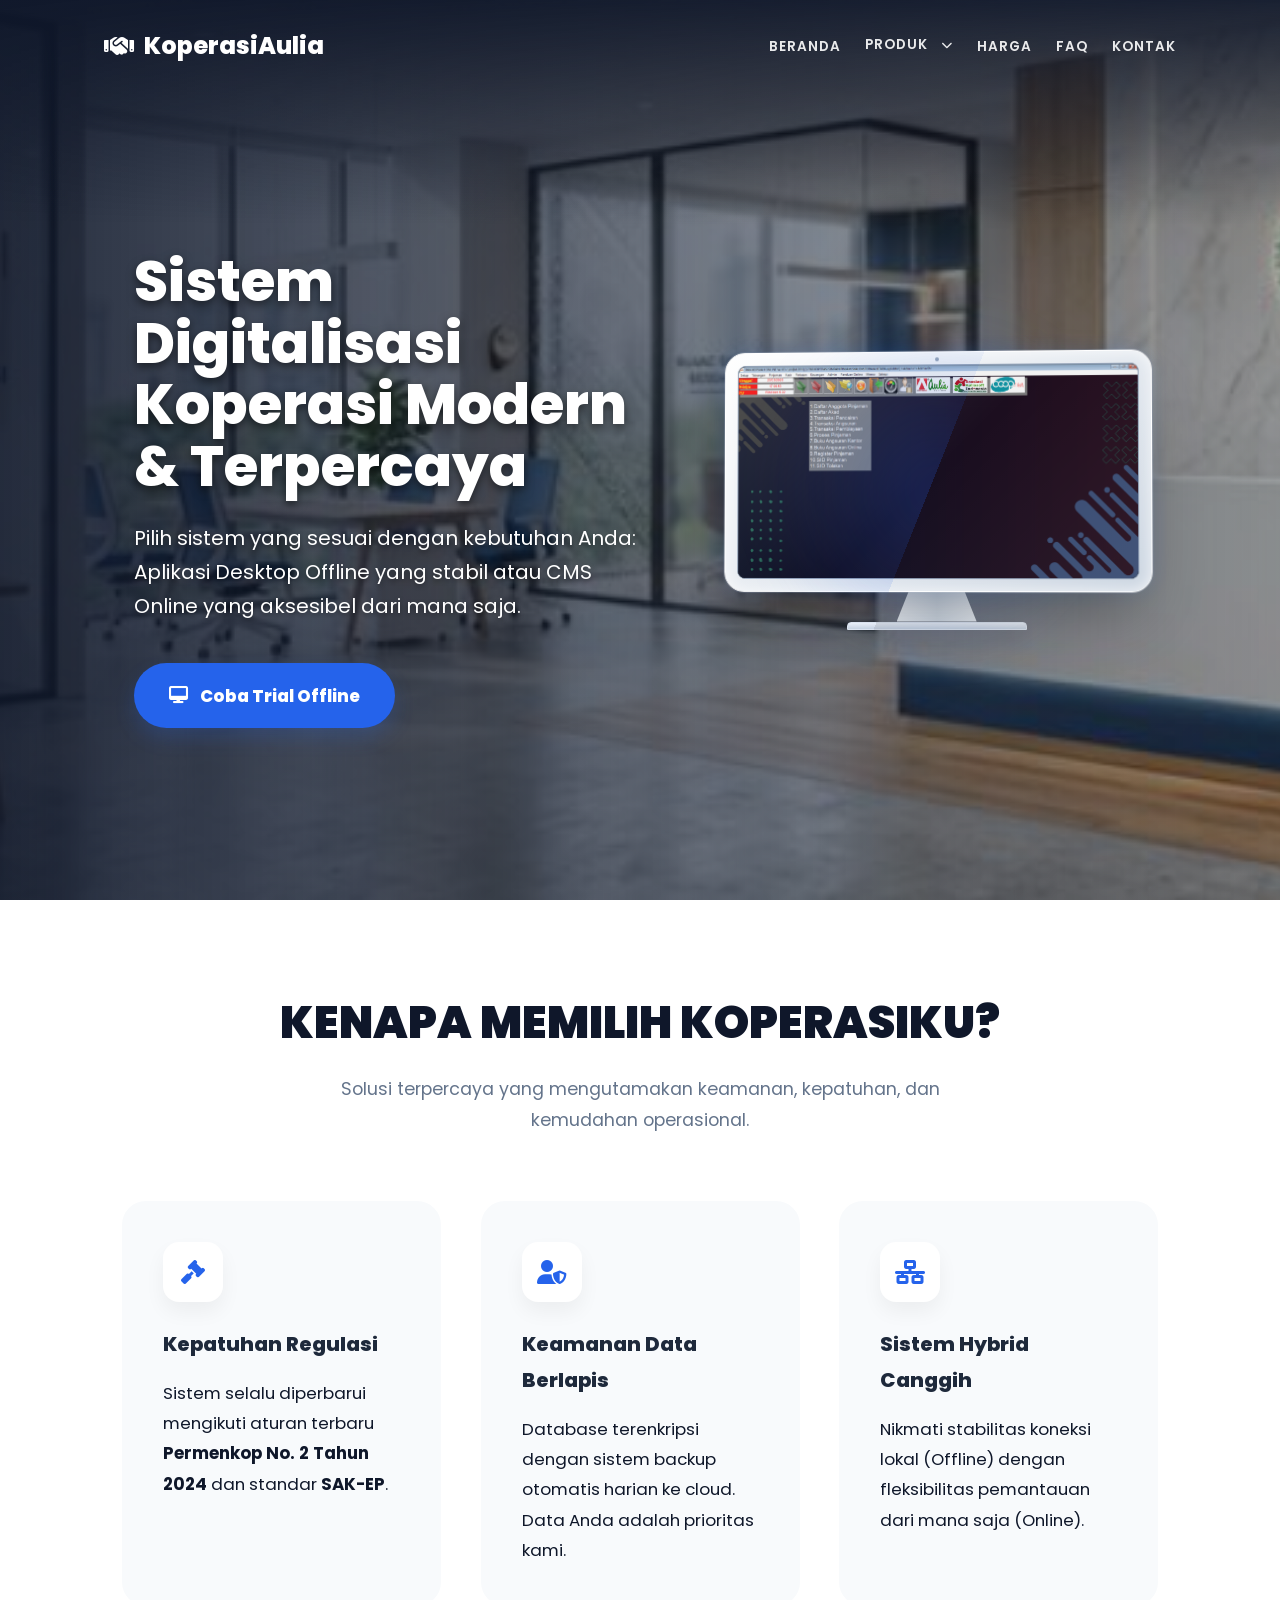
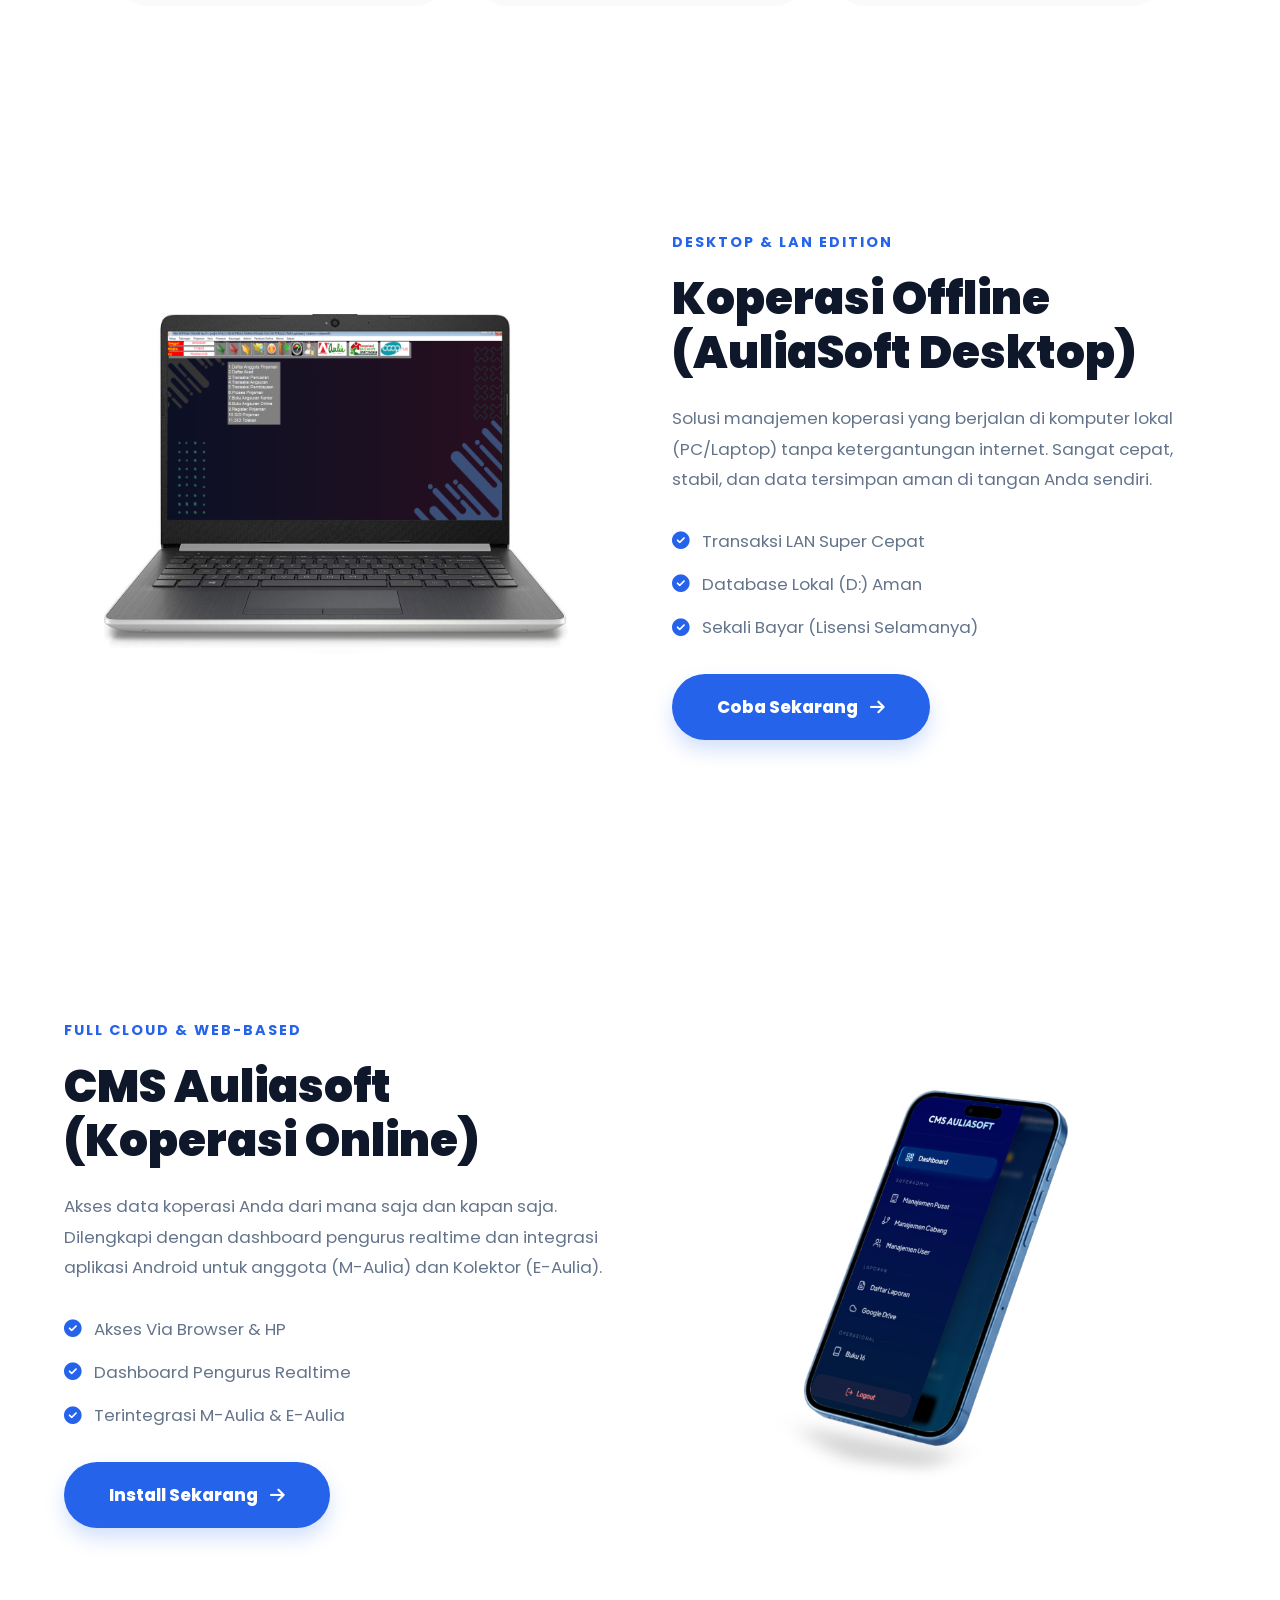
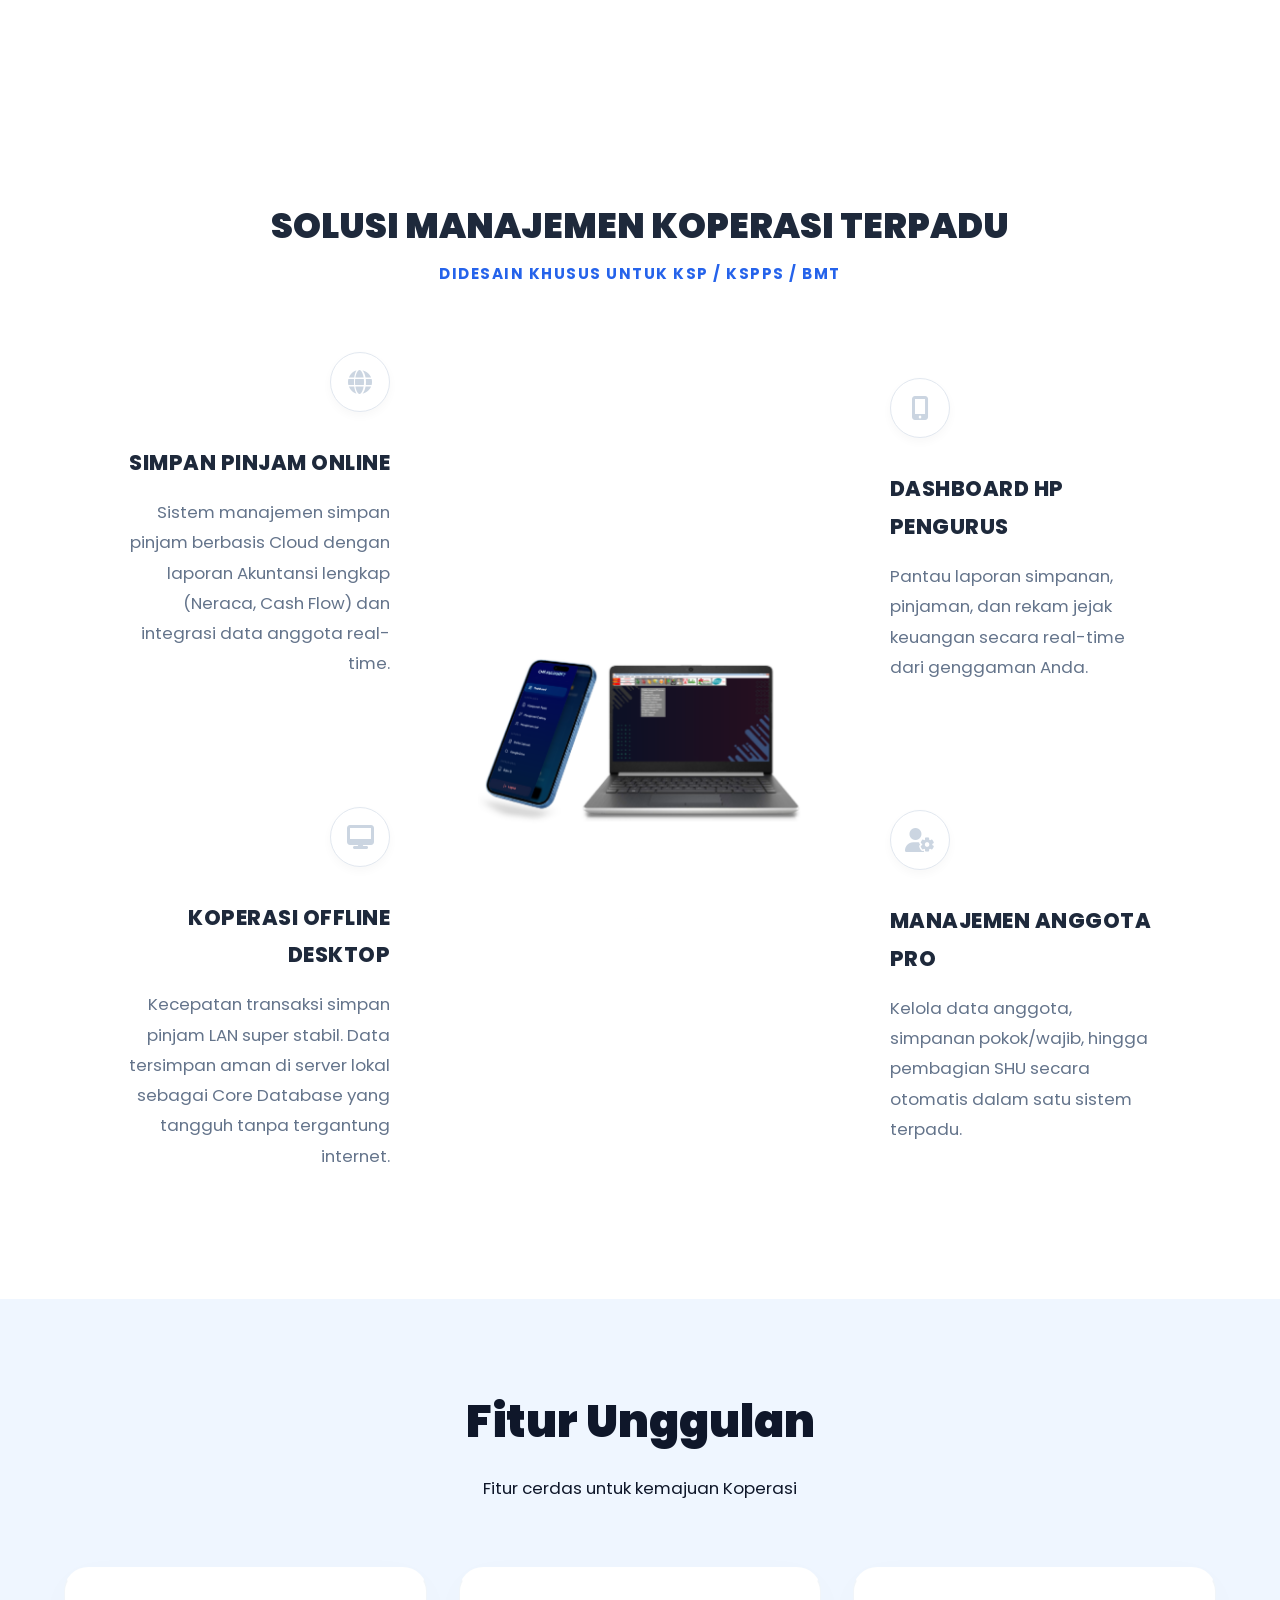
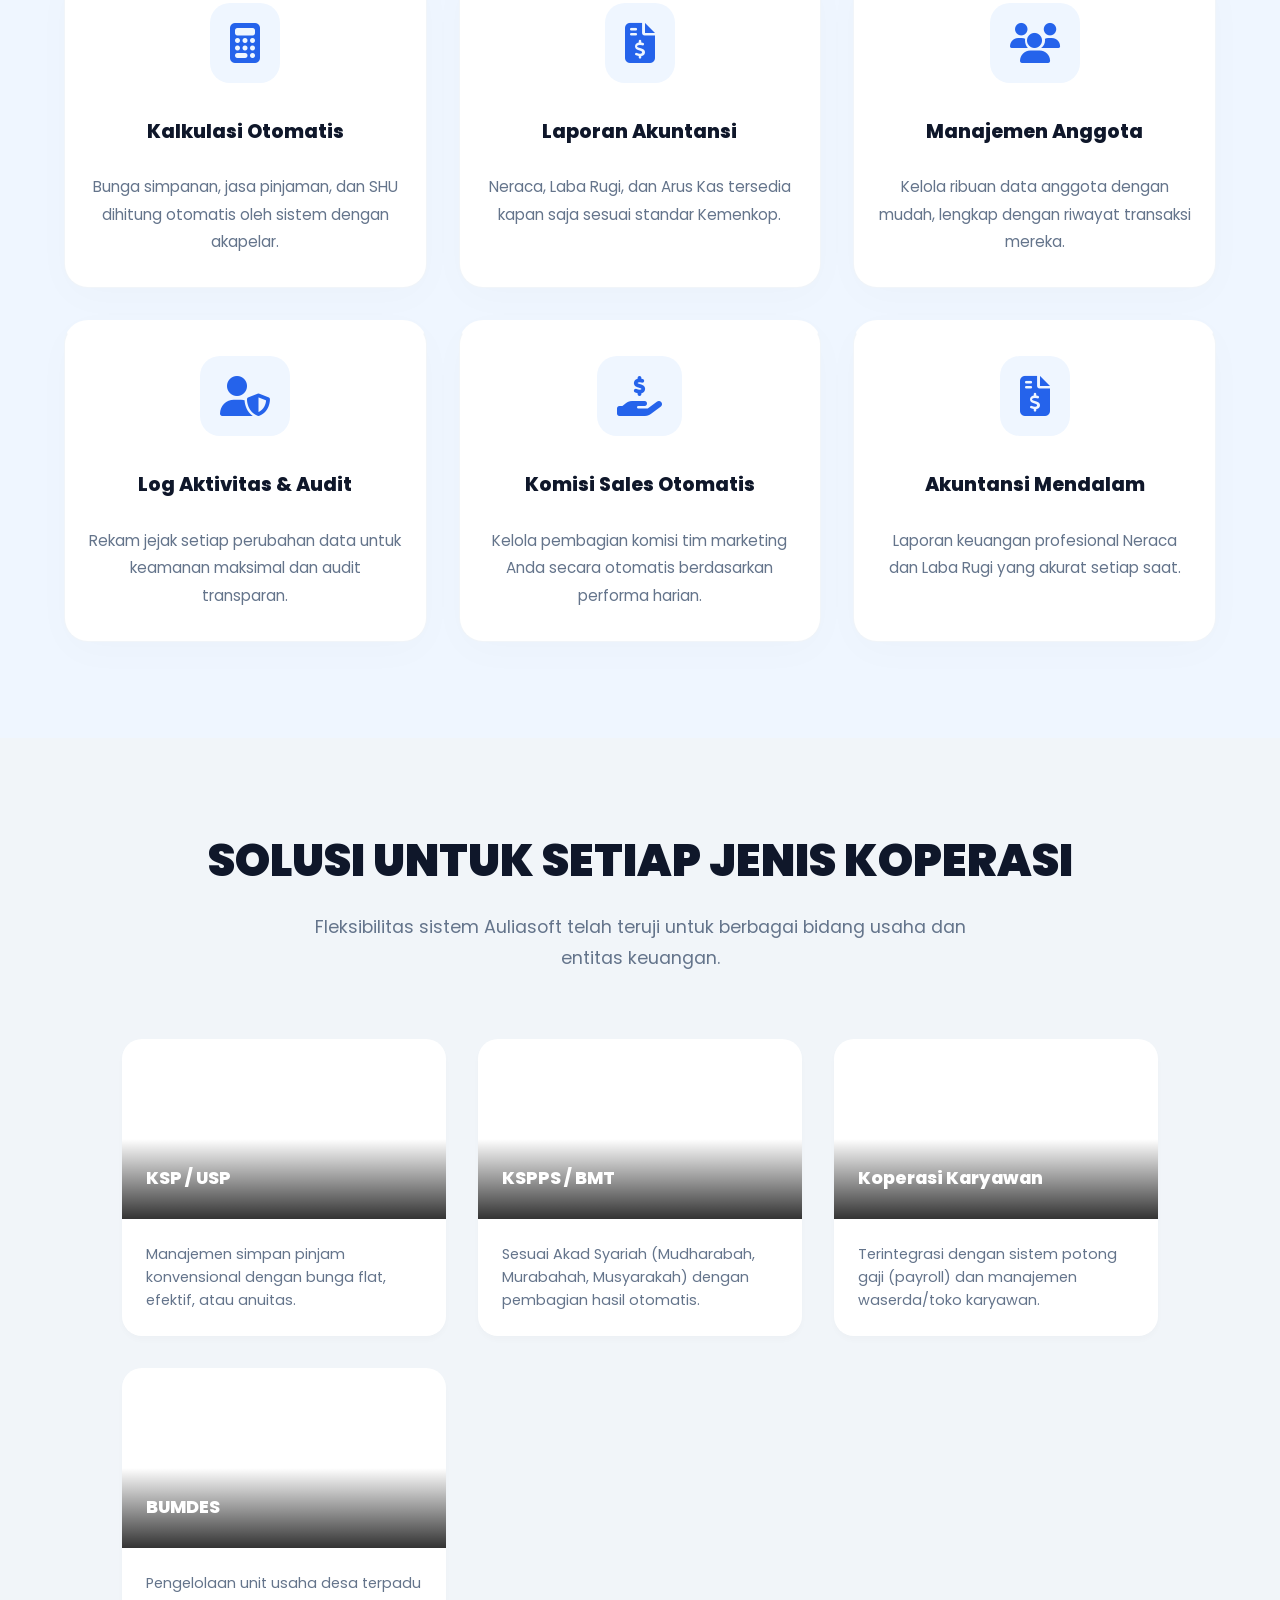
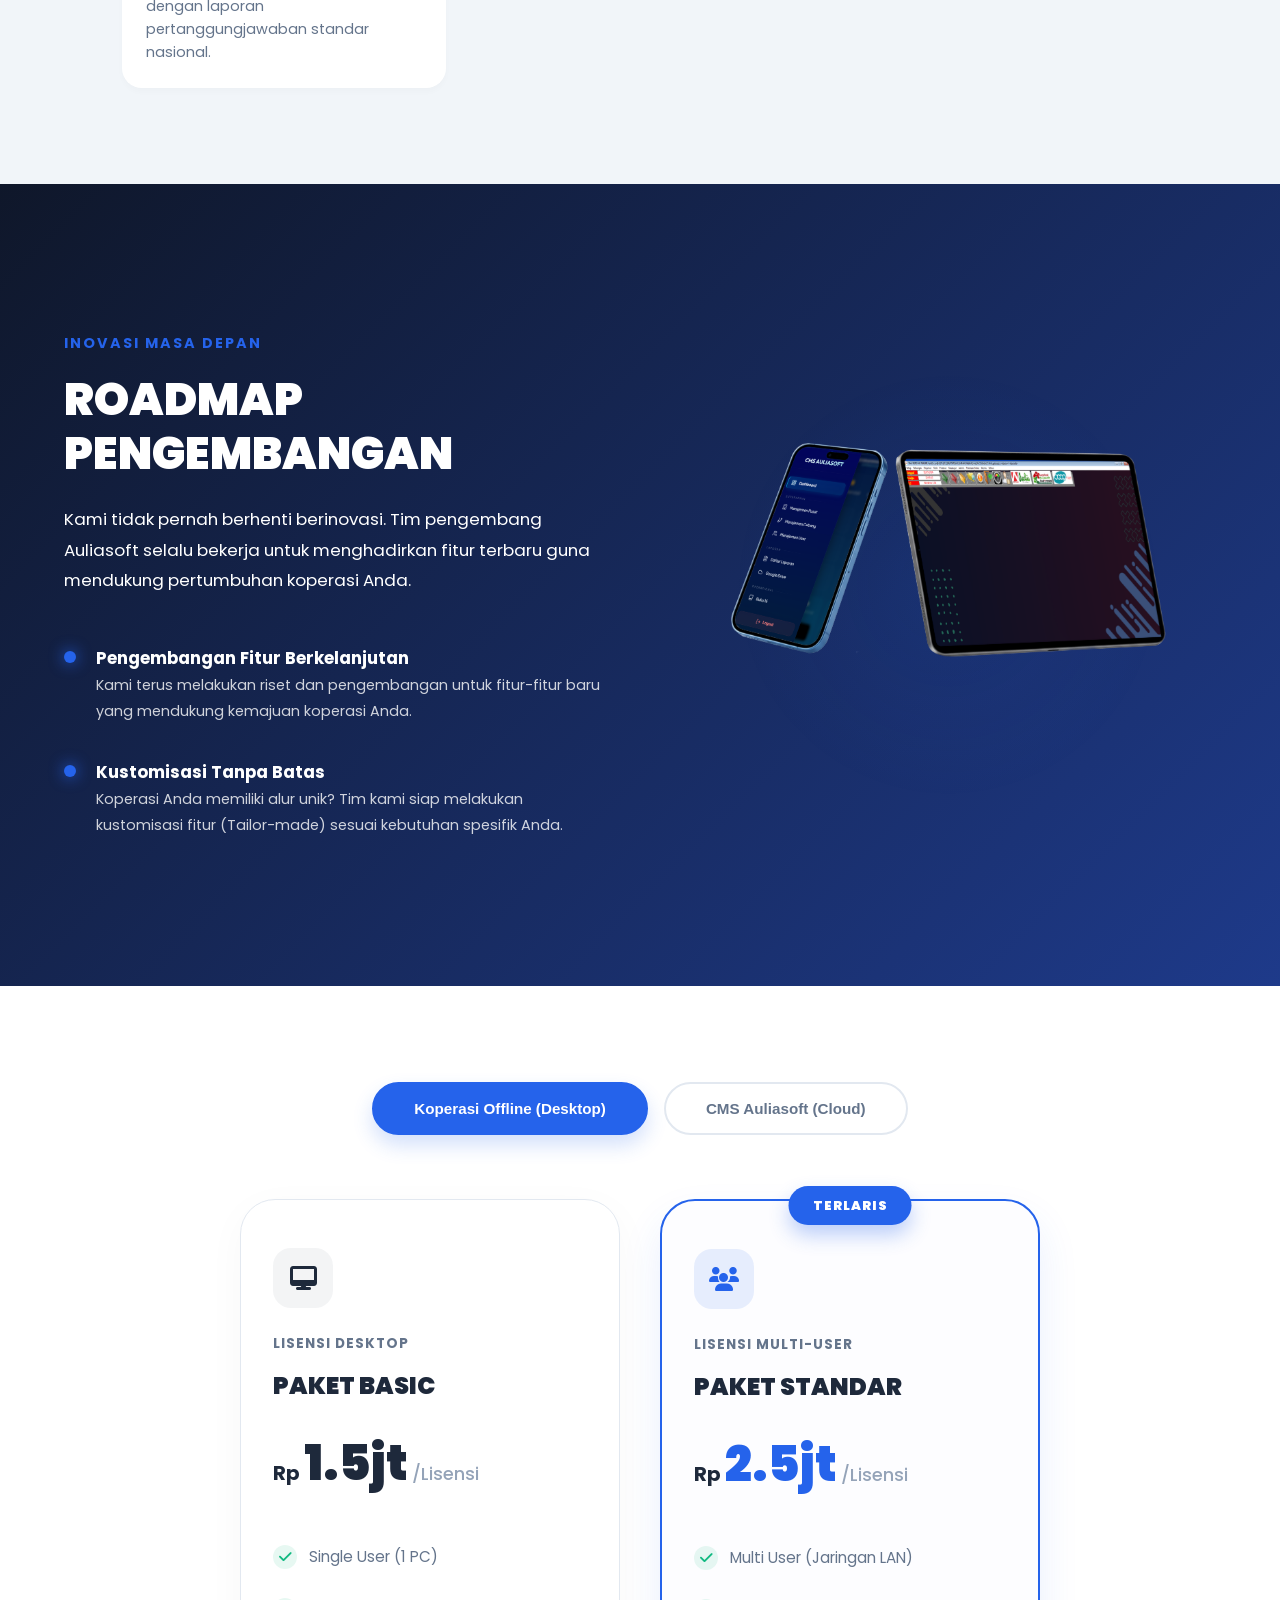
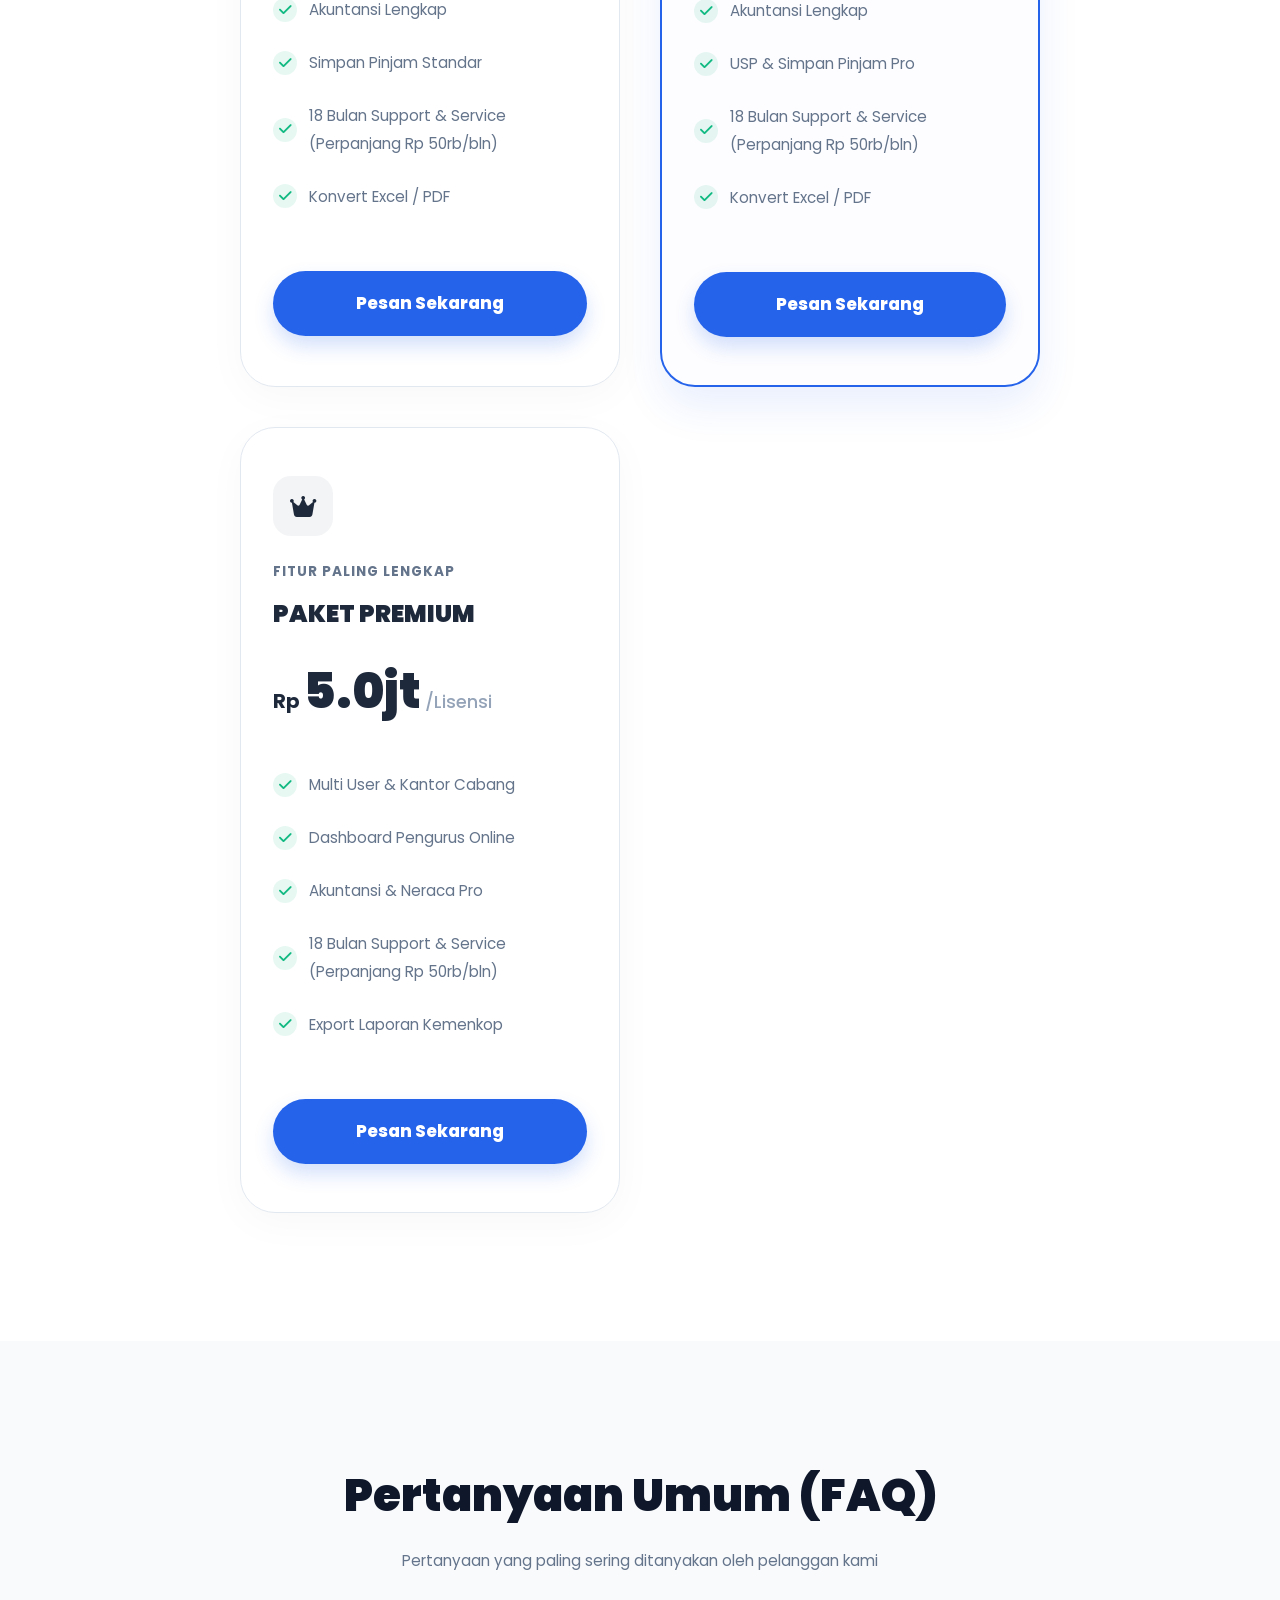
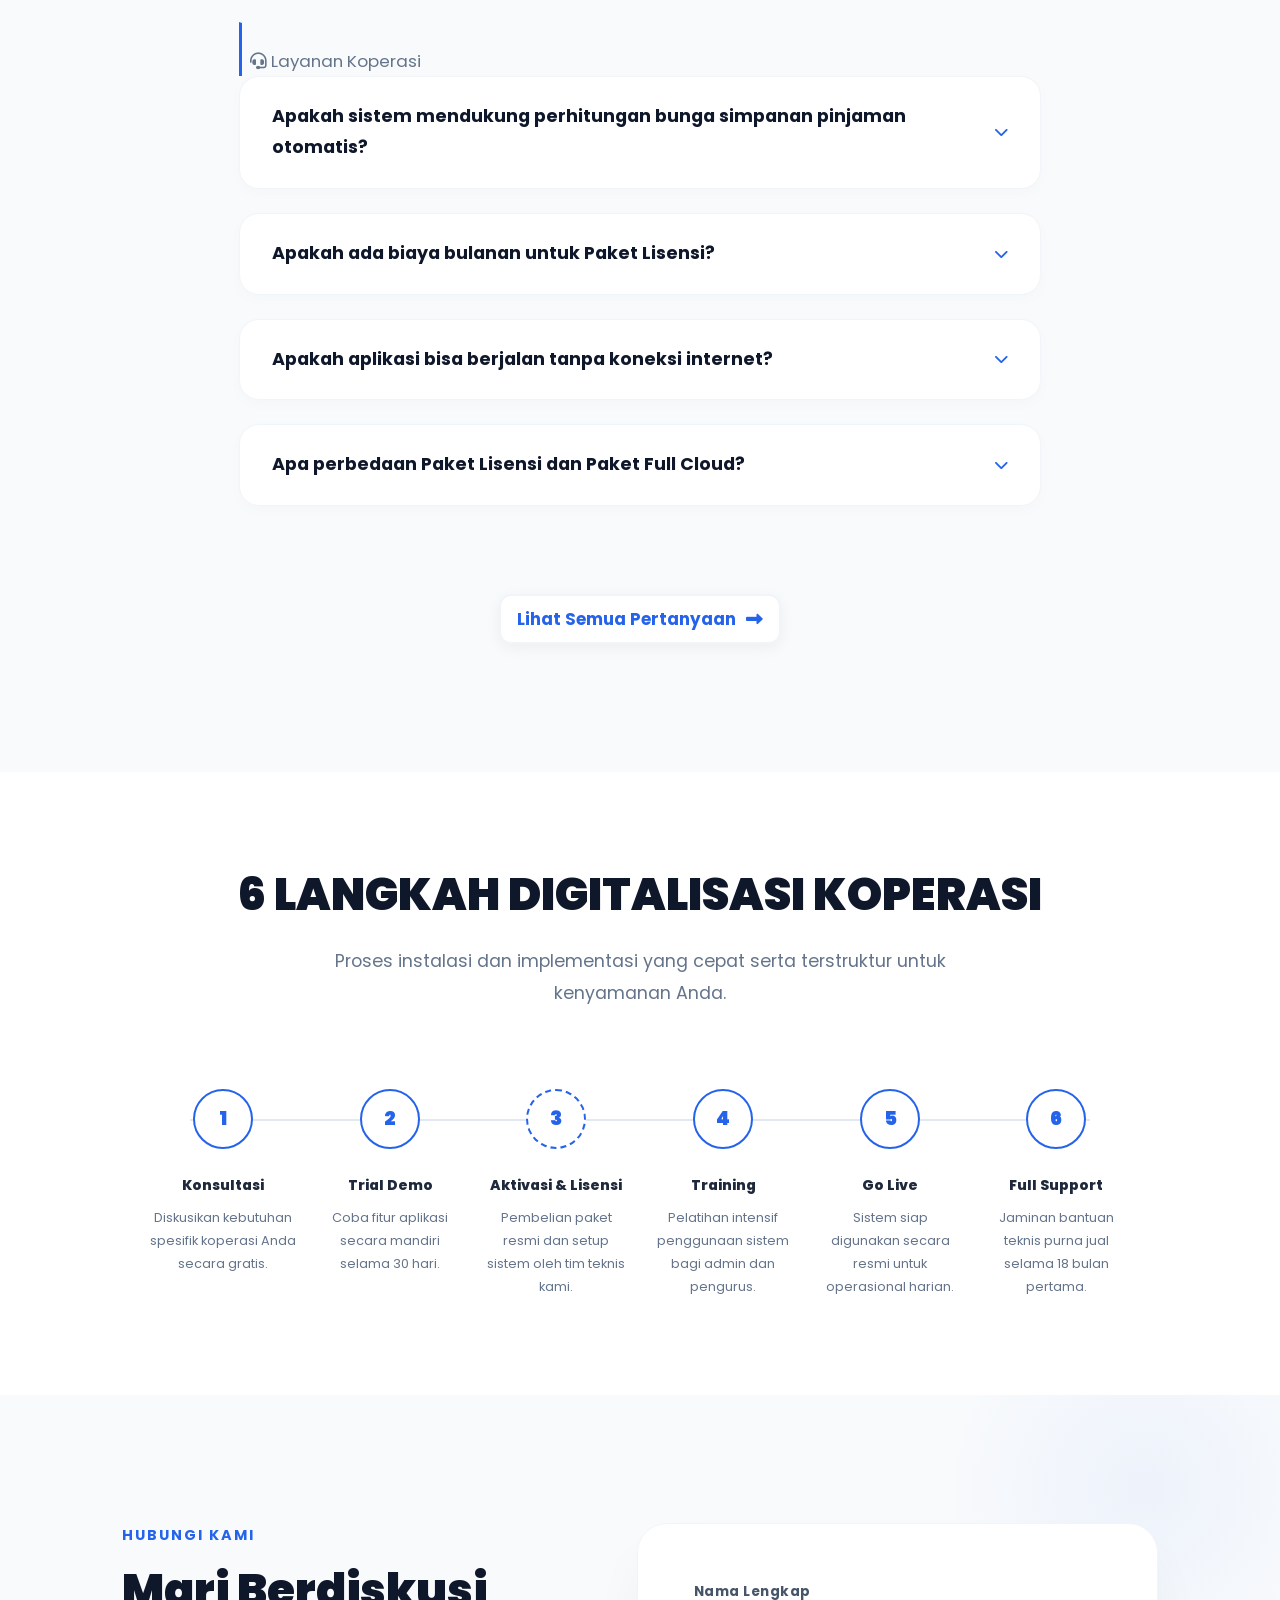
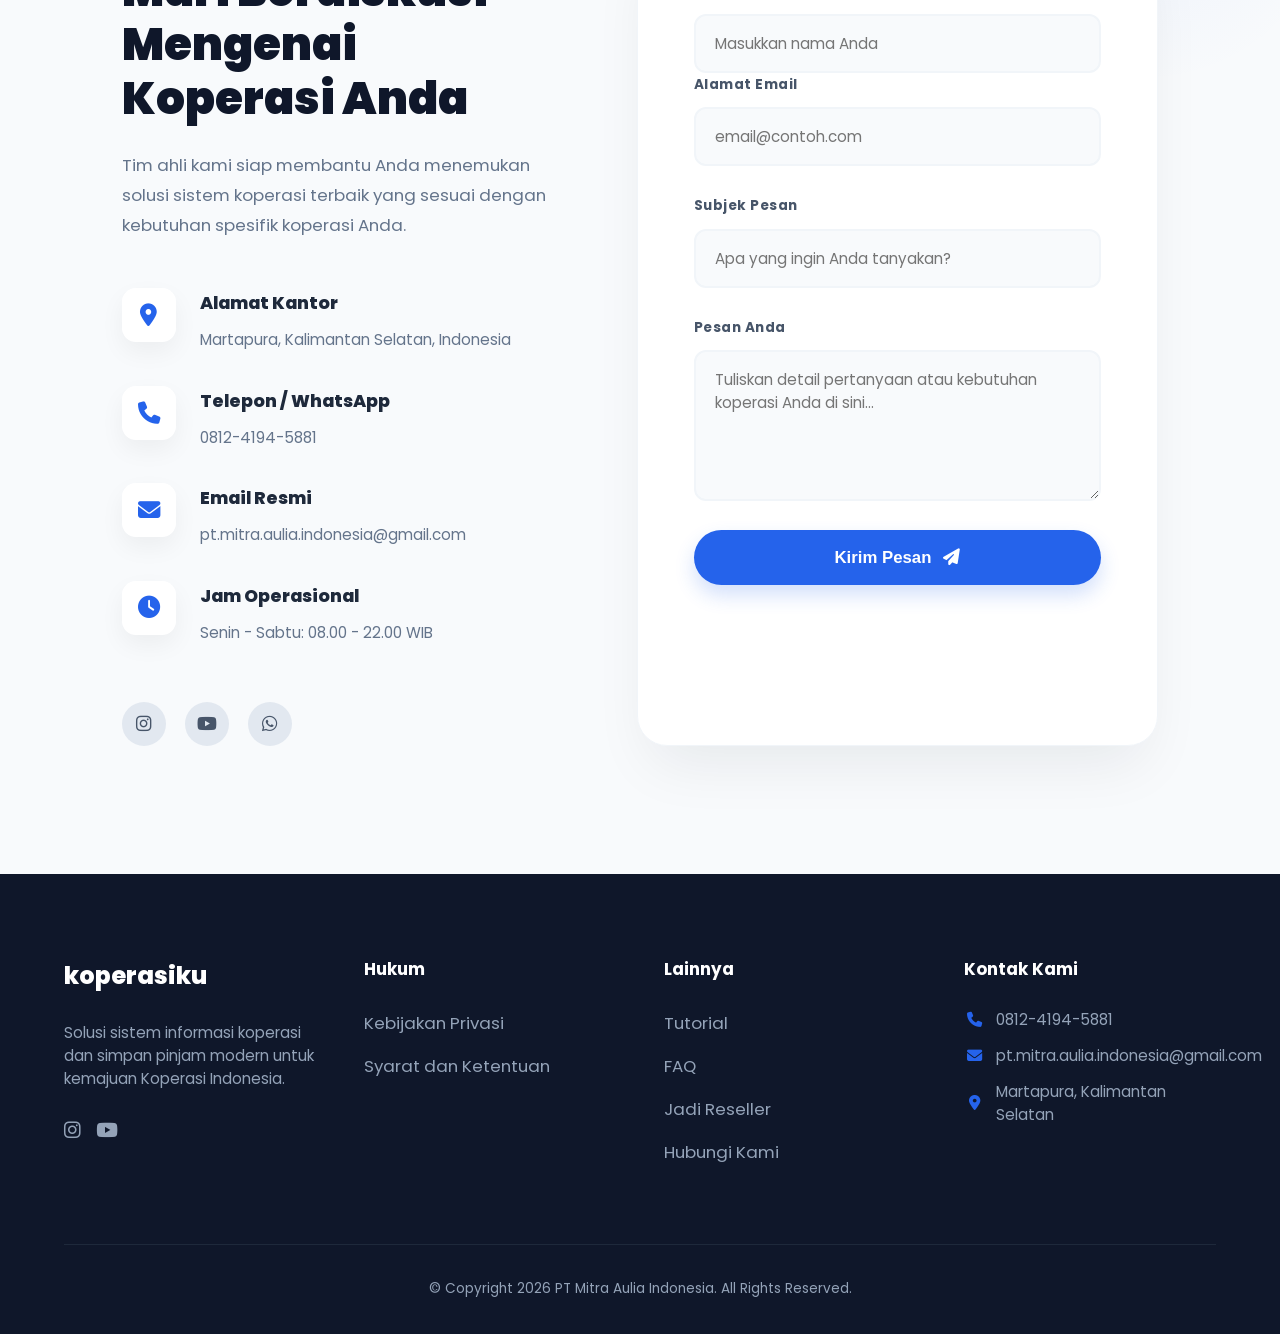
<file: index.html>
<!DOCTYPE html>
<html lang="id">

<head>
  <meta charset="UTF-8" />
  <meta name="viewport" content="width=device-width, initial-scale=1.0" />
  <title>Koperasi Digital - Solusi Manajemen KSP / KSPPS / BMT Modern</title>
  <meta name="description"
    content="Solusi Aplikasi Koperasi No. 1: Sistem Simpan Pinjam Online dan Software Koperasi Offline (Desktop/LAN). Kelola anggota, simpanan, pinjaman, dan laporan keuangan koperasi sesuai standar SAK-EP & Permenkop 2024." />
  <meta name="keywords"
    content="aplikasi koperasi, software simpan pinjam, sistem informasi koperasi, manajemen anggota koperasi, aplikasi bmt syariah, software koperasi terbaik" />
  <link href="https://fonts.googleapis.com/css2?family=Poppins:wght@300;400;500;600;700;800;900&display=swap"
    rel="stylesheet" />
  <link rel="stylesheet" href="https://cdnjs.cloudflare.com/ajax/libs/font-awesome/6.5.1/css/all.min.css" />
  <link rel="stylesheet" href="css/style.css" />
</head>

<body>
  <nav class="navbar navbar-fixed-top">
    <div class="container">
      <div class="navbar-header">
        <a href="#" class="navbar-brand">
          <span class="brand-text"><i class="fas fa-handshake"></i>KoperasiAulia</span>
        </a>
        <div class="mobile-toggle" id="mobile-toggle">
          <i class="fas fa-bars"></i>
        </div>
      </div>

      <div class="collapse navbar-collapse" id="nav-collapse">
        <ul class="nav navbar-nav navbar-right">
          <li><a href="#home">Beranda</a></li>
          <li class="dropdown">
            <a href="#" class="dropdown-toggle" data-toggle="dropdown">Produk <i class="fas fa-chevron-down"></i></a>
            <ul class="dropdown-menu">
              <li><a href="pages/koperasi-offline.html">Koperasi Offline</a></li>
              <li><a href="pages/koperasi-online.html">CMS Auliasoft</a></li>
            </ul>
          </li>
          <li><a href="#harga">Harga</a></li>
          <li><a href="#faq">FAQ</a></li>
          <li><a href="#kontak-form">Kontak</a></li>

        </ul>
      </div>
    </div>
  </nav>

  <!-- Hero Section Redesign -->
  <section class="hero-new" id="home">
    <div class="hero-overlay"></div>
    <div class="container hero-container">
      <div class="hero-text-side">
        <h1 class="fade-in">Sistem Digitalisasi Koperasi Modern & Terpercaya</h1>
        <p class="fade-in delay-1">Pilih sistem yang sesuai dengan kebutuhan Anda: Aplikasi Desktop Offline yang stabil
          atau CMS Online yang aksesibel dari mana saja.</p>
        <div class="hero-btns fade-in delay-2" style="display: flex; gap: 20px; flex-wrap: wrap; margin-top: 1rem;">

          <a href="pages/koperasi-offline.html" class="btn-primary-glow" style="padding: 1.1rem 2.2rem;">
            <i class="fas fa-desktop"></i>
            <span>Coba Trial Offline</span>
          </a>
        </div>
      </div>
      <div class="hero-mockup-side fade-in delay-3">
        <div class="hero-mockup-hero">
          <!-- Ultra-Premium Monitor Mockup -->
          <div class="premium-monitor">
            <div class="monitor-bezel">
              <div class="monitor-sensor"></div>
              <div class="monitor-screen">
                <img src="img/offline-apps.png" alt="AuliaSoft Koperasi Offline Display" class="mockup-single">
                <div class="screen-glare"></div>
              </div>
            </div>
            <div class="monitor-stand"></div>
            <div class="monitor-base"></div>
            <div class="ambient-glow"></div>
          </div>
        </div>
      </div>
    </div>
  </section>

  <!-- Section: Kenapa Memilih Kami? (USP) -->
  <section class="usp-section">
    <div class="container">
      <div class="section-header text-center">
        <h2 class="section-title">KENAPA MEMILIH KOPERASIKU?</h2>
        <p>Solusi terpercaya yang mengutamakan keamanan, kepatuhan, dan kemudahan operasional.</p>
      </div>
      <div class="usp-grid">
        <div class="usp-card fade-in">
          <div class="usp-icon"><i class="fas fa-gavel"></i></div>
          <h4>Kepatuhan Regulasi</h4>
          <p>Sistem selalu diperbarui mengikuti aturan terbaru <strong>Permenkop No. 2 Tahun 2024</strong> dan standar
            <strong>SAK-EP</strong>.
          </p>
        </div>
        <div class="usp-card fade-in delay-1">
          <div class="usp-icon"><i class="fas fa-user-shield"></i></div>
          <h4>Keamanan Data Berlapis</h4>
          <p>Database terenkripsi dengan sistem backup otomatis harian ke cloud. Data Anda adalah prioritas kami.</p>
        </div>
        <div class="usp-card fade-in delay-2">
          <div class="usp-icon"><i class="fas fa-network-wired"></i></div>
          <h4>Sistem Hybrid Canggih</h4>
          <p>Nikmati stabilitas koneksi lokal (Offline) dengan fleksibilitas pemantauan dari mana saja (Online).</p>
        </div>
      </div>
    </div>
  </section>

  <!-- Offline Section -->
  <section id="offline" class="split-section">
    <div class="container-flex">
      <div class="content-half fade-in">
        <div class="image-wrapper">
          <img src="img/laptop-mockup.png" alt="Aplikasi Koperasi Offline Desktop" class="mockup-isometric">
        </div>
      </div>
      <div class="content-half fade-in">
        <span class="section-subtitle">Desktop & LAN Edition</span>
        <h2 class="section-title">Koperasi Offline (AuliaSoft Desktop)</h2>
        <p>Solusi manajemen koperasi yang berjalan di komputer lokal (PC/Laptop) tanpa ketergantungan internet. Sangat
          cepat, stabil, dan data tersimpan aman di tangan Anda sendiri.
        </p>
        <ul class="list-check" style="margin-bottom: 2rem; color: #64748b;">
          <li><i class="fas fa-check-circle" style="color: var(--primary-color);"></i> Transaksi LAN Super Cepat</li>
          <li><i class="fas fa-check-circle" style="color: var(--primary-color);"></i> Database Lokal (D:) Aman</li>
          <li><i class="fas fa-check-circle" style="color: var(--primary-color);"></i> Sekali Bayar (Lisensi Selamanya)
          </li>
        </ul>
        <a href="pages/koperasi-offline.html" class="btn-primary-glow">
          <span>Coba Sekarang</span>
          <i class="fas fa-arrow-right"></i>

        </a>
      </div>
    </div>
  </section>
  <section id="online" class="split-section" style="background: white;">
    <div class="container-flex">
      <div class="content-half fade-in">
        <span class="section-subtitle">Full Cloud & Web-Based</span>
        <h2 class="section-title">CMS Auliasoft (Koperasi Online)</h2>
        <p>Akses data koperasi Anda dari mana saja dan kapan saja. Dilengkapi dengan dashboard pengurus realtime dan
          integrasi aplikasi Android untuk anggota (M-Aulia) dan Kolektor (E-Aulia).
        </p>
        <ul class="list-check" style="margin-bottom: 2rem; color: #64748b;">
          <li><i class="fas fa-check-circle" style="color: var(--secondary-color);"></i> Akses Via Browser & HP</li>
          <li><i class="fas fa-check-circle" style="color: var(--secondary-color);"></i> Dashboard Pengurus Realtime
          </li>
          <li><i class="fas fa-check-circle" style="color: var(--secondary-color);"></i> Terintegrasi M-Aulia & E-Aulia
          </li>
        </ul>
        <a href="https://play.google.com/store/apps/details?id=com.cms.aulia&pli=1" target="_blank"
          class="btn-primary-glow" style="background: #2563eb;">
          <span>Install Sekarang</span>
          <i class="fas fa-arrow-right"></i>
        </a>
      </div>
      <div class="content-half fade-in">
        <div class="image-wrapper">
          <img src="img/handphone.png" alt="CMS Auliasoft Online Dashboard" class="mockup-tablet">
        </div>
      </div>
    </div>
  </section>

  <!-- Fitur Utama Redesign -->
  <section id="fitur" class="features-center-layout">
    <div class="container">
      <div class="features-header">
        <h2 class="title-bold">SOLUSI MANAJEMEN KOPERASI TERPADU</h2>
        <p class="subtitle-blue">Didesain Khusus untuk KSP / KSPPS / BMT</p>
      </div>

      <div class="features-symmetric-grid">
        <!-- Left Side Features -->
        <div class="features-side left-align">
          <div class="feature-item-alt">
            <div class="fi-icon"><i class="fas fa-globe"></i></div>
            <div class="fi-text">
              <h4>SIMPAN PINJAM ONLINE</h4>
              <p>Sistem manajemen simpan pinjam berbasis Cloud dengan laporan Akuntansi lengkap (Neraca, Cash Flow)
                dan integrasi data anggota real-time.</p>
            </div>
          </div>
          <div class="feature-item-alt">
            <div class="fi-icon"><i class="fas fa-desktop"></i></div>
            <div class="fi-text">
              <h4>KOPERASI OFFLINE DESKTOP</h4>
              <p>Kecepatan transaksi simpan pinjam LAN super stabil. Data tersimpan aman di server lokal sebagai Core
                Database
                yang tangguh tanpa tergantung internet.</p>
            </div>
          </div>
        </div>

        <!-- Center Mockup Laptop -->
        <div class="features-mockup">
          <div class="image-wrapper">
            <img src="img/phone-laptop.png" alt="Solusi Koperasi Terpadu Auliasoft" class="mockup-tablet">
          </div>
        </div>

        <!-- Right Side Features -->
        <div class="features-side right-align">
          <div class="feature-item-alt">
            <div class="fi-icon"><i class="fas fa-mobile-screen-button"></i></div>
            <div class="fi-text">
              <h4>DASHBOARD HP PENGURUS</h4>
              <p>Pantau laporan simpanan, pinjaman, dan rekam jejak keuangan secara real-time dari genggaman Anda.</p>
            </div>
          </div>
          <div class="feature-item-alt">
            <div class="fi-icon"><i class="fas fa-user-gear"></i></div>
            <div class="fi-text">
              <h4>MANAJEMEN ANGGOTA PRO</h4>
              <p>Kelola data anggota, simpanan pokok/wajib, hingga pembagian SHU secara otomatis dalam satu sistem
                terpadu.</p>
            </div>
          </div>
        </div>
      </div>
    </div>
  </section>

  <!-- Fitur Lain -->
  <section id="fitur-lain" style="background: var(--bg-blue-light);">
    <h2 class="section-title" style="text-align: center;">Fitur Unggulan</h2>
    <p style="text-align: center; margin-bottom: 4rem;">Fitur cerdas untuk kemajuan Koperasi</p>
    <div class="features-grid small-features">
      <div class="feature-card">
        <i class="fas fa-calculator"></i>
        <h4>Kalkulasi Otomatis</h4>
        <p>Bunga simpanan, jasa pinjaman, dan SHU dihitung otomatis oleh sistem dengan akapelar.</p>
      </div>
      <div class="feature-card">
        <i class="fas fa-file-invoice-dollar"></i>
        <h4>Laporan Akuntansi</h4>
        <p>Neraca, Laba Rugi, dan Arus Kas tersedia kapan saja sesuai standar Kemenkop.</p>
      </div>
      <div class="feature-card">
        <i class="fas fa-users"></i>
        <h4>Manajemen Anggota</h4>
        <p>Kelola ribuan data anggota dengan mudah, lengkap dengan riwayat transaksi mereka.</p>
      </div>
      <div class="feature-card">
        <i class="fas fa-user-shield"></i>
        <h4>Log Aktivitas & Audit</h4>
        <p>Rekam jejak setiap perubahan data untuk keamanan maksimal dan audit transparan.</p>
      </div>
      <div class="feature-card">
        <i class="fas fa-hand-holding-dollar"></i>
        <h4>Komisi Sales Otomatis</h4>
        <p>Kelola pembagian komisi tim marketing Anda secara otomatis berdasarkan performa harian.</p>
      </div>
      <div class="feature-card">
        <i class="fas fa-file-invoice-dollar"></i>
        <h4>Akuntansi Mendalam</h4>
        <p>Laporan keuangan profesional Neraca dan Laba Rugi yang akurat setiap saat.</p>
      </div>
    </div>
  </section>

  <!-- Section: Target Pengguna & Use Cases -->
  <section class="use-cases-section" id="target-pengguna">
    <div class="container">
      <div class="section-header text-center">
        <h2 class="section-title">SOLUSI UNTUK SETIAP JENIS KOPERASI</h2>
        <p>Fleksibilitas sistem Auliasoft telah teruji untuk berbagai bidang usaha dan entitas keuangan.</p>
      </div>
      <div class="use-case-grid">
        <div class="use-case-card fade-in">
          <div class="use-case-img"
            style="background-image: url('https://images.unsplash.com/photo-1554224155-8d04cb21cd6c?auto=format&fit=crop&q=80&w=400')">
            <div class="use-case-overlay">
              <h4>KSP / USP</h4>
            </div>
          </div>
          <div class="use-case-body">
            <p>Manajemen simpan pinjam konvensional dengan bunga flat, efektif, atau anuitas.</p>
          </div>
        </div>
        <div class="use-case-card fade-in delay-1">
          <div class="use-case-img"
            style="background-image: url('https://images.unsplash.com/photo-1542831371-29b0f74f9713?auto=format&fit=crop&q=80&w=400')">
            <div class="use-case-overlay">
              <h4>KSPPS / BMT</h4>
            </div>
          </div>
          <div class="use-case-body">
            <p>Sesuai Akad Syariah (Mudharabah, Murabahah, Musyarakah) dengan pembagian hasil otomatis.</p>
          </div>
        </div>
        <div class="use-case-card fade-in delay-2">
          <div class="use-case-img"
            style="background-image: url('https://images.unsplash.com/photo-1519389950473-47ba0277781c?auto=format&fit=crop&q=80&w=400')">
            <div class="use-case-overlay">
              <h4>Koperasi Karyawan</h4>
            </div>
          </div>
          <div class="use-case-body">
            <p>Terintegrasi dengan sistem potong gaji (payroll) dan manajemen waserda/toko karyawan.</p>
          </div>
        </div>
        <div class="use-case-card fade-in delay-3">
          <div class="use-case-img"
            style="background-image: url('https://images.unsplash.com/photo-1507679799987-c73779587ccf?auto=format&fit=crop&q=80&w=400')">
            <div class="use-case-overlay">
              <h4>BUMDES</h4>
            </div>
          </div>
          <div class="use-case-body">
            <p>Pengelolaan unit usaha desa terpadu dengan laporan pertanggungjawaban standar nasional.</p>
          </div>
        </div>
      </div>
    </div>
  </section>

  <!-- Section: Roadmap & Customization -->
  <section class="roadmap-section">
    <div class="roadmap-container">
      <div class="roadmap-content fade-in">
        <span class="section-subtitle" style="color: var(--secondary-color);">Inovasi Masa Depan</span>
        <h2 class="section-title">ROADMAP PENGEMBANGAN</h2>
        <p>Kami tidak pernah berhenti berinovasi. Tim pengembang Auliasoft selalu bekerja untuk menghadirkan fitur
          terbaru guna mendukung pertumbuhan koperasi Anda.</p>
        <div class="roadmap-list">
          <div class="roadmap-item">
            <div class="roadmap-dot"></div>
            <div>
              <h4>Pengembangan Fitur Berkelanjutan</h4>
              <p style="opacity: 0.8; font-size: 0.9rem;">Kami terus melakukan riset dan pengembangan untuk fitur-fitur
                baru yang mendukung kemajuan koperasi Anda.</p>
            </div>
          </div>
          <div class="roadmap-item">
            <div class="roadmap-dot"></div>
            <div>
              <h4>Kustomisasi Tanpa Batas</h4>
              <p style="opacity: 0.8; font-size: 0.9rem;">Koperasi Anda memiliki alur unik? Tim kami siap melakukan
                kustomisasi fitur (Tailor-made) sesuai kebutuhan spesifik Anda.</p>
            </div>
          </div>
        </div>
      </div>
      <div class="roadmap-visual fade-in delay-2">
        <div class="image-wrapper">
          <img src="img/phone-tablet.png" alt="Roadmap Auliasoft" class="mockup-tablet">
        </div>
      </div>
    </div>
  </section>

  <!-- Harga Section -->
  <section id="harga">
    <div class="container">
      <div class="pricing-tabs">
        <button class="tab-btn active" data-tab="tab-offline">Koperasi Offline (Desktop)</button>
        <button class="tab-btn" data-tab="tab-online">CMS Auliasoft (Cloud)</button>
      </div>

      <!-- Grid Koperasi Offline -->
      <div class="pricing-grid active" id="tab-offline">
        <!-- Paket BASIC -->
        <div class="price-card fade-in">
          <div class="price-header">
            <div class="price-icon-box" style="background: rgba(30, 41, 59, 0.05); color: #1e293b;">
              <i class="fas fa-desktop"></i>
            </div>
            <span class="price-category">Lisensi Desktop</span>
            <h3>PAKET BASIC</h3>
          </div>
          <div class="price-body">
            <div class="price-amount">
              <span class="currency">Rp</span>
              <span class="value">1.5jt</span>
              <span class="period">/Lisensi</span>
            </div>
            <ul class="price-features">
              <li><i class="fas fa-check"></i> Single User (1 PC)</li>
              <li><i class="fas fa-check"></i> Akuntansi Lengkap</li>
              <li><i class="fas fa-check"></i> Simpan Pinjam Standar</li>
              <li><i class="fas fa-check"></i> 18 Bulan Support & Service (Perpanjang Rp 50rb/bln)</li>
              <li><i class="fas fa-check"></i> Konvert Excel / PDF</li>
            </ul>
          </div>
          <div class="price-footer">
            <a href="https://wa.me/6281241945881?text=Halo%20Auliasoft,%20saya%20ingin%20pesan%20Paket%20Koperasi%20Offline%20BASIC."
              class="btn-primary-glow" style="width: 100%;">
              <span>Pesan Sekarang</span>
            </a>
          </div>
        </div>

        <!-- Paket STANDAR -->
        <div class="price-card featured fade-in">
          <div class="popular-badge">TERLARIS</div>
          <div class="price-header">
            <div class="price-icon-box" style="background: rgba(37, 99, 235, 0.1); color: var(--primary-color);">
              <i class="fas fa-users"></i>
            </div>
            <span class="price-category">Lisensi Multi-User</span>
            <h3>PAKET STANDAR</h3>
          </div>
          <div class="price-body">
            <div class="price-amount">
              <span class="currency">Rp</span>
              <span class="value">2.5jt</span>
              <span class="period">/Lisensi</span>
            </div>
            <ul class="price-features">
              <li><i class="fas fa-check"></i> Multi User (Jaringan LAN)</li>
              <li><i class="fas fa-check"></i> Akuntansi Lengkap</li>
              <li><i class="fas fa-check"></i> USP & Simpan Pinjam Pro</li>
              <li><i class="fas fa-check"></i> 18 Bulan Support & Service (Perpanjang Rp 50rb/bln)</li>
              <li><i class="fas fa-check"></i> Konvert Excel / PDF</li>
            </ul>
          </div>
          <div class="price-footer">
            <a href="https://wa.me/6281241945881?text=Halo%20Auliasoft,%20saya%20ingin%20pesan%20Paket%20Koperasi%20Offline%20STANDAR."
              class="btn-primary-glow" style="width: 100%;">
              <span>Pesan Sekarang</span>
            </a>
          </div>
        </div>

        <!-- Paket PREMIUM -->
        <div class="price-card fade-in">
          <div class="price-header">
            <div class="price-icon-box" style="background: rgba(30, 41, 59, 0.05); color: #1e293b;">
              <i class="fas fa-crown"></i>
            </div>
            <span class="price-category">Fitur Paling Lengkap</span>
            <h3>PAKET PREMIUM</h3>
          </div>
          <div class="price-body">
            <div class="price-amount">
              <span class="currency">Rp</span>
              <span class="value">5.0jt</span>
              <span class="period">/Lisensi</span>
            </div>
            <ul class="price-features">
              <li><i class="fas fa-check"></i> Multi User & Kantor Cabang</li>
              <li><i class="fas fa-check"></i> Dashboard Pengurus Online</li>
              <li><i class="fas fa-check"></i> Akuntansi & Neraca Pro</li>
              <li><i class="fas fa-check"></i> 18 Bulan Support & Service (Perpanjang Rp 50rb/bln)</li>
              <li><i class="fas fa-check"></i> Export Laporan Kemenkop</li>
            </ul>
          </div>
          <div class="price-footer">
            <a href="https://wa.me/6281241945881?text=Halo%20Auliasoft,%20saya%20ingin%20pesan%20Paket%20Koperasi%20Offline%20PREMIUM."
              class="btn-primary-glow" style="width: 100%;">
              <span>Pesan Sekarang</span>
            </a>
          </div>
        </div>
      </div>

      <!-- Grid CMS Auliasoft -->
      <div class="pricing-grid" id="tab-online">
        <!-- Dashboard Monitoring -->
        <div class="price-card fade-in">
          <div class="price-header">
            <div class="price-icon-box" style="background: rgba(30, 41, 59, 0.05); color: #1e293b;">
              <i class="fas fa-chart-line"></i>
            </div>
            <span class="price-category">Monitoring Realtime</span>
            <h3>WEB DASHBOARD</h3>
          </div>
          <div class="price-body">
            <div class="price-amount">
              <span class="currency">Rp</span>
              <span class="value">300rb</span>
              <span class="period">/Tahun</span>
            </div>
            <ul class="price-features">
              <li><i class="fas fa-check"></i> Sinkronisasi Laporan Lokal</li>
              <li><i class="fas fa-check"></i> Pantau via Web & Browser</li>
              <li><i class="fas fa-check"></i> Dashboard Pengurus Realtime</li>
              <li><i class="fas fa-check"></i> Login Owner/Owner HP</li>
              <li><i class="fas fa-check"></i> Keamanan Data Cloud SSL</li>
            </ul>
          </div>
          <div class="price-footer">
            <a href="https://wa.me/6281241945881?text=Halo%20Auliasoft,%20saya%20ingin%20langganan%20CMS%20Dashboard%20Monitoring."
              class="btn-primary-glow" style="width: 100%;">
              <span>Mulai Berlangganan</span>
            </a>
          </div>
        </div>

        <!-- Full Cloud Package -->
        <div class="price-card featured fade-in">
          <div class="popular-badge">REKOMENDASI</div>
          <div class="price-header">
            <div class="price-icon-box" style="background: rgba(37, 99, 235, 0.1); color: var(--primary-color);">
              <i class="fas fa-cloud-upload-alt"></i>
            </div>
            <span class="price-category">Layanan Cloud Lengkap</span>
            <h3>ONLINE HUB PRO</h3>
          </div>
          <div class="price-body">
            <div class="price-amount">
              <span class="currency">Rp</span>
              <span class="value">600rb</span>
              <span class="period">/Tahun</span>
            </div>
            <ul class="price-features">
              <li><i class="fas fa-check"></i> <b>Menu Operasional:</b> Buku 16 Lengkap</li>
              <li><i class="fas fa-check"></i> <b>Daftar Laporan:</b> Sync Lokal & G-Drive</li>
              <li><i class="fas fa-check"></i> Dashboard Pengurus Realtime</li>
              <li><i class="fas fa-check"></i> Integrasi M-Aulia & E-Aulia</li>
              <li><i class="fas fa-check"></i> Backup Otomatis & Support 24/7</li>
            </ul>
          </div>
          <div class="price-footer">
            <a href="https://wa.me/6281241945881?text=Halo%20Auliasoft,%20saya%20ingin%20langganan%20Paket%20Online%20Hub%20Pro."
              class="btn-primary-glow" style="filter: hue-rotate(15deg);">
              <span>Mulai Berlangganan</span>
            </a>
          </div>
        </div>
      </div>

      <!-- Akses Cepat Pelanggan CMS (Mobile & Web) -->
      <div class="cms-access-container fade-in" id="cms-access-box"
        style="display: none; margin-top: 3rem; text-align: center;">
        <div
          style="background: rgba(37, 99, 235, 0.05); padding: 2rem; border-radius: 24px; border: 1px dashed var(--primary-color);">
          <h4 style="color: var(--primary-color); margin-bottom: 0.5rem; font-weight: 800;">SUDAH JADI PELANGGAN?</h4>
          <p style="font-size: 0.9rem; color: #64748b; margin-bottom: 1.5rem;">Akses sistem Anda langsung melalui Web
            Browser atau Aplikasi Mobile</p>
          <div style="display: flex; justify-content: center; gap: 1rem; flex-wrap: wrap;">
            <a href="https://cms.auliasoft.com/" target="_blank" class="btn-outline-primary">
              <i class="fas fa-globe"></i> Masuk Web Dashboard
            </a>
            <a href="https://play.google.com/store/apps/details?id=com.cms.aulia" target="_blank"
              class="btn-outline-primary">
              <i class="fab fa-google-play"></i> Download App Android
            </a>
          </div>
        </div>
      </div>
    </div>
  </section>

  <!-- FAQ Preview Section -->
  <section id="faq">
    <div class="container container-faq">
      <h2 class="section-title text-center">Pertanyaan Umum (FAQ)</h2>
      <p style="text-align: center; color: var(--text-muted); margin-bottom: 3rem; font-size: 0.95rem;">Pertanyaan yang
        paling sering ditanyakan oleh pelanggan kami</p>
      <div class="faq-accordion">
        <div class="faq-category">
          <p class="faq-category-title"><i class="fas fa-headset"></i> Layanan Koperasi</p>
          <div class="faq-accordion">
            <details>
              <summary>
                Apakah sistem mendukung perhitungan bunga simpanan pinjaman otomatis? <i
                  class="fas fa-chevron-down"></i>
              </summary>
              <p>Ya, sistem koperasiku mendukung perhitungan bunga simpanan (bulanan/harian) dan pinjaman
                (flat/efektif/anuitas)
                secara otomatis sesuai parameter yang ditentukan pengurus.</p>
            </details>
          </div>
        </div>
        <details>
          <summary>
            Apakah ada biaya bulanan untuk Paket Lisensi?
            <i class="fas fa-chevron-down"></i>
          </summary>
          <p>Tidak ada biaya bulanan wajib. Paket Lisensi adalah sistem "Sekali Bayar" untuk lisensi
            selamanya. Layanan Support/Kendala diberikan secara gratis selama 18 bulan pertama. Setelah masa tersebut
            berakhir, biayanya hanya Rp 50.000 per bulan untuk support sistem jika Anda membutuhkan bantuan teknis.</p>
        </details>
        <details>
          <summary>
            Apakah aplikasi bisa berjalan tanpa koneksi internet?
            <i class="fas fa-chevron-down"></i>
          </summary>
          <p>Ya, aplikasi Lisensi Offline/LAN menggunakan <strong>Sistem Hybrid</strong>. Operasional harian berjalan
            100% secara lokal tanpa internet. Internet hanya dibutuhkan saat aktivasi awal atau jika Anda mengaktifkan
            sinkronisasi Cloud untuk monitoring HP dan backup otomatis.</p>
        </details>
        <details>
          <summary>
            Apa perbedaan Paket Lisensi dan Paket Full Cloud?
            <i class="fas fa-chevron-down"></i>
          </summary>
          <p>Paket Lisensi (Offline/LAN) bersifat <strong>Sekali Bayar</strong> dengan penyimpanan data di server lokal
            (Hybrid). Paket Full Cloud (CMS Koperasi) menggunakan sistem <strong>Sewa Bulanan</strong> yang 100%
            berbasis web untuk akses fleksibel dari mana saja tanpa instalasi.</p>
        </details>
      </div>

      <!-- CTA to Full FAQ Page -->
      <div style="text-align: center; margin-top: 3rem;">
        <a href="pages/faq.html" class="btn-simple">
          Lihat Semua Pertanyaan <i class="fas fa-long-arrow-alt-right"></i>
        </a>
      </div>
    </div>
  </section>

  <!-- Section: Alur Implementasi Digital -->
  <section class="flow-section" id="alur">
    <div class="container">
      <div class="section-header text-center">
        <h2 class="section-title">6 LANGKAH DIGITALISASI KOPERASI</h2>
        <p>Proses instalasi dan implementasi yang cepat serta terstruktur untuk kenyamanan Anda.</p>
      </div>
      <div class="flow-steps">
        <div class="flow-step fade-in">
          <div class="step-circle">1</div>
          <h5>Konsultasi</h5>
          <p>Diskusikan kebutuhan spesifik koperasi Anda secara gratis.</p>
        </div>
        <div class="flow-step fade-in delay-1">
          <div class="step-circle">2</div>
          <h5>Trial Demo</h5>
          <p>Coba fitur aplikasi secara mandiri selama 30 hari.</p>
        </div>
        <div class="flow-step fade-in delay-2">
          <div class="step-circle" style="border-style: dashed;">3</div>
          <h5>Aktivasi & Lisensi</h5>
          <p>Pembelian paket resmi dan setup sistem oleh tim teknis kami.</p>
        </div>
        <div class="flow-step fade-in delay-3">
          <div class="step-circle">4</div>
          <h5>Training</h5>
          <p>Pelatihan intensif penggunaan sistem bagi admin dan pengurus.</p>
        </div>
        <div class="flow-step fade-in delay-4">
          <div class="step-circle">5</div>
          <h5>Go Live</h5>
          <p>Sistem siap digunakan secara resmi untuk operasional harian.</p>
        </div>
        <div class="flow-step fade-in delay-5">
          <div class="step-circle">6</div>
          <h5>Full Support</h5>
          <p>Jaminan bantuan teknis purna jual selama 18 bulan pertama.</p>
        </div>
      </div>
    </div>
  </section>

  <!-- Kontak Form Section Redesign -->
  <section id="kontak-form">
    <div class="container">
      <div class="contact-wrapper">
        <!-- Left Side: Contact Info -->
        <div class="contact-info">
          <span class="section-subtitle">Hubungi Kami</span>
          <h2 class="section-title">Mari Berdiskusi Mengenai Koperasi Anda</h2>
          <p class="contact-description">Tim ahli kami siap membantu Anda menemukan solusi sistem koperasi terbaik yang
            sesuai dengan kebutuhan spesifik koperasi Anda.</p>

          <div class="info-items">
            <div class="info-item">
              <div class="info-icon"><i class="fas fa-location-dot"></i></div>
              <div class="info-text">
                <h4>Alamat Kantor</h4>
                <p>Martapura, Kalimantan Selatan, Indonesia</p>
              </div>
            </div>
            <div class="info-item">
              <div class="info-icon"><i class="fas fa-phone"></i></div>
              <div class="info-text">
                <h4>Telepon / WhatsApp</h4>
                <p>0812-4194-5881</p>
              </div>
            </div>
            <div class="info-item">
              <div class="info-icon"><i class="fas fa-envelope"></i></div>
              <div class="info-text">
                <h4>Email Resmi</h4>
                <p>pt.mitra.aulia.indonesia@gmail.com</p>
              </div>
            </div>
            <div class="info-item">
              <div class="info-icon"><i class="fas fa-clock"></i></div>
              <div class="info-text">
                <h4>Jam Operasional</h4>
                <p>Senin - Sabtu: 08.00 - 22.00 WIB</p>
              </div>
            </div>
          </div>

          <div class="social-links-contact">
            <a href="https://www.instagram.com/auliasoft/" target="_blank"><i class="fab fa-instagram"></i></a>
            <a href="https://www.youtube.com/@auliasoftchannel3554" target="_blank"><i class="fab fa-youtube"></i></a>
            <a href="https://wa.me/6281241945881" target="_blank"><i class="fab fa-whatsapp"></i></a>
          </div>
        </div>

        <!-- Right Side: Contact Form -->
        <div class="contact-form-container">
          <form class="premium-contact-form">
            <div class="form-row">
              <div class="form-group-alt">
                <label>Nama Lengkap</label>
                <input type="text" placeholder="Masukkan nama Anda" required>
              </div>
              <div class="form-group-alt">
                <label>Alamat Email</label>
                <input type="email" placeholder="email@contoh.com" required>
              </div>
            </div>
            <div class="form-group-alt">
              <label>Subjek Pesan</label>
              <input type="text" placeholder="Apa yang ingin Anda tanyakan?" required>
            </div>
            <div class="form-group-alt">
              <label>Pesan Anda</label>
              <textarea placeholder="Tuliskan detail pertanyaan atau kebutuhan koperasi Anda di sini..." rows="5"
                required></textarea>
            </div>
            <button type="submit" class="btn-primary-glow">
              <span>Kirim Pesan</span>
              <i class="fas fa-paper-plane"></i>
            </button>
          </form>
        </div>
      </div>
    </div>
  </section>


  <!-- Footer / Kontak -->
  <footer id="kontak">
    <div class="footer-grid">
      <div class="footer-section">
        <h4 style="color: white; font-weight: 800; font-size: 1.5rem;">koperasiku</h4>
        <p>Solusi sistem informasi koperasi dan simpan pinjam modern untuk kemajuan Koperasi Indonesia.</p>
        <div class="social-icons" style="margin-top: 1.5rem;">
          <a href="https://www.instagram.com/auliasoft/"><i class="fab fa-instagram"></i></a>
          <a href="https://www.youtube.com/@auliasoftchannel3554"><i class="fab fa-youtube"></i></a>
        </div>
      </div>
      <div class="footer-section">
        <h4>Hukum</h4>
        <ul class="footer-links">
          <li><a href="pages/kebijakan-privasi.html">Kebijakan Privasi</a></li>
          <li><a href="pages/syarat-ketentuan.html">Syarat dan Ketentuan</a></li>
        </ul>
      </div>
      <div class="footer-section">
        <h4>Lainnya</h4>
        <ul class="footer-links">
          <li><a href="https://panduan.auliasoft.com/" target="_blank">Tutorial</a></li>
          <li><a href="pages/faq.html">FAQ</a></li>
          <li><a href="#">Jadi Reseller</a></li>
          <li><a href="#kontak-form">Hubungi Kami</a></li>
        </ul>
      </div>
      <div class="footer-section">
        <h4>Kontak Kami</h4>
        <p><i class="fas fa-phone"></i> 0812-4194-5881</p>
        <p><i class="fas fa-envelope"></i>pt.mitra.aulia.indonesia@gmail.com</p>
        <p><i class="fas fa-location-dot"></i> Martapura, Kalimantan Selatan</p>
      </div>
    </div>
    <div class="footer-bottom">
      <p>&copy; Copyright 2026 PT Mitra Aulia Indonesia. All Rights Reserved.</p>
    </div>
  </footer>

  <script src="js/script.js"></script>
</body>

</html>
</file>
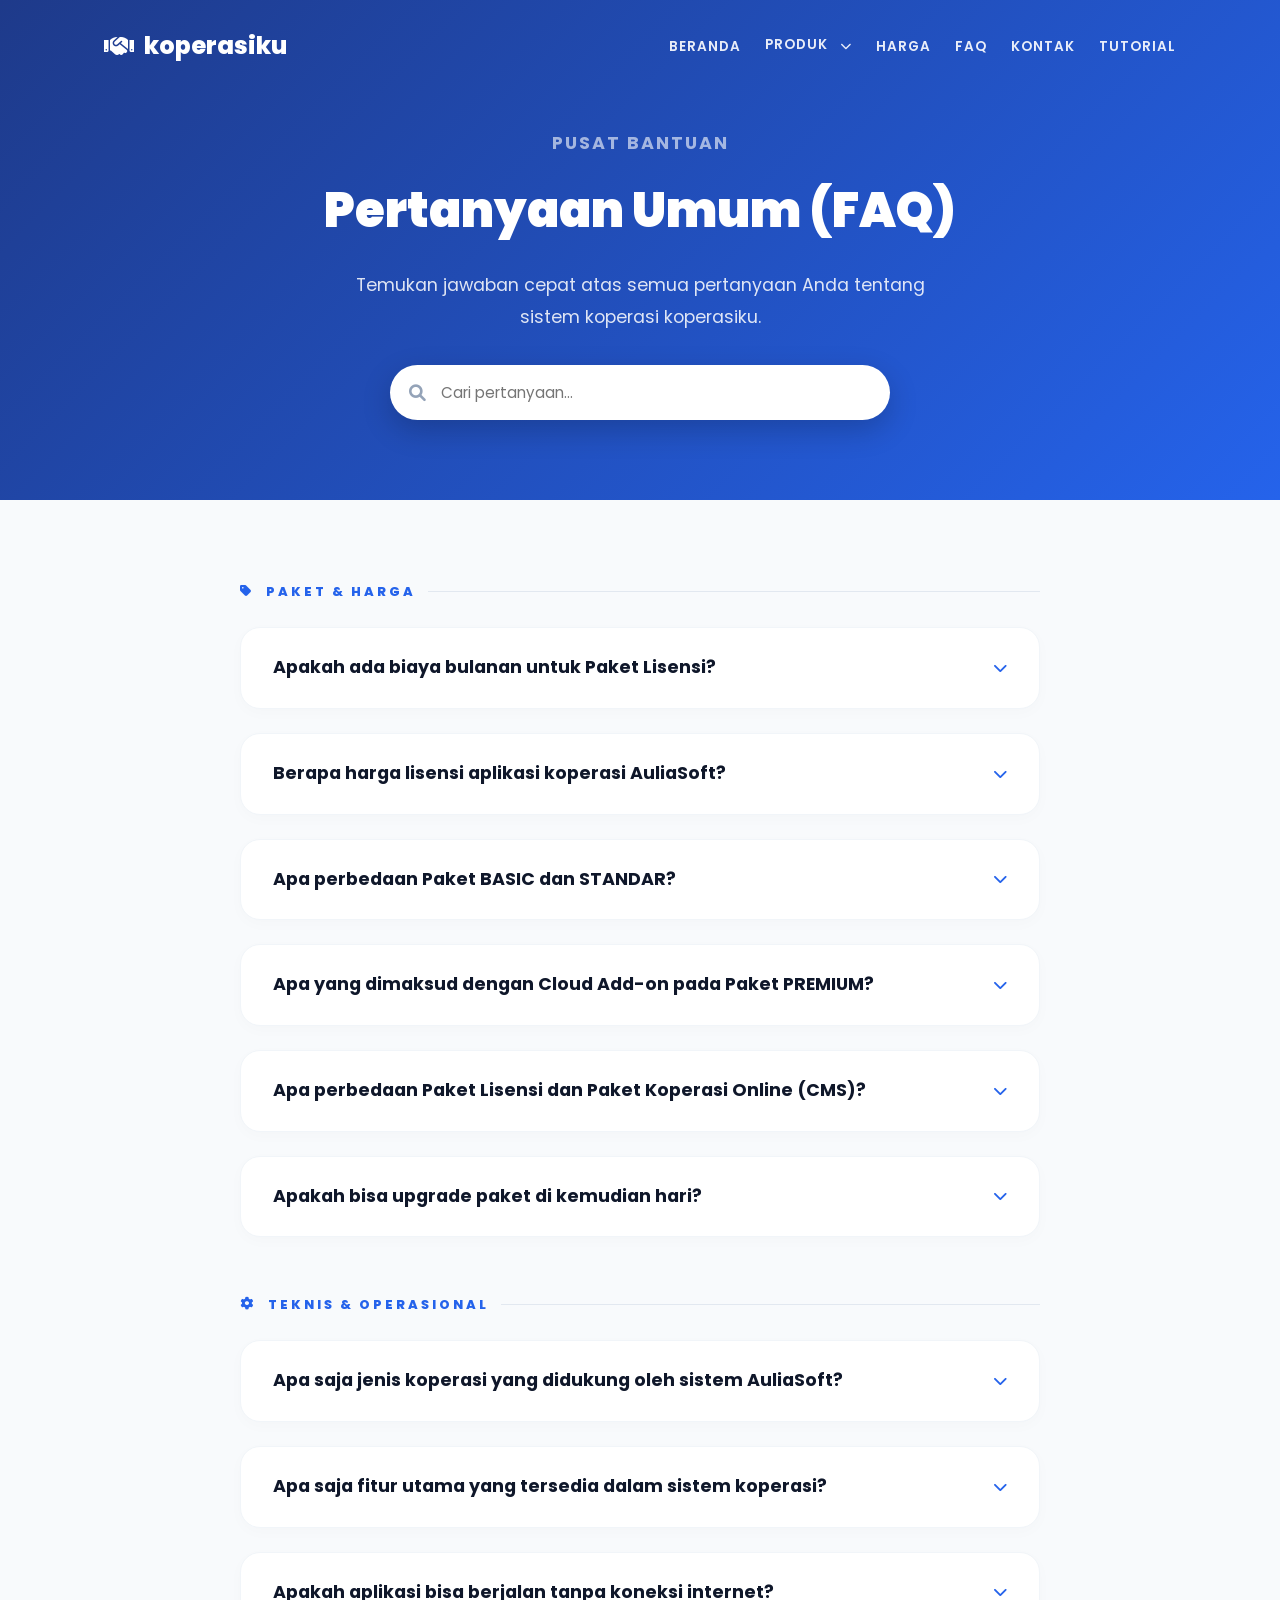
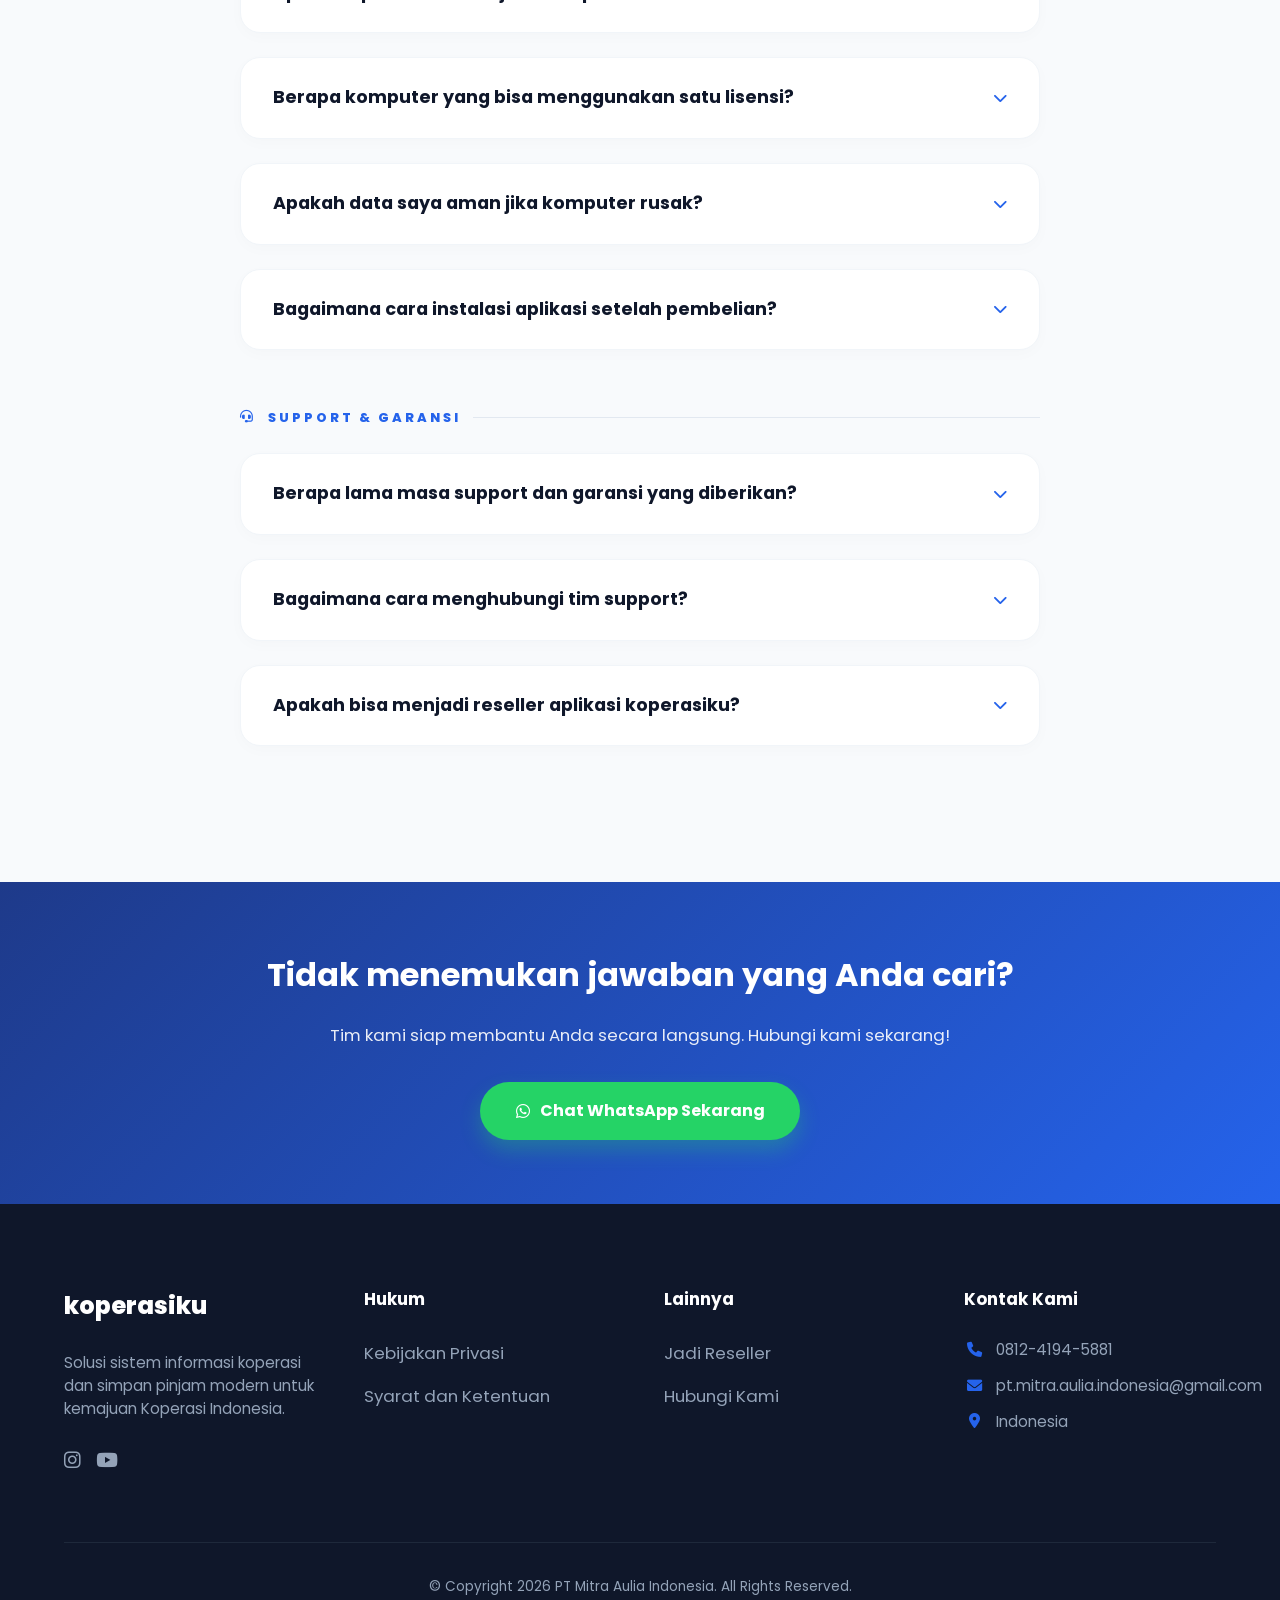
<file: pages/faq.html>
<!DOCTYPE html>
<html lang="id">

<head>
  <meta charset="UTF-8" />
  <meta name="viewport" content="width=device-width, initial-scale=1.0" />
  <title>FAQ - Pertanyaan Umum | koperasiku Auliasoft</title>
  <meta name="description"
    content="Temukan jawaban atas pertanyaan umum seputar sistem koperasi koperasiku dari Auliasoft. Panduan lengkap paket lisensi, fitur cloud, pembayaran, dan dukungan teknis." />
  <meta name="keywords"
    content="faq koperasi, pertanyaan sistem koperasi, help koperasiku, panduan auliasoft, lisensi koperasi, cloud simpan pinjam" />
  <link href="https://fonts.googleapis.com/css2?family=Poppins:wght@300;400;500;600;700;800;900&display=swap"
    rel="stylesheet" />
  <link rel="stylesheet" href="https://cdnjs.cloudflare.com/ajax/libs/font-awesome/6.0.0/css/all.min.css" />
  <link rel="stylesheet" href="../css/style.css" />
  <style>
    /* ===== FAQ PAGE SPECIFIC STYLES ===== */
    .faq-page-hero {
      background: linear-gradient(135deg, #1e3a8a 0%, #2563eb 100%);
      padding: 8rem 5% 5rem;
      text-align: center;
      color: white;
    }

    .faq-page-hero h1 {
      font-size: clamp(1.8rem, 4vw, 3rem);
      font-weight: 900;
      margin-bottom: 1rem;
    }

    .faq-page-hero p {
      font-size: 1.1rem;
      opacity: 0.85;
      max-width: 600px;
      margin: 0 auto 2rem;
    }

    .faq-search-bar {
      max-width: 500px;
      margin: 0 auto;
      position: relative;
    }

    .faq-search-bar input {
      width: 100%;
      padding: 1rem 1.5rem 1rem 3.2rem;
      border: none;
      border-radius: 50px;
      font-family: 'Poppins', sans-serif;
      font-size: 0.95rem;
      outline: none;
      box-shadow: 0 10px 30px rgba(0, 0, 0, 0.2);
    }

    .faq-search-bar i {
      position: absolute;
      left: 1.2rem;
      top: 50%;
      transform: translateY(-50%);
      color: #94a3b8;
    }

    .faq-page-body {
      background: var(--bg-light);
      padding: 5rem 5%;
    }

    .faq-page-container {
      max-width: 800px;
      margin: 0 auto;
    }

    .faq-category {
      margin-bottom: 3.5rem;
    }

    .faq-category-title {
      font-size: 0.8rem;
      font-weight: 800;
      color: var(--primary-color);
      text-transform: uppercase;
      letter-spacing: 3px;
      margin-bottom: 1.5rem;
      display: flex;
      align-items: center;
      gap: 0.75rem;
    }

    .faq-category-title::after {
      content: '';
      flex: 1;
      height: 1px;
      background: #e2e8f0;
    }

    .faq-cta {
      background: linear-gradient(135deg, #1e3a8a 0%, #2563eb 100%);
      color: white;
      padding: 4rem 5%;
      text-align: center;
    }

    .faq-cta h2 {
      font-size: clamp(1.4rem, 3vw, 2rem);
      font-weight: 700;
      margin-bottom: 1rem;
    }

    .faq-cta p {
      margin-bottom: 2rem;
      opacity: 0.9;
    }

    .faq-cta .btn-wa {
      display: inline-flex;
      align-items: center;
      gap: 10px;
      background: #25D366;
      color: white;
      padding: 0.9rem 2.2rem;
      border-radius: 50px;
      text-decoration: none;
      font-weight: 700;
      font-size: 1rem;
      transition: all 0.3s;
      box-shadow: 0 10px 20px rgba(37, 211, 102, 0.3);
    }

    .faq-cta .btn-wa:hover {
      transform: translateY(-3px);
      box-shadow: 0 20px 30px rgba(37, 211, 102, 0.4);
    }

    /* Hide items when filtering */
    .faq-accordion details.hidden {
      display: none;
    }

    @media (max-width: 768px) {
      .faq-page-hero {
        padding: 6rem 5% 3rem;
      }

      .faq-page-body {
        padding: 3rem 5%;
      }

      .faq-accordion details {
        padding: 1rem;
        border-radius: 14px;
      }

      .faq-accordion summary {
        font-size: 0.9rem;
      }

      .faq-accordion p {
        font-size: 0.85rem;
      }
    }
  </style>
</head>

<body>

  <!-- Navbar -->
  <nav class="navbar navbar-fixed-top">
    <div class="container">
      <div class="navbar-header">
        <a href="../index.html" class="navbar-brand">
          <span class="brand-text"><i class="fas fa-handshake"></i>koperasiku</span>
        </a>
        <div class="mobile-toggle" id="mobile-toggle">
          <i class="fas fa-bars"></i>
        </div>
      </div>

      <div class="collapse navbar-collapse" id="nav-collapse">
        <ul class="nav navbar-nav navbar-right">
          <li><a href="../index.html#home">Beranda</a></li>
          <li class="dropdown">
            <a href="#" class="dropdown-toggle" data-toggle="dropdown">Produk <i class="fas fa-chevron-down"></i></a>
            <ul class="dropdown-menu">
              <li><a href="koperasi-offline.html">Koperasi Offline</a></li>
              <li><a href="koperasi-online.html">CMS Auliasoft</a></li>
            </ul>
          </li>
          <li><a href="../index.html#harga">Harga</a></li>
          <li><a href="faq.html" class="active">FAQ</a></li>
          <li><a href="../index.html#kontak-form">Kontak</a></li>
          <li><a href="https://www.youtube.com/@auliasoftchannel3554/playlists" target="_blank">Tutorial</a></li>
        </ul>
      </div>
    </div>
  </nav>

  <!-- FAQ Hero -->
  <div class="faq-page-hero">
    <p class="section-subtitle" style="color: rgba(255,255,255,0.7); margin-bottom: 0.5rem;">Pusat Bantuan</p>
    <h1>Pertanyaan Umum (FAQ)</h1>
    <p>Temukan jawaban cepat atas semua pertanyaan Anda tentang sistem koperasi koperasiku.</p>
    <div class="faq-search-bar">
      <i class="fas fa-search"></i>
      <input type="text" id="faq-search" placeholder="Cari pertanyaan..." />
    </div>
  </div>

  <!-- FAQ Page Body -->
  <section class="faq-page-body">
    <div class="faq-page-container">

      <!-- Kategori: Paket & Harga -->
      <div class="faq-category">
        <p class="faq-category-title"><i class="fas fa-tag"></i> Paket &amp; Harga</p>
        <div class="faq-accordion">
          <details>
            <summary>
              Apakah ada biaya bulanan untuk Paket Lisensi?
              <i class="fas fa-chevron-down"></i>
            </summary>
            <p>Tidak ada biaya bulanan wajib. Paket Lisensi adalah sistem "Sekali Bayar" untuk lisensi selamanya. Layanan Support/Kendala diberikan secara <strong>gratis selama 18 bulan pertama</strong>. Setelah masa tersebut berakhir, biayanya hanya Rp 50.000 per bulan untuk support aplikasi jika ada kendala.</p>
          </details>
          <details>
            <summary>
              Berapa harga lisensi aplikasi koperasi AuliaSoft?
              <i class="fas fa-chevron-down"></i>
            </summary>
            <p>Harga lisensi sangat terjangkau mulai dari Rp 1.500.000 hingga Rp 2.500.000, tergantung pada kelengkapan fitur dan paket yang dipilih (KSP, BMT, atau Paket 8in1). Harga sudah termasuk instalasi dan training dasar.</p>
          </details>
          <details>
            <summary>
              Apa perbedaan Paket BASIC dan STANDAR?
              <i class="fas fa-chevron-down"></i>
            </summary>
            <p>Perbedaan mendasar terletak pada kedalaman fitur dan kapasitas data. Paket BASIC dikhususkan untuk 1 komputer utama (Single User). Sementara Paket STANDAR mendukung <strong>Multi User (Jaringan LAN)</strong>, memiliki menu akuntansi yang lebih kompleks, dan mencakup masa support gratis selama 18 bulan.</p>
          </details>
          <details>
            <summary>
              Apa yang dimaksud dengan Cloud Add-on pada Paket PREMIUM?
              <i class="fas fa-chevron-down"></i>
            </summary>
            <p>Cloud Add-on adalah jembatan yang menghubungkan database offline Anda ke internet menggunakan <strong>Arsitektur Hybrid</strong>. Fitur ini memungkinkan <strong>Backup Harian Otomatis</strong> ke cloud dan pemantauan laporan real-time melalui:<br><br>
              • <strong>Dashboard Web HP Pengurus</strong>: Rp 300.000 / Tahun<br>
              • <strong>App E-Aulia & M-Aulia</strong>: Rp 600.000 / Tahun
            </p>
          </details>
          <details>
            <summary>
              Apa perbedaan Paket Lisensi dan Paket Koperasi Online (CMS)?
              <i class="fas fa-chevron-down"></i>
            </summary>
            <p>Paket Lisensi (Offline/LAN) adalah sistem <strong>Sekali Bayar</strong> yang diinstal di komputer/jaringan lokal Anda (Hybrid). Paket Koperasi Online (CMS Auliasoft) adalah sistem <strong>Sewa Bulanan</strong> yang sepenuhnya berbasis web, memudahkan akses fleksibel dari mana saja tanpa perlu instalasi PC.</p>
          </details>
          <details>
            <summary>
              Apakah bisa upgrade paket di kemudian hari?
              <i class="fas fa-chevron-down"></i>
            </summary>
            <p>Ya, Anda bisa melakukan upgrade paket kapan saja. Hubungi tim kami via WhatsApp untuk informasi biaya
              upgrade dari paket Anda saat ini ke paket yang lebih tinggi.</p>
          </details>
        </div>
      </div>

      <!-- Kategori: Teknis & Operasional -->
      <div class="faq-category">
        <p class="faq-category-title"><i class="fas fa-gear"></i> Teknis &amp; Operasional</p>
        <div class="faq-accordion">
          <details>
            <summary>
              Apa saja jenis koperasi yang didukung oleh sistem AuliaSoft?
              <i class="fas fa-chevron-down"></i>
            </summary>
            <p>Sistem kami sangat fleksibel dan mendukung berbagai jenis entitas: Koperasi Simpan Pinjam (KSP), KSPPS BMT (Syariah), Koperasi Karyawan, Koperasi Konsumen/Toko, BUMDES, Mini Bank Sekolah, hingga Koperasi Produsen.</p>
          </details>
          <details>
            <summary>
              Apa saja fitur utama yang tersedia dalam sistem koperasi?
              <i class="fas fa-chevron-down"></i>
            </summary>
            <p>Fitur mencakup Manajemen Simpanan & Pinjaman (USP/Syariah), Manajemen Stok Barang (Toko/Sembako), Apotik/Klinik, Logistik, serta pelaporan keuangan otomatis yang menghasilkan Neraca dan Rugi Laba secara realtime.</p>
          </details>
          <details>
            <summary>
              Apakah aplikasi bisa berjalan tanpa koneksi internet?
              <i class="fas fa-chevron-down"></i>
            </summary>
            <p>Ya. Aplikasi Core AuliaSoft berbasis desktop (Windows) dan menggunakan penyimpanan data lokal, sehingga dapat dijalankan sepenuhnya secara <strong>Offline</strong> tanpa ketergantungan internet.</p>
          </details>
          <details>
            <summary>
              Berapa komputer yang bisa menggunakan satu lisensi?
              <i class="fas fa-chevron-down"></i>
            </summary>
            <p>Paket BASIC adalah lisensi untuk 1 komputer. Paket STANDAR dan PREMIUM mendukung jaringan LAN dengan multi
              komputer dalam satu lokasi (jaringan lokal yang sama).</p>
          </details>
          <details>
            <summary>
              Apakah data saya aman jika komputer rusak?
              <i class="fas fa-chevron-down"></i>
            </summary>
            <p>Ya, data Anda sangat aman. Sistem kami menggunakan <strong>Mekanisme Hybrid</strong>; data utama tersimpan di komputer lokal Anda, namun sistem secara otomatis melakukan <strong>Backup Harian</strong> ke server cloud terenkripsi. Jika komputer lokal mengalami kerusakan, data Anda dapat dipulihkan kembali dengan cepat.</p>
          </details>
          <details>
            <summary>
              Bagaimana cara instalasi aplikasi setelah pembelian?
              <i class="fas fa-chevron-down"></i>
            </summary>
            <p>Setelah pembayaran dikonfirmasi, tim kami akan menghubungi Anda untuk proses instalasi dan aktivasi,
              baik secara remote (via TeamViewer) maupun kunjungan langsung untuk area tertentu. Proses instalasi
              biasanya membutuhkan waktu 30-60 menit.</p>
          </details>
        </div>
      </div>

      <!-- Kategori: Support & Garansi -->
      <div class="faq-category">
        <p class="faq-category-title"><i class="fas fa-headset"></i> Support &amp; Garansi</p>
        <div class="faq-accordion">
          <details>
            <summary>
              Berapa lama masa support dan garansi yang diberikan?
              <i class="fas fa-chevron-down"></i>
            </summary>
            <p>Kami memberikan dukungan (support) gratis dan garansi fungsional aplikasi selama <strong>18 bulan (1,5 tahun)</strong> sejak tanggal aktivasi untuk memastikan sistem Anda berjalan tanpa kendala.</p>
          </details>
          <details>
            <summary>
              Bagaimana cara menghubungi tim support?
              <i class="fas fa-chevron-down"></i>
            </summary>
            <p>Anda bisa menghubungi layanan <strong>WhatsApp Support 24/7</strong> kami di nomor <strong>0812-4194-5881</strong>. Tim teknis kami siap memandu Anda melalui bantuan remote desktop atau chat secara cepat.</p>
          </details>
          <details>
            <summary>
              Apakah bisa menjadi reseller aplikasi koperasiku?
              <i class="fas fa-chevron-down"></i>
            </summary>
            <p>Ya! Pengguna Paket BASIC secara otomatis bersedia menjadi reseller dan lokasi studi
              banding aplikasi auliasoft. Untuk paket reseller lainnya, silakan hubungi kami untuk mendiskusikan
              kerjasama yang saling menguntungkan.</p>
          </details>
        </div>
      </div>

    </div>
  </section>

  <!-- FAQ CTA -->
  <div class="faq-cta">
    <h2>Tidak menemukan jawaban yang Anda cari?</h2>
    <p>Tim kami siap membantu Anda secara langsung. Hubungi kami sekarang!</p>
    <a href="https://wa.me/6281241945881" target="_blank" class="btn-wa">
      <i class="fab fa-whatsapp"></i> Chat WhatsApp Sekarang
    </a>
  </div>

  <!-- Footer -->
  <footer id="kontak">
    <div class="footer-grid">
      <div class="footer-section">
        <h4 style="color: white; font-weight: 800; font-size: 1.5rem;">koperasiku</h4>
        <p>Solusi sistem informasi koperasi dan simpan pinjam modern untuk kemajuan Koperasi Indonesia.</p>
        <div class="social-icons" style="margin-top: 1.5rem;">
          <a href="https://www.instagram.com/auliasoft/"><i class="fab fa-instagram"></i></a>
          <a href="https://www.youtube.com/@auliasoftchannel3554"><i class="fab fa-youtube"></i></a>
        </div>
      </div>
      <div class="footer-section">
        <h4>Hukum</h4>
        <ul class="footer-links">
          <li><a href="#">Kebijakan Privasi</a></li>
          <li><a href="#">Syarat dan Ketentuan</a></li>
        </ul>
      </div>
      <div class="footer-section">
        <h4>Lainnya</h4>
        <ul class="footer-links">
          <li><a href="#">Jadi Reseller</a></li>
          <li><a href="../index.html#kontak-form">Hubungi Kami</a></li>
        </ul>
      </div>
      <div class="footer-section">
        <h4>Kontak Kami</h4>
        <p><i class="fas fa-phone"></i> 0812-4194-5881</p>
        <p><i class="fas fa-envelope"></i>pt.mitra.aulia.indonesia@gmail.com</p>
        <p><i class="fas fa-location-dot"></i> Indonesia</p>
      </div>
    </div>
    <div class="footer-bottom">
      <p>&copy; Copyright 2026 PT Mitra Aulia Indonesia. All Rights Reserved.</p>
    </div>
  </footer>

  <script src="../js/script.js"></script>
  <script>
    // FAQ Search Filter
    const searchInput = document.getElementById('faq-search');
    searchInput.addEventListener('input', () => {
      const query = searchInput.value.toLowerCase().trim();
      const allDetails = document.querySelectorAll('.faq-accordion details');
      allDetails.forEach(detail => {
        const text = detail.textContent.toLowerCase();
        if (query === '' || text.includes(query)) {
          detail.classList.remove('hidden');
        } else {
          detail.classList.add('hidden');
        }
      });
    });
  </script>

</body>

</html>
</file>
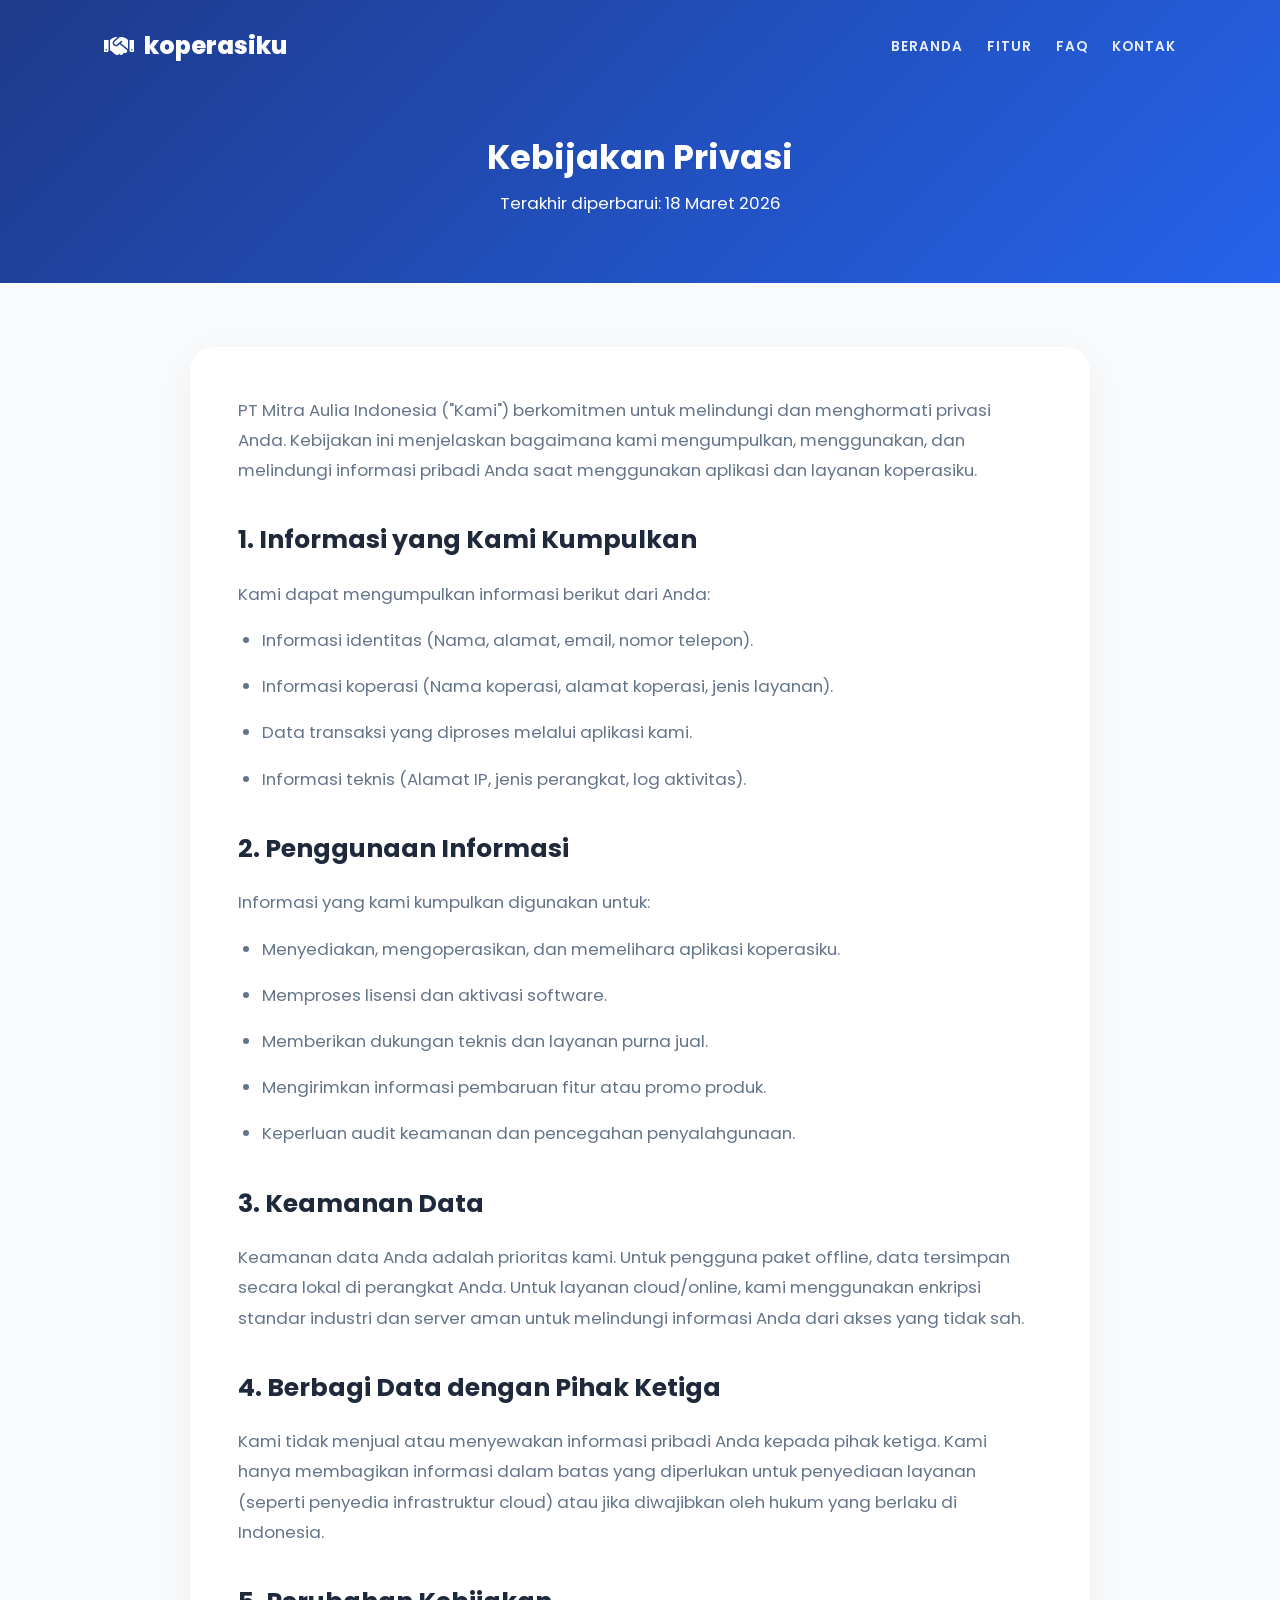
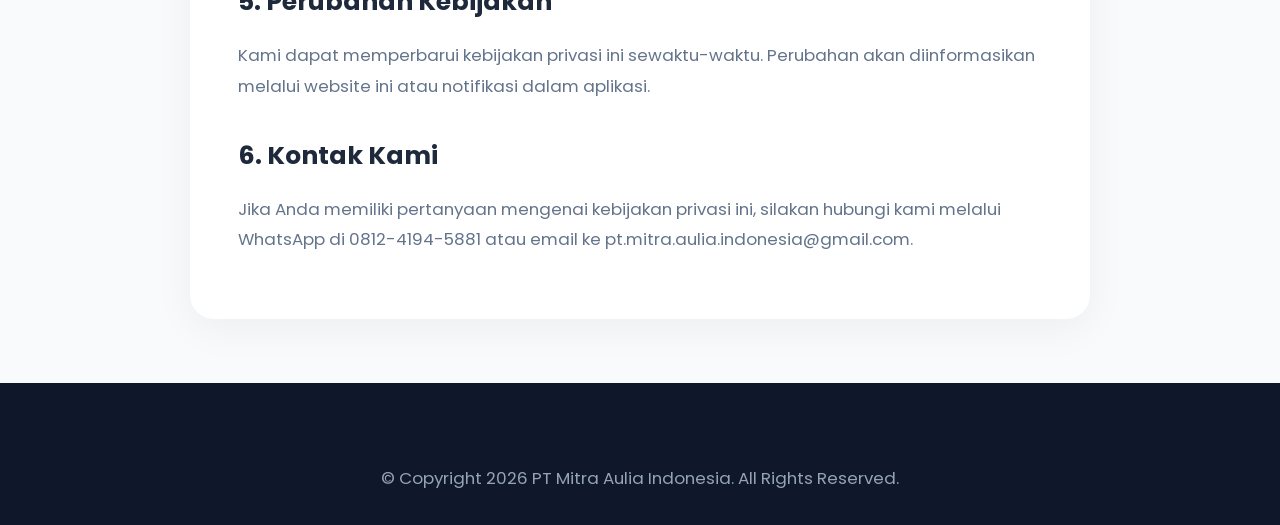
<file: pages/kebijakan-privasi.html>
<!DOCTYPE html>
<html lang="id">

<head>
  <meta charset="UTF-8" />
  <meta name="viewport" content="width=device-width, initial-scale=1.0" />
  <title>Kebijakan Privasi | koperasiku Auliasoft</title>
  <meta name="description" content="Kebijakan Privasi aplikasi koperasiku mengenai penggunaan data pengguna dan keamanan informasi." />
  <link href="https://fonts.googleapis.com/css2?family=Poppins:wght@300;400;500;600;700;800;900&display=swap" rel="stylesheet" />
  <link rel="stylesheet" href="https://cdnjs.cloudflare.com/ajax/libs/font-awesome/6.0.0/css/all.min.css" />
  <link rel="stylesheet" href="../css/style.css" />
  <style>
    .legal-page-hero {
      background: linear-gradient(135deg, #1e3a8a 0%, #2563eb 100%);
      padding: 8rem 5% 4rem;
      text-align: center;
      color: white;
    }

    .legal-content {
      background: var(--bg-light);
      padding: 4rem 5%;
    }

    .legal-container {
      max-width: 900px;
      margin: 0 auto;
      background: white;
      padding: 3rem;
      border-radius: 24px;
      box-shadow: 0 10px 40px rgba(0,0,0,0.05);
    }

    .legal-container h2 {
      color: #1e293b;
      margin-top: 2rem;
      margin-bottom: 1rem;
      font-weight: 700;
    }

    .legal-container p, .legal-container li {
      color: #64748b;
      line-height: 1.8;
      margin-bottom: 1rem;
    }

    .legal-container ul {
      margin-left: 1.5rem;
      margin-bottom: 1.5rem;
    }

    @media (max-width: 768px) {
      .legal-container {
        padding: 1.5rem;
      }
      .legal-page-hero {
        padding: 6rem 5% 3rem;
      }
    }
  </style>
</head>

<body>
  <!-- Navbar -->
  <nav class="navbar navbar-fixed-top">
    <div class="container">
      <div class="navbar-header">
        <a href="../index.html" class="navbar-brand">
          <span class="brand-text"><i class="fas fa-handshake"></i>koperasiku</span>
        </a>
        <div class="mobile-toggle" id="mobile-toggle">
          <i class="fas fa-bars"></i>
        </div>
      </div>
      <div class="collapse navbar-collapse" id="nav-collapse">
        <ul class="nav navbar-nav navbar-right">
          <li><a href="../index.html#home">Beranda</a></li>
          <li><a href="../index.html#fitur">Fitur</a></li>
          <li><a href="faq.html">FAQ</a></li>
          <li><a href="../index.html#kontak-form">Kontak</a></li>
        </ul>
      </div>
    </div>
  </nav>

  <div class="legal-page-hero">
    <h1>Kebijakan Privasi</h1>
    <p>Terakhir diperbarui: 18 Maret 2026</p>
  </div>

  <section class="legal-content">
    <div class="legal-container">
      <p>PT Mitra Aulia Indonesia ("Kami") berkomitmen untuk melindungi dan menghormati privasi Anda. Kebijakan ini menjelaskan bagaimana kami mengumpulkan, menggunakan, dan melindungi informasi pribadi Anda saat menggunakan aplikasi dan layanan koperasiku.</p>

      <h2>1. Informasi yang Kami Kumpulkan</h2>
      <p>Kami dapat mengumpulkan informasi berikut dari Anda:</p>
      <ul>
        <li>Informasi identitas (Nama, alamat, email, nomor telepon).</li>
        <li>Informasi koperasi (Nama koperasi, alamat koperasi, jenis layanan).</li>
        <li>Data transaksi yang diproses melalui aplikasi kami.</li>
        <li>Informasi teknis (Alamat IP, jenis perangkat, log aktivitas).</li>
      </ul>

      <h2>2. Penggunaan Informasi</h2>
      <p>Informasi yang kami kumpulkan digunakan untuk:</p>
      <ul>
        <li>Menyediakan, mengoperasikan, dan memelihara aplikasi koperasiku.</li>
        <li>Memproses lisensi dan aktivasi software.</li>
        <li>Memberikan dukungan teknis dan layanan purna jual.</li>
        <li>Mengirimkan informasi pembaruan fitur atau promo produk.</li>
        <li>Keperluan audit keamanan dan pencegahan penyalahgunaan.</li>
      </ul>

      <h2>3. Keamanan Data</h2>
      <p>Keamanan data Anda adalah prioritas kami. Untuk pengguna paket offline, data tersimpan secara lokal di perangkat Anda. Untuk layanan cloud/online, kami menggunakan enkripsi standar industri dan server aman untuk melindungi informasi Anda dari akses yang tidak sah.</p>

      <h2>4. Berbagi Data dengan Pihak Ketiga</h2>
      <p>Kami tidak menjual atau menyewakan informasi pribadi Anda kepada pihak ketiga. Kami hanya membagikan informasi dalam batas yang diperlukan untuk penyediaan layanan (seperti penyedia infrastruktur cloud) atau jika diwajibkan oleh hukum yang berlaku di Indonesia.</p>

      <h2>5. Perubahan Kebijakan</h2>
      <p>Kami dapat memperbarui kebijakan privasi ini sewaktu-waktu. Perubahan akan diinformasikan melalui website ini atau notifikasi dalam aplikasi.</p>

      <h2>6. Kontak Kami</h2>
      <p>Jika Anda memiliki pertanyaan mengenai kebijakan privasi ini, silakan hubungi kami melalui WhatsApp di 0812-4194-5881 atau email ke pt.mitra.aulia.indonesia@gmail.com.</p>
    </div>
  </section>

  <!-- Footer -->
  <footer>
    <div class="container text-center">
      <p>&copy; Copyright 2026 PT Mitra Aulia Indonesia. All Rights Reserved.</p>
    </div>
  </footer>

  <script src="../js/script.js"></script>
</body>
</html>
</file>
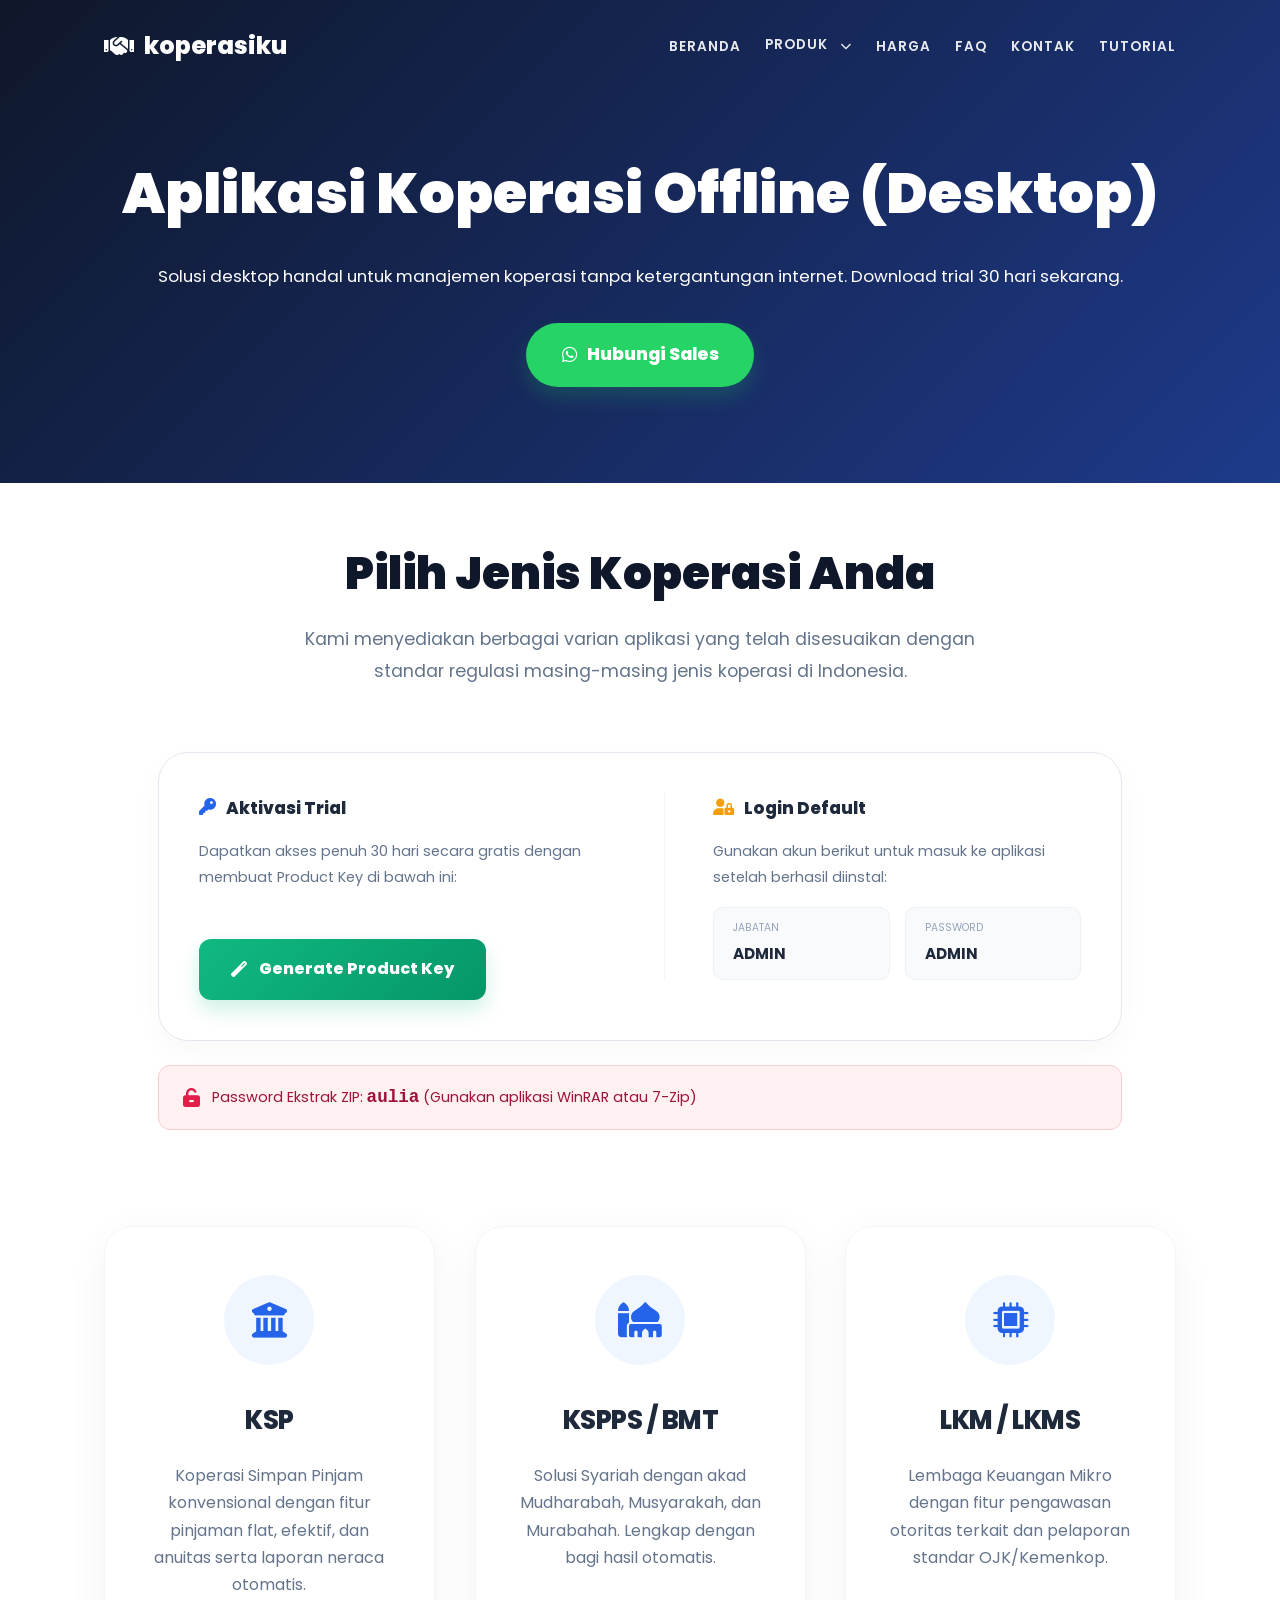
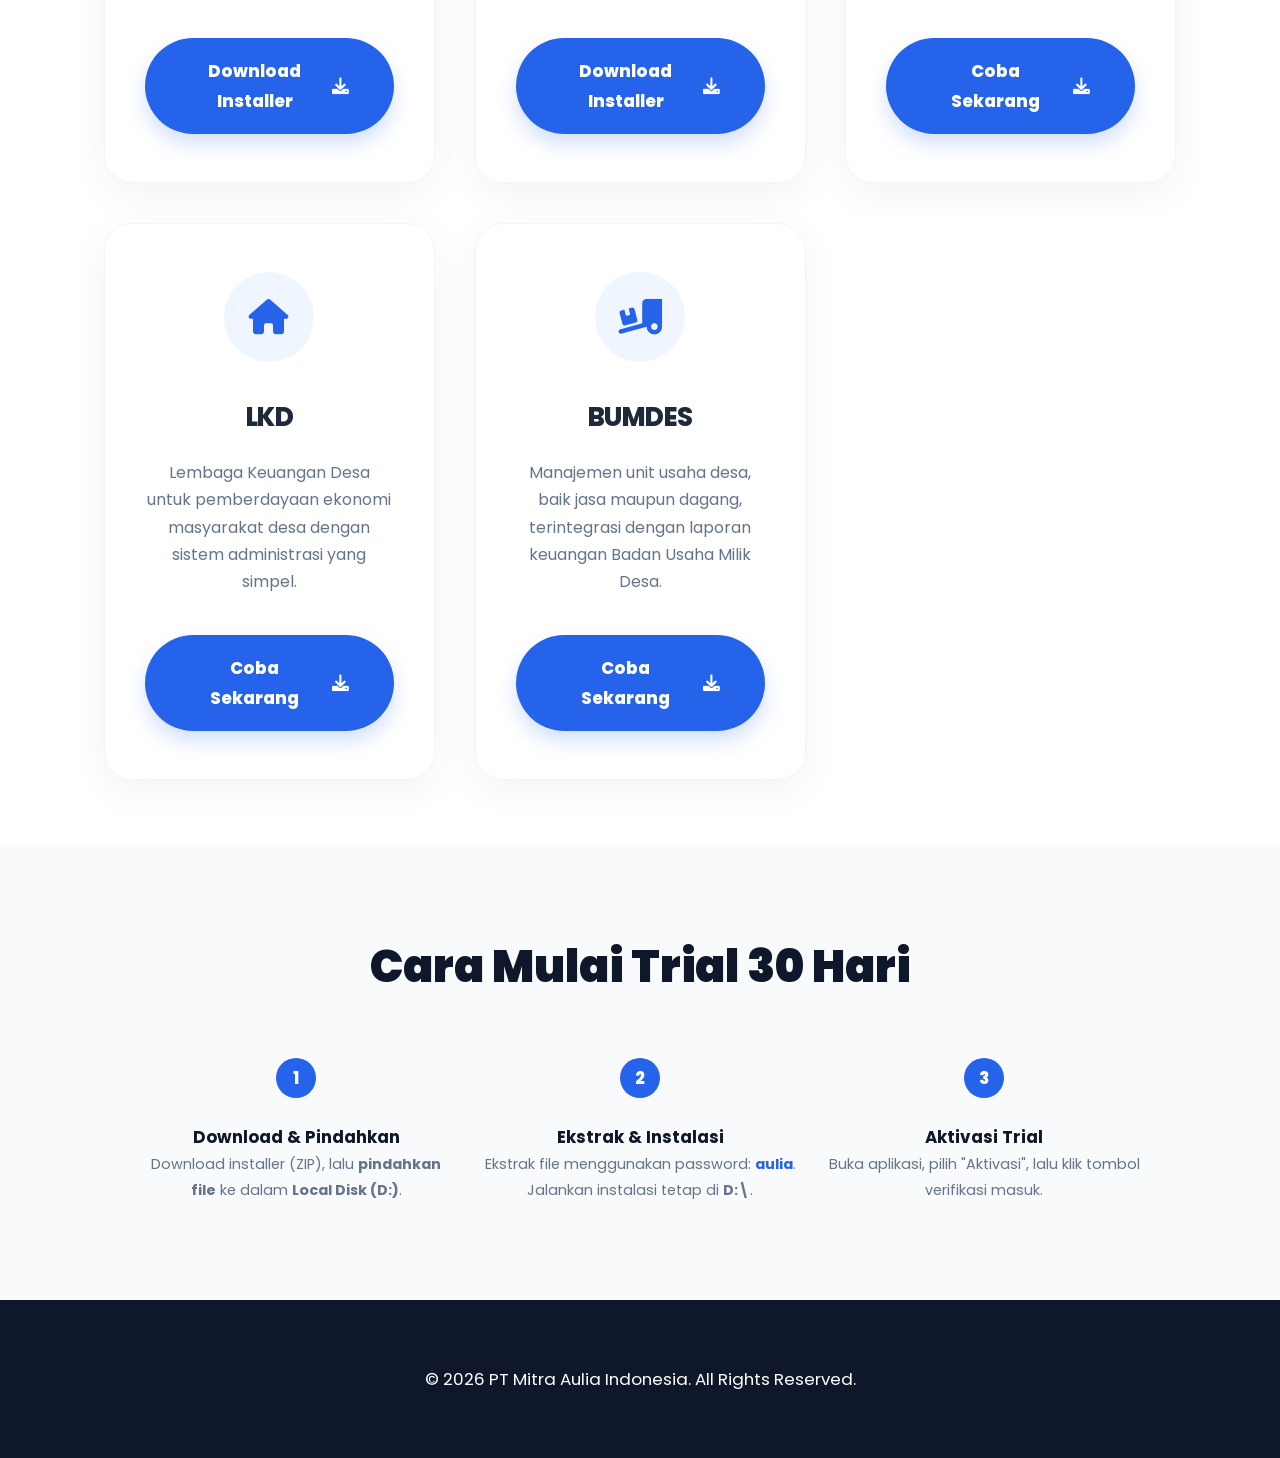
<file: pages/koperasi-offline.html>
<!DOCTYPE html>
<html lang="id">

<head>
  <meta charset="UTF-8" />
  <meta name="viewport" content="width=device-width, initial-scale=1.0" />
  <title>Download Aplikasi Koperasi Offline - Trial 30 Hari | koperasiku Auliasoft</title>
  <meta name="description"
    content="Download installer aplikasi koperasi offline (Desktop) trial 30 hari. Berbagai varian untuk Koperasi Simpan Pinjam (USP/USPPS), Waserda, dan Koperasi Karyawan." />
  <link href="https://fonts.googleapis.com/css2?family=Poppins:wght@300;400;500;600;700;800;900&display=swap"
    rel="stylesheet" />
  <link rel="stylesheet" href="https://cdnjs.cloudflare.com/ajax/libs/font-awesome/6.0.0/css/all.min.css" />
  <link rel="stylesheet" href="../css/style.css" />
  <style>
    .offline-hero {
      background: linear-gradient(135deg, #0f172a 0%, #1e3a8a 100%);
      padding: 9rem 5% 6rem;
      text-align: center;
      color: white;
    }

    .offline-hero h1 {
      font-size: clamp(2.2rem, 5vw, 3.5rem);
      font-weight: 900;
      margin-bottom: 1rem;
    }

    .search-container {
      max-width: 600px;
      margin: -2rem auto 4rem;
      padding: 0 5%;
      position: relative;
      z-index: 10;
    }

    .search-box {
      background: white;
      padding: 1rem 2rem;
      border-radius: 50px;
      box-shadow: 0 15px 40px rgba(0, 0, 0, 0.1);
      display: flex;
      align-items: center;
      gap: 15px;
      border: 1px solid #e2e8f0;
    }

    .search-box input {
      border: none;
      outline: none;
      width: 100%;
      font-size: 1rem;
      font-family: inherit;
    }

    .search-box i {
      color: #94a3b8;
    }

    .trial-info-section {
      padding: 4rem 5% 2rem;
      max-width: 1200px;
      margin: 0 auto;
    }

    .trial-card {
      background: linear-gradient(to right, #eff6ff, #ffffff);
      padding: 2.5rem;
      border-radius: 30px;
      border-left: 6px solid var(--primary-color);
      display: flex;
      align-items: center;
      gap: 3rem;
      box-shadow: 0 10px 30px rgba(0, 0, 0, 0.03);
    }

    .trial-icon {
      font-size: 3rem;
      color: var(--primary-color);
      flex-shrink: 0;
    }

    .trial-text h3 {
      font-size: 1.5rem;
      font-weight: 800;
      margin-bottom: 0.5rem;
      color: #1e293b;
    }

    .btn-generate-key {
      display: inline-flex;
      align-items: center;
      gap: 12px;
      background: linear-gradient(135deg, #10b981 0%, #059669 100%);
      color: white;
      padding: 1rem 2rem;
      border-radius: 12px;
      text-decoration: none;
      font-weight: 800;
      font-size: 1rem;
      margin-top: 1.5rem;
      box-shadow: 0 10px 20px rgba(16, 185, 129, 0.2);
      transition: all 0.3s;
    }

    .btn-generate-key:hover {
      transform: translateY(-3px);
      box-shadow: 0 15px 30px rgba(16, 185, 129, 0.4);
      background: linear-gradient(135deg, #059669 0%, #047857 100%);
    }

    .download-grid {
      display: grid;
      grid-template-columns: repeat(auto-fill, minmax(300px, 1fr));
      gap: 2rem;
      padding: 3rem 5% 6rem;
      max-width: 1300px;
      margin: 0 auto;
    }

    .app-card {
      background: white;
      padding: 2rem;
      border-radius: 24px;
      box-shadow: 0 10px 25px rgba(0, 0, 0, 0.03);
      border: 1px solid #f1f5f9;
      transition: all 0.3s ease;
      display: flex;
      flex-direction: column;
      justify-content: space-between;
    }

    .app-card:hover {
      transform: translateY(-8px);
      box-shadow: 0 20px 40px rgba(37, 99, 235, 0.1);
      border-color: rgba(37, 99, 235, 0.2);
    }

    .app-icon {
      width: 50px;
      height: 50px;
      background: #eff6ff;
      border-radius: 14px;
      display: flex;
      align-items: center;
      justify-content: center;
      color: var(--primary-color);
      font-size: 1.4rem;
      margin-bottom: 1.5rem;
    }

    .app-card h4 {
      font-size: 1rem;
      font-weight: 700;
      color: #1e293b;
      margin-bottom: 0.8rem;
      line-height: 1.4;
      text-transform: capitalize;
    }

    .app-tag {
      font-size: 0.7rem;
      padding: 4px 8px;
      background: #f1f5f9;
      border-radius: 6px;
      color: #64748b;
      font-weight: 600;
      margin-bottom: 1.2rem;
      display: inline-block;
      overflow: hidden;
      text-overflow: ellipsis;
      white-space: nowrap;
      max-width: 100%;
    }

    .btn-download {
      display: flex;
      align-items: center;
      justify-content: center;
      gap: 10px;
      background: var(--primary-color);
      color: white;
      padding: 0.9rem;
      border-radius: 12px;
      text-decoration: none;
      font-weight: 700;
      font-size: 0.9rem;
      transition: all 0.3s;
    }

    .btn-download:hover {
      background: #1d4ed8;
      gap: 15px;
    }

    .steps-section {
      background: #f8fafc;
      padding: 6rem 5%;
      text-align: center;
    }

    .steps-grid {
      display: grid;
      grid-template-columns: repeat(auto-fit, minmax(250px, 1fr));
      gap: 2rem;
      max-width: 1000px;
      margin: 4rem auto 0;
    }

    .step-item {
      position: relative;
    }

    .step-num {
      width: 40px;
      height: 40px;
      background: var(--primary-color);
      color: white;
      border-radius: 50%;
      display: flex;
      align-items: center;
      justify-content: center;
      font-weight: 800;
      margin: 0 auto 1.5rem;
    }

    @media (max-width: 768px) {
      .trial-card>div {
        grid-template-columns: 1fr !important;
        gap: 2rem !important;
      }

      .login-col {
        border-left: none !important;
        padding-left: 0 !important;
        padding-top: 2rem;
        border-top: 1px solid #f1f5f9;
      }

      .offline-hero h1 {
        font-size: 2.2rem;
      }

      .download-grid {
        grid-template-columns: 1fr;
        gap: 1.5rem;
      }

      .trial-info-section {
        padding: 2rem 5% 1rem;
      }

      .trial-card {
        padding: 1.5rem !important;
      }
    }
  </style>
</head>

<body>

  <nav class="navbar navbar-fixed-top">
    <div class="container">
      <div class="navbar-header">
        <a href="../index.html" class="navbar-brand">
          <span class="brand-text"><i class="fas fa-handshake"></i>koperasiku</span>
        </a>
        <div class="mobile-toggle" id="mobile-toggle">
          <i class="fas fa-bars"></i>
        </div>
      </div>

      <div class="collapse navbar-collapse" id="nav-collapse">
        <ul class="nav navbar-nav navbar-right">
          <li><a href="../index.html#home">Beranda</a></li>
          <li class="dropdown">
            <a href="#" class="dropdown-toggle" data-toggle="dropdown">Produk <i class="fas fa-chevron-down"></i></a>
            <ul class="dropdown-menu">
              <li><a href="koperasi-offline.html" class="active">Koperasi Offline</a></li>
              <li><a href="koperasi-online.html">CMS Auliasoft</a></li>
            </ul>
          </li>
          <li><a href="../index.html#harga">Harga</a></li>
          <li><a href="faq.html">FAQ</a></li>
          <li><a href="../index.html#kontak-form">Kontak</a></li>
          <li><a href="https://panduan.auliasoft.com/" target="_blank">Tutorial</a></li>
        </ul>
      </div>
    </div>
  </nav>

  <!-- Hero Section -->
  <section class="offline-hero">
    <div class="container">
      <h1>Aplikasi Koperasi Offline (Desktop)</h1>
      <p>Solusi desktop handal untuk manajemen koperasi tanpa ketergantungan internet. Download trial 30 hari sekarang.
      </p>
      <div style="margin-top: 2rem; display: flex; justify-content: center; gap: 15px; flex-wrap: wrap;">
        <a href="https://wa.me/6281241945881" target="_blank" class="btn-wa">
          <i class="fab fa-whatsapp"></i> Hubungi Sales
        </a>
      </div>
    </div>
  </section>

  <!-- Products Section (Merged from offline.html) -->
  <section class="products-section container">
    <div class="section-header text-center" style="margin-top: 4rem;">
      <h2 class="section-title">Pilih Jenis Koperasi Anda</h2>
      <p style="max-width: 700px; margin: 0 auto; color: #64748b;">Kami menyediakan berbagai varian aplikasi yang telah
        disesuaikan dengan standar regulasi masing-masing jenis koperasi di Indonesia.</p>
    </div>
    <!-- Unified Info Card -->
    <div class="trial-info-section">
      <div class="trial-card" style="display: block; padding: 2.5rem; background: #fff; border: 1px solid #e2e8f0; ">
        <div style="display: grid; grid-template-columns: 1fr 1fr; gap: 3rem; align-items: start;">

          <!-- Activation Column -->
          <div class="activation-col">
            <h4
              style="font-weight: 800; color: #1e293b; margin-bottom: 1rem; display: flex; align-items: center; gap: 10px;">
              <i class="fas fa-key" style="color: var(--primary-color);"></i> Aktivasi Trial
            </h4>
            <p style="font-size: 0.9rem; color: #64748b; margin-bottom: 1.5rem;">Dapatkan akses penuh 30 hari secara
              gratis dengan membuat Product Key di bawah ini:</p>
            <a href="https://license.auliasoft.com/generate" target="_blank" class="btn-generate-key">
              <i class="fas fa-magic"></i> Generate Product Key
            </a>
          </div>

          <!-- Login Column -->
          <div class="login-col" style="border-left: 1px solid #f1f5f9; padding-left: 3rem;">
            <h4
              style="font-weight: 800; color: #1e293b; margin-bottom: 1rem; display: flex; align-items: center; gap: 10px;">
              <i class="fas fa-user-lock" style="color: #f59e0b;"></i> Login Default
            </h4>
            <p style="font-size: 0.9rem; color: #64748b; margin-bottom: 1rem;">Gunakan akun berikut untuk masuk ke
              aplikasi setelah berhasil diinstal:</p>
            <div style="display: flex; gap: 15px;">
              <div
                style="background: #f8fafc; padding: 0.7rem 1.2rem; border-radius: 10px; border: 1px solid #edf2f7; flex: 1;">
                <span
                  style="font-size: 0.65rem; color: #94a3b8; display: block; text-transform: uppercase;">Jabatan</span>
                <strong style="color: #1e293b; font-size: 0.95rem;">ADMIN</strong>
              </div>
              <div
                style="background: #f8fafc; padding: 0.7rem 1.2rem; border-radius: 10px; border: 1px solid #edf2f7; flex: 1;">
                <span
                  style="font-size: 0.65rem; color: #94a3b8; display: block; text-transform: uppercase;">Password</span>
                <strong style="color: #1e293b; font-size: 0.95rem;">ADMIN</strong>
              </div>
            </div>
          </div>

        </div>
      </div>
      <!-- ZIP Password Notice -->
      <div
        style="margin-top: 1.5rem; background: #fff1f2; padding: 1rem 1.5rem; border-radius: 12px; border: 1px solid #fecdd3; display: flex; align-items: center; gap: 12px;">
        <i class="fas fa-unlock-alt" style="color: #e11d48; font-size: 1.2rem;"></i>
        <p style="font-size: 0.9rem; color: #9f1239; margin: 0;">Password Ekstrak ZIP: <strong
            style="font-family: monospace; font-size: 1.1rem;">aulia</strong> (Gunakan aplikasi WinRAR atau 7-Zip)</p>
      </div>

    </div>
    <div class="product-grid-offline">

      <!-- KSP -->
      <div class="product-card-premium fade-in">
        <div class="product-icon-circle"><i class="fas fa-university"></i></div>
        <h3>KSP</h3>
        <p>Koperasi Simpan Pinjam konvensional dengan fitur pinjaman flat, efektif, dan anuitas serta laporan neraca
          otomatis.</p>
        <a href="../downloads/APLIKASI.KSP.USP.PERMENKOP.2.2024.exe" class="btn-try" download>
          <span>Download Installer</span>
          <i class="fas fa-download"></i>
        </a>
      </div>

      <!-- KSPPS -->
      <div class="product-card-premium fade-in delay-1">
        <div class="product-icon-circle"><i class="fas fa-mosque"></i></div>
        <h3>KSPPS / BMT</h3>
        <p>Solusi Syariah dengan akad Mudharabah, Musyarakah, dan Murabahah. Lengkap dengan bagi hasil otomatis.</p>
        <a href="../downloads/APLIKASI.KSPPS.USPPS.PERMENKOP.2.2024.exe" class="btn-try" download>
          <span>Download Installer</span>
          <i class="fas fa-download"></i>
        </a>
      </div>

      <!-- LKM / LKMS -->
      <div class="product-card-premium fade-in delay-2">
        <div class="product-icon-circle"><i class="fas fa-microchip"></i></div>
        <h3>LKM / LKMS</h3>
        <p>Lembaga Keuangan Mikro dengan fitur pengawasan otoritas terkait dan pelaporan standar OJK/Kemenkop.</p>
        <a href="https://wa.me/6281241945881?text=Halo%20Auliasoft,%20saya%20ingin%20coba%20Trial%20Aplikasi%20LKM/LKMS%20Offline."
          target="_blank" class="btn-try">
          <span>Coba Sekarang</span>
          <i class="fas fa-download"></i>
        </a>
      </div>

      <!-- LKD -->
      <div class="product-card-premium fade-in">
        <div class="product-icon-circle"><i class="fas fa-home"></i></div>
        <h3>LKD</h3>
        <p>Lembaga Keuangan Desa untuk pemberdayaan ekonomi masyarakat desa dengan sistem administrasi yang simpel.</p>
        <a href="https://wa.me/6281241945881?text=Halo%20Auliasoft,%20saya%20ingin%20coba%20Trial%20Aplikasi%20LKD%20Offline."
          target="_blank" class="btn-try">
          <span>Coba Sekarang</span>
          <i class="fas fa-download"></i>
        </a>
      </div>

      <!-- BUMDES -->
      <div class="product-card-premium fade-in delay-1">
        <div class="product-icon-circle"><i class="fas fa-truck-ramp-box"></i></div>
        <h3>BUMDES</h3>
        <p>Manajemen unit usaha desa, baik jasa maupun dagang, terintegrasi dengan laporan keuangan Badan Usaha Milik
          Desa.</p>
        <a href="https://wa.me/6281241945881?text=Halo%20Auliasoft,%20saya%20ingin%20coba%20Trial%20Aplikasi%20BUMDES%20Offline."
          target="_blank" class="btn-try">
          <span>Coba Sekarang</span>
          <i class="fas fa-download"></i>
        </a>
      </div>
    </div>
  </section>

  <!-- Steps -->
  <section class="steps-section">
    <div class="container">
      <h2 class="section-title">Cara Mulai Trial 30 Hari</h2>
      <div class="steps-grid">
        <div class="step-item">
          <div class="step-num">1</div>
          <h4>Download & Pindahkan</h4>
          <p style="font-size: 0.9rem; color: #64748b;">Download installer (ZIP), lalu <strong>pindahkan file</strong>
            ke dalam <strong>Local Disk (D:)</strong>.</p>
        </div>
        <div class="step-item">
          <div class="step-num">2</div>
          <h4>Ekstrak & Instalasi</h4>
          <p style="font-size: 0.9rem; color: #64748b;">Ekstrak file menggunakan password: <strong
              style="color: var(--primary-color);">aulia</strong>. Jalankan instalasi tetap di <strong>D:\</strong>.</p>
        </div>
        <div class="step-item">
          <div class="step-num">3</div>
          <h4>Aktivasi Trial</h4>
          <p style="font-size: 0.9rem; color: #64748b;">Buka aplikasi, pilih "Aktivasi", lalu klik tombol verifikasi
            masuk.</p>
        </div>
      </div>
    </div>
  </section>

  <!-- Footer -->
  <footer style="background: #0f172a; padding: 4rem 5%; color: white; text-align: center;">
    <p>&copy; 2026 PT Mitra Aulia Indonesia. All Rights Reserved.</p>
  </footer>

  <script src="../js/script.js"></script>
  <script>
    function filterApps() {
      const input = document.getElementById('appSearch');
      const filter = input.value.toLowerCase();
      const grid = document.getElementById('appGrid');
      const cards = grid.getElementsByClassName('app-card');

      for (let i = 0; i < cards.length; i++) {
        const name = cards[i].getAttribute('data-name');
        if (name.toLowerCase().indexOf(filter) > -1) {
          cards[i].style.display = "";
        } else {
          cards[i].style.display = "none";
        }
      }
    }
  </script>
</body>

</html>
</file>
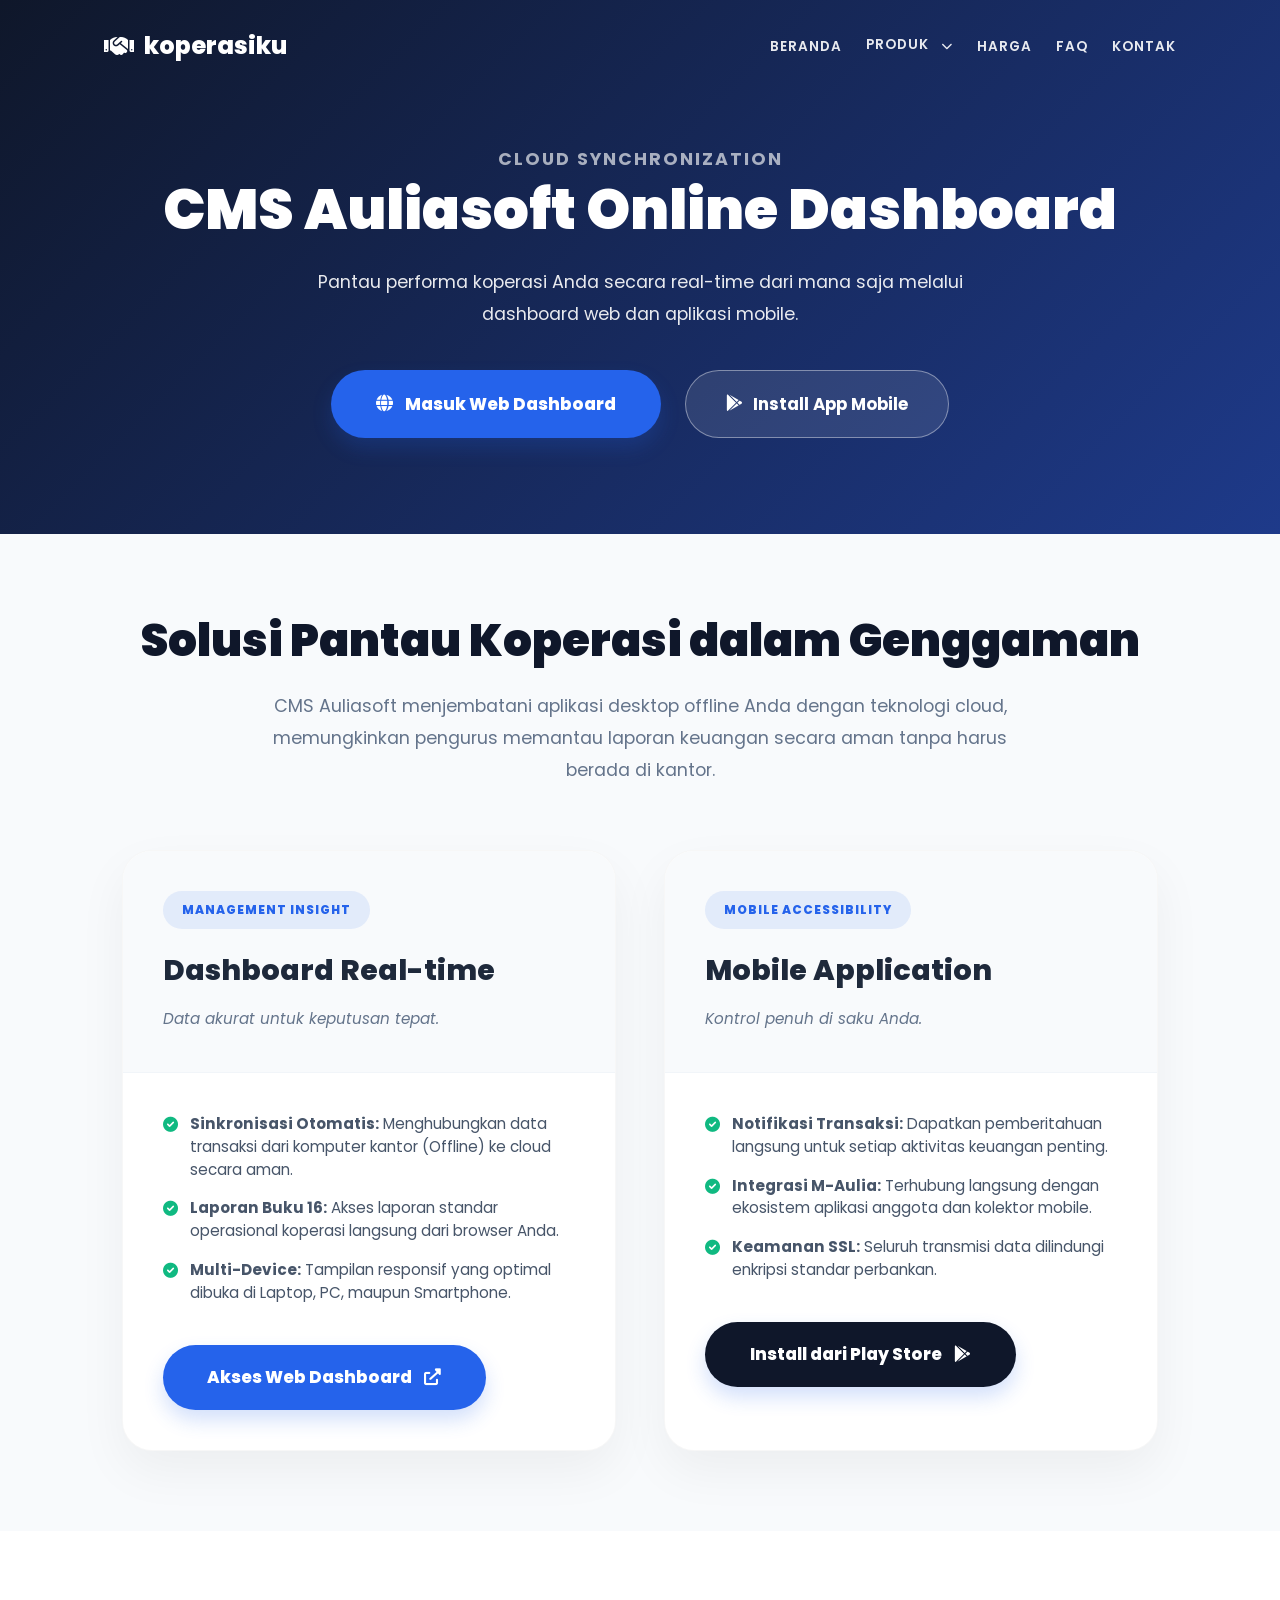
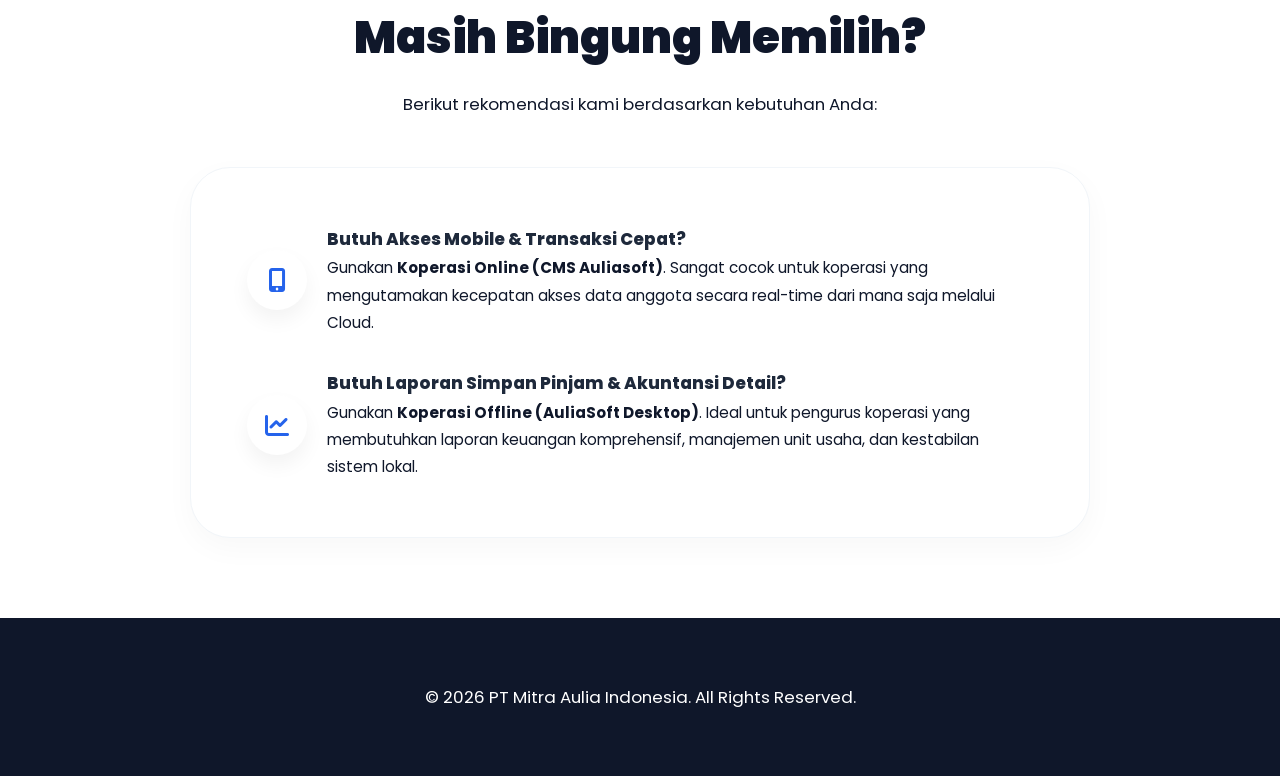
<file: pages/koperasi-online.html>
<!DOCTYPE html>
<html lang="id">

<head>
  <meta charset="UTF-8" />
  <meta name="viewport" content="width=device-width, initial-scale=1.0" />
  <title>Koperasi Online - Coba Demo | koperasiku Auliasoft</title>
  <meta name="description"
    content="Coba langsung demo sistem Koperasi Online (CMS Auliasoft) dan Koperasi Offline (Auliasoft Desktop) dari Auliasoft. Solusi digital untuk Koperasi Simpan Pinjam, Konsumen, dan Jasa." />
  <link href="https://fonts.googleapis.com/css2?family=Poppins:wght@300;400;500;600;700;800;900&display=swap"
    rel="stylesheet" />
  <link rel="stylesheet" href="https://cdnjs.cloudflare.com/ajax/libs/font-awesome/6.0.0/css/all.min.css" />
  <link rel="stylesheet" href="../css/style.css" />
  <style>
    .online-hero {
      background: linear-gradient(135deg, #0f172a 0%, #1e3a8a 100%);
      padding: 9rem 5% 6rem;
      text-align: center;
      color: white;
      position: relative;
      overflow: hidden;
    }

    .online-hero h1 {
      font-size: clamp(2rem, 5vw, 3.5rem);
      font-weight: 900;
      margin-bottom: 1.5rem;
      line-height: 1.2;
    }

    .online-hero p {
      font-size: 1.1rem;
      opacity: 0.9;
      max-width: 700px;
      margin: 0 auto;
    }

    .demo-section {
      padding: 5rem 5%;
      background: var(--bg-light);
    }

    .demo-grid {
      display: grid;
      grid-template-columns: repeat(auto-fit, minmax(350px, 1fr));
      gap: 3rem;
      max-width: 1200px;
      margin: 0 auto;
    }

    .demo-card {
      background: white;
      border-radius: 30px;
      overflow: hidden;
      box-shadow: 0 20px 50px rgba(0, 0, 0, 0.05);
      border: 1px solid rgba(0, 0, 0, 0.03);
      transition: all 0.4s ease;
      display: flex;
      flex-direction: column;
    }

    .demo-card:hover {
      transform: translateY(-15px);
      box-shadow: 0 30px 70px rgba(37, 99, 235, 0.15);
    }

    .card-header {
      padding: 2.5rem;
      background: #f8fafc;
      border-bottom: 1px solid #f1f5f9;
    }

    .card-header .badge-tag {
      display: inline-block;
      padding: 0.5rem 1.2rem;
      background: rgba(37, 99, 235, 0.1);
      color: var(--primary-color);
      border-radius: 50px;
      font-size: 0.75rem;
      font-weight: 800;
      text-transform: uppercase;
      letter-spacing: 1px;
      margin-bottom: 1rem;
    }

    .card-header h2 {
      font-size: 1.8rem;
      font-weight: 800;
      color: #1e293b;
      margin-bottom: 0.5rem;
    }

    .card-header p.tagline {
      color: #64748b;
      font-size: 0.95rem;
      font-style: italic;
    }

    .card-image {
      background: white;
      /* Changed to white for seamless integration */
      height: 300px;
      /* Increased height */
      display: flex;
      align-items: center;
      justify-content: center;
      overflow: hidden;
      padding: 0;
      /* Remove padding to let image breathe */
    }

    .card-image img {
      max-height: 120%;
      /* Scale up slightly */
      width: auto;
      object-fit: contain;
      transition: transform 0.6s cubic-bezier(0.16, 1, 0.3, 1);
    }

    .demo-card:hover .card-image img {
      transform: scale(1.1);
    }

    .card-body {
      padding: 2.5rem;
      flex: 1;
    }

    .feature-list {
      list-style: none;
      margin-bottom: 2.5rem;
    }

    .feature-list li {
      display: flex;
      gap: 12px;
      margin-bottom: 1rem;
      color: #475569;
      font-size: 0.95rem;
      line-height: 1.5;
    }

    .feature-list li i {
      color: #10b981;
      margin-top: 4px;
    }

    .credential-box {
      background: #f1f5f9;
      padding: 1.5rem;
      border-radius: 20px;
      margin-bottom: 2rem;
    }

    .credential-box h4 {
      font-size: 0.85rem;
      color: #475569;
      margin-bottom: 1rem;
      text-transform: uppercase;
      letter-spacing: 1px;
    }

    .acc-item {
      display: flex;
      justify-content: space-between;
      align-items: flex-start;
      padding: 1rem 0;
      border-bottom: 1px dashed #cbd5e1;
      gap: 10px;
    }

    .acc-label {
      font-weight: 700;
      color: #1e293b;
      min-width: 70px;
    }

    .acc-item:last-child {
      border-bottom: none;
    }

    .btn-group-hero {
      display: flex;
      gap: 1.5rem;
      justify-content: center;
      margin-top: 2.5rem;
    }


    .acc-info {
      font-size: 0.9rem;
    }

    .acc-info strong {
      color: #1e293b;
    }

    .recommendation-section {
      padding: 5rem 5%;
      background: white;
      text-align: center;
    }

    .rec-box {
      max-width: 900px;
      margin: 0 auto;
      background: white;
      padding: 3.5rem;
      border-radius: 40px;
      box-shadow: 0 10px 30px rgba(0, 0, 0, 0.03);
      border: 1px solid #f1f5f9;
    }

    .rec-item {
      display: flex;
      align-items: center;
      gap: 20px;
      text-align: left;
      margin-bottom: 2rem;
    }

    .rec-item:last-child {
      margin-bottom: 0;
    }

    .rec-icon {
      width: 60px;
      height: 60px;
      background: white;
      border-radius: 50%;
      display: flex;
      align-items: center;
      justify-content: center;
      font-size: 1.5rem;
      color: var(--primary-color);
      box-shadow: 0 10px 20px rgba(0, 0, 0, 0.05);
      flex-shrink: 0;
    }

    @media (max-width: 768px) {
      .demo-grid {
        grid-template-columns: 1fr;
      }

      .online-hero h1 {
        font-size: 2.2rem;
      }

      .acc-item {
        flex-direction: column;
        gap: 5px;
      }

      .acc-label {
        font-size: 0.8rem;
        opacity: 0.7;
      }

      .acc-info {
        font-size: 0.85rem;
        word-break: break-all;
      }

      .btn-group-hero {
        flex-direction: column;
        gap: 1rem;
        padding: 0 10%;
      }

      .rec-box {
        padding: 2.5rem 1.5rem;
        border-radius: 30px;
      }

      .rec-item {
        flex-direction: column;
        text-align: center;
        gap: 15px;
      }

      .rec-item h4 {
        font-size: 1.1rem;
      }

      .rec-item p {
        font-size: 0.9rem;
        line-height: 1.6;
      }
    }
  </style>
</head>

<body>

  <!-- Navbar -->
  <nav class="navbar navbar-fixed-top">
    <div class="container">
      <div class="navbar-header">
        <a href="../index.html" class="navbar-brand">
          <span class="brand-text"><i class="fas fa-handshake"></i>koperasiku</span>
        </a>
        <div class="mobile-toggle" id="mobile-toggle">
          <i class="fas fa-bars"></i>
        </div>
      </div>

      <div class="collapse navbar-collapse" id="nav-collapse">
        <ul class="nav navbar-nav navbar-right">
          <li><a href="../index.html#home">Beranda</a></li>
          <li class="dropdown">
            <a href="#" class="dropdown-toggle" data-toggle="dropdown">Produk <i class="fas fa-chevron-down"></i></a>
            <ul class="dropdown-menu">
              <li><a href="koperasi-offline.html">Koperasi Offline</a></li>
              <li><a href="koperasi-online.html" class="active">CMS Auliasoft</a></li>
            </ul>
          </li>
          <li><a href="../index.html#harga">Harga</a></li>
          <li><a href="faq.html">FAQ</a></li>
          <li><a href="../index.html#kontak-form">Kontak</a></li>
        </ul>
      </div>
    </div>
  </nav>

  <!-- Hero Section -->
  <section class="online-hero">
    <div class="container">
      <p class="section-subtitle" style="color: rgba(255,255,255,0.7);">Cloud Synchronization</p>
      <h1>CMS Auliasoft Online Dashboard</h1>
      <p>Pantau performa koperasi Anda secara real-time dari mana saja melalui dashboard web dan aplikasi mobile.</p>
      <div class="btn-group-hero">
        <a href="https://cms.auliasoft.com/" target="_blank" class="btn-demo">
          <i class="fas fa-globe"></i> Masuk Web Dashboard
        </a>
        <a href="https://play.google.com/store/apps/details?id=com.cms.aulia" target="_blank" class="btn-secondary-white">
          <i class="fab fa-google-play"></i> Install App Mobile
        </a>
      </div>
    </div>
  </section>

  <!-- CMS Details -->
  <section class="demo-section" id="cms-info">
    <div class="container">
      <div class="section-header text-center" style="margin-bottom: 4rem;">
        <h2 class="section-title">Solusi Pantau Koperasi dalam Genggaman</h2>
        <p style="max-width: 800px; margin: 0 auto; color: #64748b;">CMS Auliasoft menjembatani aplikasi desktop offline Anda dengan teknologi cloud, memungkinkan pengurus memantau laporan keuangan secara aman tanpa harus berada di kantor.</p>
      </div>

      <div class="demo-grid">
        <!-- Feature 1 -->
        <div class="demo-card">
          <div class="card-header">
            <span class="badge-tag">Management Insight</span>
            <h2>Dashboard Real-time</h2>
            <p class="tagline">Data akurat untuk keputusan tepat.</p>
          </div>
          <div class="card-body">
            <ul class="feature-list">
              <li><i class="fas fa-check-circle"></i> <span><strong>Sinkronisasi Otomatis:</strong> Menghubungkan data transaksi dari komputer kantor (Offline) ke cloud secara aman.</span></li>
              <li><i class="fas fa-check-circle"></i> <span><strong>Laporan Buku 16:</strong> Akses laporan standar operasional koperasi langsung dari browser Anda.</span></li>
              <li><i class="fas fa-check-circle"></i> <span><strong>Multi-Device:</strong> Tampilan responsif yang optimal dibuka di Laptop, PC, maupun Smartphone.</span></li>
            </ul>
            <a href="https://cms.auliasoft.com/" target="_blank" class="btn-demo">
              Akses Web Dashboard <i class="fas fa-external-link-alt"></i>
            </a>
          </div>
        </div>

        <!-- Feature 2 -->
        <div class="demo-card">
          <div class="card-header">
            <span class="badge-tag">Mobile Accessibility</span>
            <h2>Mobile Application</h2>
            <p class="tagline">Kontrol penuh di saku Anda.</p>
          </div>
          <div class="card-body">
            <ul class="feature-list">
              <li><i class="fas fa-check-circle"></i> <span><strong>Notifikasi Transaksi:</strong> Dapatkan pemberitahuan langsung untuk setiap aktivitas keuangan penting.</span></li>
              <li><i class="fas fa-check-circle"></i> <span><strong>Integrasi M-Aulia:</strong> Terhubung langsung dengan ekosistem aplikasi anggota dan kolektor mobile.</span></li>
              <li><i class="fas fa-check-circle"></i> <span><strong>Keamanan SSL:</strong> Seluruh transmisi data dilindungi enkripsi standar perbankan.</span></li>
            </ul>
            <a href="https://play.google.com/store/apps/details?id=com.cms.aulia" target="_blank" class="btn-demo" style="background: #0f172a;">
              Install dari Play Store <i class="fab fa-google-play"></i>
            </a>
          </div>
        </div>
      </div>
    </div>
  </section>

  <!-- Recommendation Section -->
  <section class="recommendation-section">
    <div class="container">
      <h2 class="section-title">Masih Bingung Memilih?</h2>
      <p style="margin-bottom: 3rem;">Berikut rekomendasi kami berdasarkan kebutuhan Anda:</p>

      <div class="rec-box">
        <div class="rec-item">
          <div class="rec-icon"><i class="fas fa-mobile-alt"></i></div>
          <div class="rec-text">
            <h4 style="font-weight: 800; color: #1e293b;">Butuh Akses Mobile & Transaksi Cepat?</h4>
            <p style="font-size: 0.95rem;">Gunakan <strong>Koperasi Online (CMS Auliasoft)</strong>. Sangat cocok untuk koperasi yang
              mengutamakan kecepatan akses data anggota secara real-time dari mana saja melalui Cloud.</p>
          </div>
        </div>
        <div class="rec-item">
          <div class="rec-icon"><i class="fas fa-chart-line"></i></div>
          <div class="rec-text">
            <h4 style="font-weight: 800; color: #1e293b;">Butuh Laporan Simpan Pinjam & Akuntansi Detail?</h4>
            <p style="font-size: 0.95rem;">Gunakan <strong>Koperasi Offline (AuliaSoft Desktop)</strong>. Ideal untuk pengurus koperasi
              yang membutuhkan laporan keuangan komprehensif, manajemen unit usaha, dan kestabilan sistem lokal.</p>
          </div>
        </div>
      </div>
    </div>
  </section>

  <!-- Footer -->
  <footer style="background: #0f172a; padding: 4rem 5%; color: white; text-align: center;">
    <p>&copy; 2026 PT Mitra Aulia Indonesia. All Rights Reserved.</p>
  </footer>

  <script src="../js/script.js"></script>
</body>

</html>
</file>
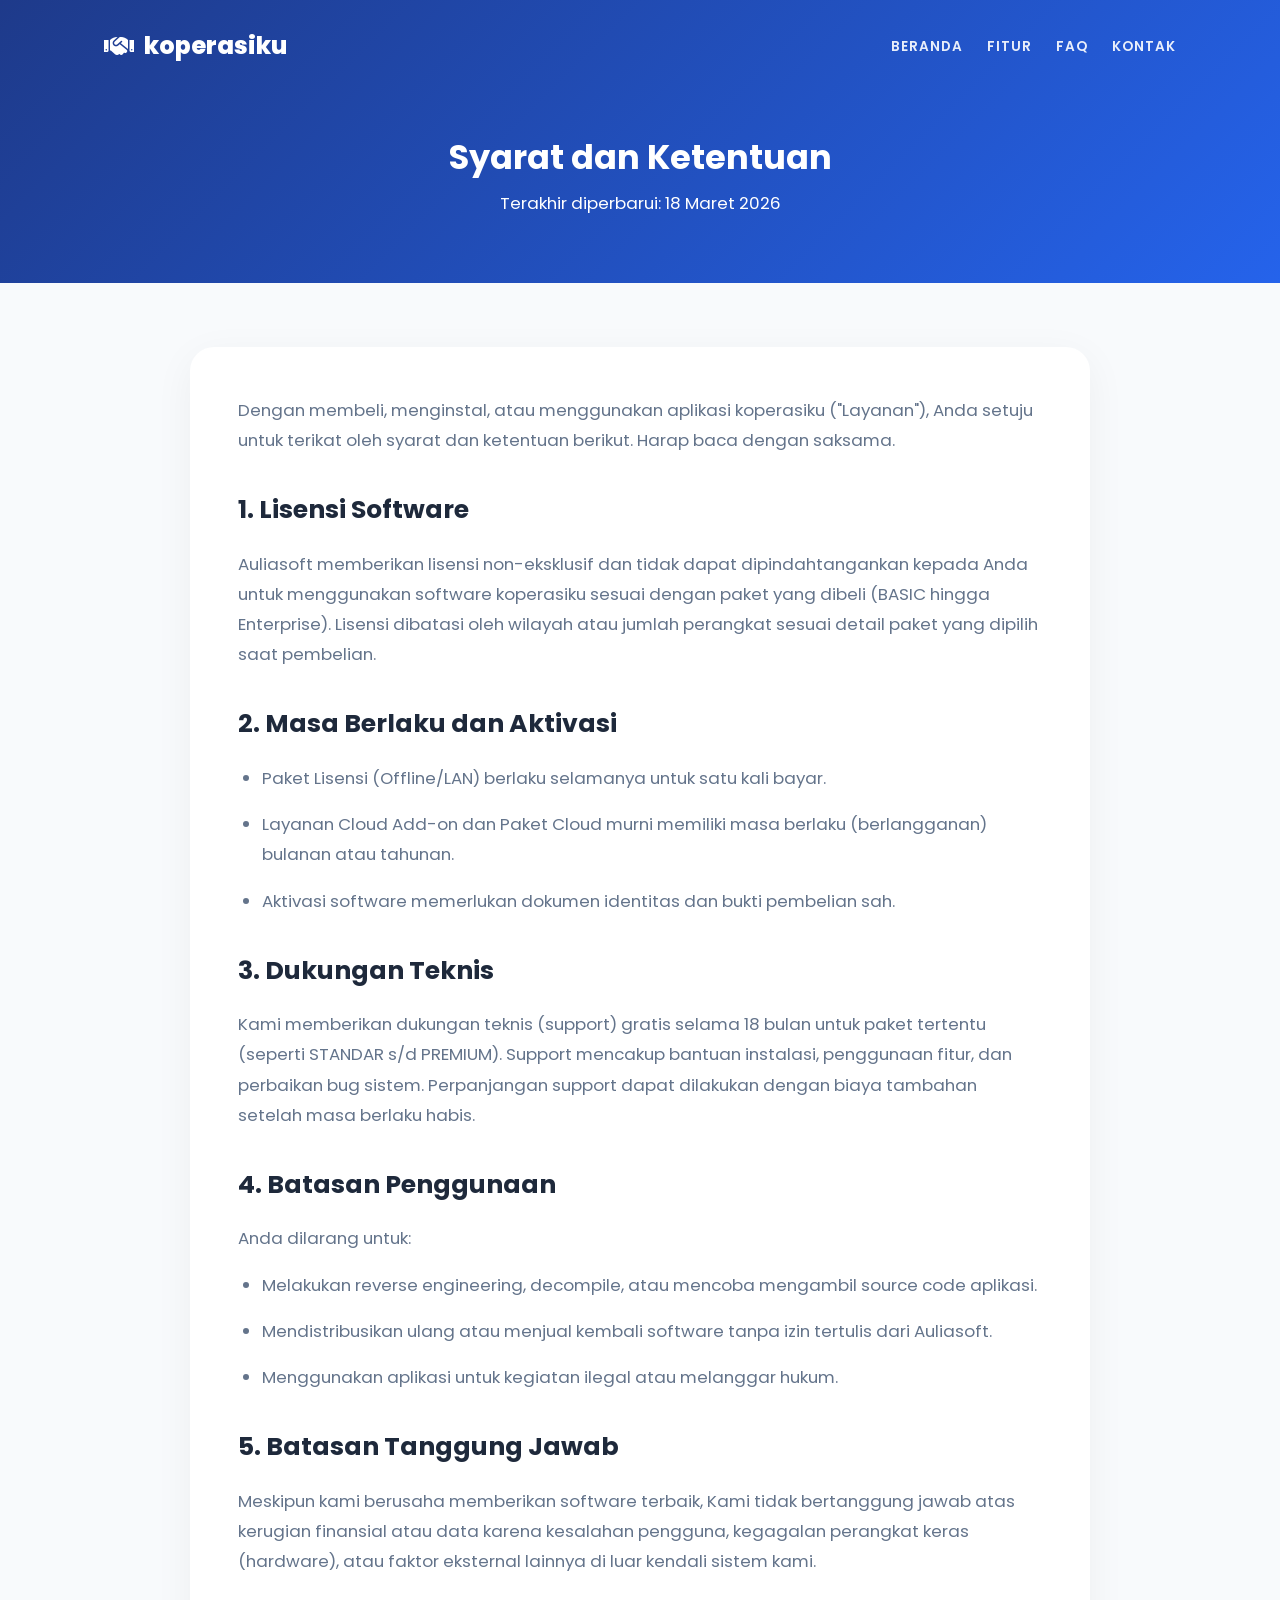
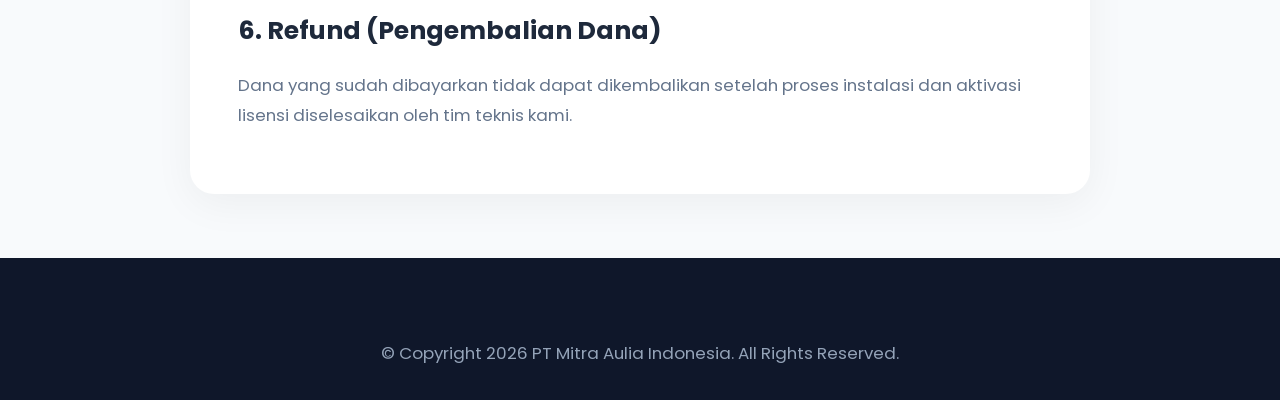
<file: pages/syarat-ketentuan.html>
<!DOCTYPE html>
<html lang="id">

<head>
  <meta charset="UTF-8" />
  <meta name="viewport" content="width=device-width, initial-scale=1.0" />
  <title>Syarat dan Ketentuan | koperasiku Auliasoft</title>
  <meta name="description" content="Syarat dan ketentuan penggunaan lisensi software koperasiku dari Auliasoft." />
  <link href="https://fonts.googleapis.com/css2?family=Poppins:wght@300;400;500;600;700;800;900&display=swap" rel="stylesheet" />
  <link rel="stylesheet" href="https://cdnjs.cloudflare.com/ajax/libs/font-awesome/6.0.0/css/all.min.css" />
  <link rel="stylesheet" href="../css/style.css" />
  <style>
    .legal-page-hero {
      background: linear-gradient(135deg, #1e3a8a 0%, #2563eb 100%);
      padding: 8rem 5% 4rem;
      text-align: center;
      color: white;
    }

    .legal-content {
      background: var(--bg-light);
      padding: 4rem 5%;
    }

    .legal-container {
      max-width: 900px;
      margin: 0 auto;
      background: white;
      padding: 3rem;
      border-radius: 24px;
      box-shadow: 0 10px 40px rgba(0,0,0,0.05);
    }

    .legal-container h2 {
      color: #1e293b;
      margin-top: 2rem;
      margin-bottom: 1rem;
      font-weight: 700;
    }

    .legal-container p, .legal-container li {
      color: #64748b;
      line-height: 1.8;
      margin-bottom: 1rem;
    }

    .legal-container ul {
      margin-left: 1.5rem;
      margin-bottom: 1.5rem;
    }

    @media (max-width: 768px) {
      .legal-container {
        padding: 1.5rem;
      }
      .legal-page-hero {
        padding: 6rem 5% 3rem;
      }
    }
  </style>
</head>

<body>
  <!-- Navbar -->
  <nav class="navbar navbar-fixed-top">
    <div class="container">
      <div class="navbar-header">
        <a href="../index.html" class="navbar-brand">
          <span class="brand-text"><i class="fas fa-handshake"></i>koperasiku</span>
        </a>
        <div class="mobile-toggle" id="mobile-toggle">
          <i class="fas fa-bars"></i>
        </div>
      </div>
      <div class="collapse navbar-collapse" id="nav-collapse">
        <ul class="nav navbar-nav navbar-right">
          <li><a href="../index.html#home">Beranda</a></li>
          <li><a href="../index.html#fitur">Fitur</a></li>
          <li><a href="faq.html">FAQ</a></li>
          <li><a href="../index.html#kontak-form">Kontak</a></li>
        </ul>
      </div>
    </div>
  </nav>

  <div class="legal-page-hero">
    <h1>Syarat dan Ketentuan</h1>
    <p>Terakhir diperbarui: 18 Maret 2026</p>
  </div>

  <section class="legal-content">
    <div class="legal-container">
      <p>Dengan membeli, menginstal, atau menggunakan aplikasi koperasiku ("Layanan"), Anda setuju untuk terikat oleh syarat dan ketentuan berikut. Harap baca dengan saksama.</p>

      <h2>1. Lisensi Software</h2>
      <p>Auliasoft memberikan lisensi non-eksklusif dan tidak dapat dipindahtangankan kepada Anda untuk menggunakan software koperasiku sesuai dengan paket yang dibeli (BASIC hingga Enterprise). Lisensi dibatasi oleh wilayah atau jumlah perangkat sesuai detail paket yang dipilih saat pembelian.</p>

      <h2>2. Masa Berlaku dan Aktivasi</h2>
      <ul>
        <li>Paket Lisensi (Offline/LAN) berlaku selamanya untuk satu kali bayar.</li>
        <li>Layanan Cloud Add-on dan Paket Cloud murni memiliki masa berlaku (berlangganan) bulanan atau tahunan.</li>
        <li>Aktivasi software memerlukan dokumen identitas dan bukti pembelian sah.</li>
      </ul>

      <h2>3. Dukungan Teknis</h2>
      <p>Kami memberikan dukungan teknis (support) gratis selama 18 bulan untuk paket tertentu (seperti STANDAR s/d PREMIUM). Support mencakup bantuan instalasi, penggunaan fitur, dan perbaikan bug sistem. Perpanjangan support dapat dilakukan dengan biaya tambahan setelah masa berlaku habis.</p>

      <h2>4. Batasan Penggunaan</h2>
      <p>Anda dilarang untuk:</p>
      <ul>
        <li>Melakukan reverse engineering, decompile, atau mencoba mengambil source code aplikasi.</li>
        <li>Mendistribusikan ulang atau menjual kembali software tanpa izin tertulis dari Auliasoft.</li>
        <li>Menggunakan aplikasi untuk kegiatan ilegal atau melanggar hukum.</li>
      </ul>

      <h2>5. Batasan Tanggung Jawab</h2>
      <p>Meskipun kami berusaha memberikan software terbaik, Kami tidak bertanggung jawab atas kerugian finansial atau data karena kesalahan pengguna, kegagalan perangkat keras (hardware), atau faktor eksternal lainnya di luar kendali sistem kami.</p>

      <h2>6. Refund (Pengembalian Dana)</h2>
      <p>Dana yang sudah dibayarkan tidak dapat dikembalikan setelah proses instalasi dan aktivasi lisensi diselesaikan oleh tim teknis kami.</p>
    </div>
  </section>

  <!-- Footer -->
  <footer>
    <div class="container text-center">
      <p>&copy; Copyright 2026 PT Mitra Aulia Indonesia. All Rights Reserved.</p>
    </div>
  </footer>

  <script src="../js/script.js"></script>
</body>
</html>
</file>
<file: css/style.css>
:root {
  --primary-color: #2563eb;
  /* Pro Blue accent */
  --secondary-color: #2563eb;
  --text-dark: #0f172a;
  --text-muted: #64748b;
  --bg-light: #f8fafc;
  --bg-blue-light: #eff6ff;
  --white: #ffffff;
  --transition: all 0.4s cubic-bezier(0.16, 1, 0.3, 1);
}

* {
  margin: 0;
  padding: 0;
  box-sizing: border-box;
}

body {
  font-family: 'Poppins', sans-serif;
  color: var(--text-dark);
  font-size: 1.05rem;
  /* Base font size improved */
  line-height: 1.8;
  overflow-x: hidden;
  background-color: var(--white);
  -webkit-font-smoothing: antialiased;
  -moz-osx-font-smoothing: grayscale;
}

.text-center {
  text-align: center !important;
}

.container {
  max-width: 1200px;
  margin: 0 auto;
  padding: 0 5%;
  width: 100%;
}

/* Global Reveal Animations System */
.fade-in {
  opacity: 0;
  animation: revealUp 0.8s cubic-bezier(0.16, 1, 0.3, 1) forwards;
  will-change: transform, opacity;
}

.delay-1 {
  animation-delay: 0.15s;
}

.delay-2 {
  animation-delay: 0.3s;
}

.delay-3 {
  animation-delay: 0.45s;
}

.delay-4 {
  animation-delay: 0.6s;
}

@keyframes revealUp {
  from {
    opacity: 0;
    transform: translateY(30px);
  }

  to {
    opacity: 1;
    transform: translateY(0);
  }
}

/* Header standard Koperasiku */
/* Navbar Redesign */
.navbar-fixed-top {
  position: fixed;
  top: 0;
  width: 100%;
  z-index: 2000;
  padding: 1.5rem 0;
  transition: all 0.4s;
  background: transparent;
}

.navbar-fixed-top.scrolled {
  background: rgba(255, 255, 255, 0.95);
  backdrop-filter: blur(10px);
  padding: 0.8rem 0;
  box-shadow: 0 4px 20px rgba(0, 0, 0, 0.1);
}

.navbar .container {
  display: flex;
  justify-content: space-between;
  align-items: center;
  max-width: 1200px;
  margin: 0 auto;
  padding: 0 5%;
  width: 100%;
}

.navbar-header {
  display: flex;
  justify-content: space-between;
  align-items: center;
}

.navbar-brand {
  text-decoration: none !important;
  display: flex;
  align-items: center;
}

.brand-text {
  font-size: 1.5rem;
  /* Reduced from 1.8rem for better balance */
  font-weight: 800;
  color: white;
  text-decoration: none !important;
  display: flex;
  align-items: center;
  gap: 10px;
  border-bottom: none !important;
  /* Ensure no border underline */
  outline: none !important;
}

.brand-text i {
  display: flex;
  align-items: center;
}

.navbar-fixed-top.scrolled .brand-text {
  color: var(--primary-color);
}

/* Mobile Toggle */
.mobile-toggle {
  display: none;
  font-size: 1.5rem;
  color: white;
  cursor: pointer;
  transition: var(--transition);
}

.scrolled .mobile-toggle {
  color: var(--text-dark);
}

.navbar-fixed-top.menu-active .mobile-toggle,
.navbar-fixed-top.menu-active .brand-text {
  color: var(--text-dark) !important;
}

.navbar-header {
  position: relative;
  z-index: 2001;
  /* Above the overlay */
}

.navbar-nav {
  display: flex;
  list-style: none;
  gap: 1.5rem;
  align-items: center;
  margin: 0;
  /* Reset margin */
  padding: 0;
}

.navbar-nav a {
  text-decoration: none;
  color: rgba(255, 255, 255, 0.9);
  font-weight: 600;
  font-size: 0.85rem;
  text-transform: uppercase;
  letter-spacing: 1px;
  transition: color 0.3s;
}

.navbar-fixed-top.scrolled .navbar-nav a {
  color: var(--text-dark);
}

.navbar-nav a:hover,
.navbar-nav li.active>a,
.navbar-nav li.dropdown:hover>a {
  color: var(--primary-color) !important;
}

/* Dropdown Styles */
.dropdown {
  position: relative;
}

.dropdown-menu {
  position: absolute;
  top: 100%;
  left: 0;
  background: white;
  min-width: 220px;
  box-shadow: 0 10px 30px rgba(0, 0, 0, 0.1);
  border-radius: 12px;
  padding: 0.8rem 0;
  opacity: 0;
  visibility: hidden;
  transform: translateY(15px);
  transition: all 0.3s cubic-bezier(0.16, 1, 0.3, 1);
  list-style: none;
  z-index: 1000;
  border: 1px solid #f1f5f9;
}

.dropdown:hover .dropdown-menu {
  opacity: 1;
  visibility: visible;
  transform: translateY(0);
}

.dropdown-menu li {
  width: 100%;
}

.dropdown-menu li a {
  padding: 0.7rem 1.5rem;
  display: block;
  color: var(--text-dark) !important;
  font-size: 0.85rem;
  font-weight: 500;
  text-transform: none;
  letter-spacing: 0;
  transition: all 0.2s;
}

.dropdown-menu li a:hover {
  background: var(--bg-blue-light);
  color: var(--primary-color) !important;
  padding-left: 1.8rem;
}

.dropdown-toggle {
  display: flex;
  align-items: center;
  gap: 8px;
  cursor: pointer;
}

.dropdown-toggle i {
  font-size: 0.7rem;
  transition: transform 0.3s;
}

.dropdown:hover .dropdown-toggle i {
  transform: rotate(180deg);
}

/* Mobile Dropdown */
@media (max-width: 991px) {
  .dropdown-menu {
    position: static;
    opacity: 1;
    visibility: visible;
    transform: none;
    box-shadow: none;
    background: transparent;
    border: none;
    padding: 0 0 0 1rem;
    display: none;
    /* Hidden by default on mobile, toggled via JS or active class */
  }

  .dropdown.open .dropdown-menu {
    display: block;
  }

  .navbar-nav {
    flex-direction: column;
    align-items: flex-start;
    width: 100%;
  }
}

/* Hero New Redesign */
/* Ultra-Premium Monitor Mockup */
/* Premium Laptop Mockup (Silver Edition) */
.premium-laptop {
  position: relative;
  width: 100%;
  max-width: 1000px;
  /* Maximum expansion for "Kasiraulia" look */
  margin: 0 auto;
  perspective: 2000px;
  transform-style: preserve-3d;
  animation: ultraFloat 8s ease-in-out infinite;
}

.laptop-screen {
  position: relative;
  background: #d9d9d9;
  /* Silver/Light Gray */
  padding: 10px;
  border-radius: 18px 18px 0 0;
  border: 1px solid rgba(255, 255, 255, 0.8);
  box-shadow:
    0 20px 40px rgba(0, 0, 0, 0.3),
    inset 0 0 0 2px rgba(255, 255, 255, 1);
  /* White Outline */
  transform: rotateX(5deg);
  z-index: 2;
}

.laptop-bezel {
  background: #000;
  padding: 4px;
  border-radius: 10px 10px 0 0;
  position: relative;
  overflow: hidden;
  border: 1px solid #ffffff;
  /* Explicit white outline on bezel */
}

.laptop-notch {
  position: absolute;
  top: 0;
  left: 50%;
  transform: translateX(-50%);
  width: 100px;
  height: 16px;
  background: #000;
  border-bottom-left-radius: 10px;
  border-bottom-right-radius: 10px;
  z-index: 3;
}

.laptop-camera {
  position: absolute;
  top: 5px;
  left: 50%;
  transform: translateX(-50%);
  width: 3px;
  height: 3px;
  background: #334155;
  border-radius: 50%;
}

.laptop-display {
  position: relative;
  background: #000;
  border-radius: 6px 6px 0 0;
  overflow: hidden;
  aspect-ratio: 16 / 10;
  border: 1px solid rgba(255, 255, 255, 0.3);
}

.laptop-display img {
  width: 100%;
  height: 100%;
  object-fit: cover;
  display: block;
}

.laptop-base {
  position: relative;
  width: 110%;
  height: 14px;
  background: linear-gradient(to bottom, #d9d9d9, #bcbcbc);
  margin-left: -5%;
  border-radius: 0 0 20px 20px;
  box-shadow: 0 10px 30px rgba(0, 0, 0, 0.3);
  z-index: 1;
  border-top: 1px solid rgba(255, 255, 255, 0.5);
}

.laptop-base::after {
  content: '';
  position: absolute;
  top: 0;
  left: 50%;
  transform: translateX(-50%);
  width: 25%;
  height: 5px;
  background: rgba(0, 0, 0, 0.1);
  border-radius: 0 0 10px 10px;
}

.laptop-base::after {
  content: '';
  position: absolute;
  top: 0;
  left: 50%;
  transform: translateX(-50%);
  width: 25%;
  height: 4px;
  background: rgba(0, 0, 0, 0.3);
  border-radius: 0 0 10px 10px;
}

.ambient-glow {
  position: absolute;
  top: 50%;
  left: 50%;
  transform: translate(-50%, -50%);
  width: 120%;
  /* Restored to 120% */
  height: 120%;
  background: radial-gradient(circle, rgba(37, 99, 235, 0.25) 0%, transparent 60%);
  z-index: 1;
  pointer-events: none;
  filter: blur(20px);
}

/* Ultra-Premium Monitor Mockup (Desktop Edition) - Refined Kasirpro Sync (Silver Edition) */
.premium-monitor {
  position: relative;
  width: 100%;
  max-width: 650px;
  margin: 0 auto;
  perspective: 2000px;
  transform-style: preserve-3d;
  animation: ultraFloat 8s ease-in-out infinite;
}

.monitor-bezel {
  background: linear-gradient(145deg, #ffffff 0%, #cbd5e1 100%);
  padding: 12px;
  border-radius: 20px;
  border: 1px solid rgba(255, 255, 255, 1);
  box-shadow:
    0 30px 60px -12px rgba(0, 0, 0, 0.3),
    inset 0 0 15px rgba(255, 255, 255, 0.8),
    0 0 20px rgba(59, 130, 246, 0.15);
  position: relative;
  z-index: 10;
  transform: rotateX(2deg) rotateY(-5deg);
  outline: 1px solid rgba(148, 163, 184, 0.3);
}

.monitor-sensor {
  position: absolute;
  top: 5px;
  left: 50%;
  transform: translateX(-50%);
  width: 4px;
  height: 4px;
  background: #94a3b8;
  border-radius: 50%;
}

.monitor-screen {
  position: relative;
  background: #000;
  border-radius: 8px;
  overflow: hidden;
  box-shadow: inset 0 0 40px rgba(0, 0, 0, 0.8);
  border: 1px solid #94a3b8;
}

.monitor-screen img {
  width: 100%;
  height: auto;
  display: block;
  opacity: 0.95;
  transition: opacity 0.3s ease;
}

.screen-glare {
  position: absolute;
  top: 0;
  left: 0;
  right: 0;
  bottom: 0;
  background: linear-gradient(135deg, rgba(255, 255, 255, 0.15) 0%, transparent 50%, rgba(255, 255, 255, 0.05) 100%);
  pointer-events: none;
}

.monitor-stand {
  width: 80px;
  height: 40px;
  background: linear-gradient(to right, #e2e8f0, #cbd5e1, #e2e8f0);
  margin: -10px auto 0;
  position: relative;
  z-index: 5;
  clip-path: polygon(20% 0%, 80% 0%, 100% 100%, 0% 100%);
  box-shadow: 0 5px 15px rgba(0,0,0,0.1);
}

.monitor-base {
  width: 180px;
  height: 8px;
  background: linear-gradient(to bottom, #f1f5f9, #cbd5e1);
  margin: 0 auto;
  border-radius: 4px 4px 0 0;
  box-shadow: 0 10px 20px rgba(0, 0, 0, 0.15);
  border: 1px solid #e2e8f0;
}

.ambient-glow {
  position: absolute;
  top: 50%;
  left: 50%;
  transform: translate(-50%, -50%);
  width: 120%;
  height: 120%;
  background: radial-gradient(circle, rgba(37, 99, 235, 0.25) 0%, transparent 60%);
  z-index: 1;
  pointer-events: none;
  filter: blur(20px);
}

@keyframes ultraFloat {

  0%,
  100% {
    transform: translateY(0) rotateY(0);
  }

  50% {
    transform: translateY(-20px) rotateY(2deg);
  }
}

.hero-text-side h1 {
  margin-top: 0;
  margin-bottom: 1.5rem;
  text-shadow: 0 4px 10px rgba(0, 0, 0, 0.5);
  font-weight: 800;
}

.hero-text-side p {
  margin-bottom: 2.5rem;
  text-shadow: 0 2px 5px rgba(0, 0, 0, 0.4);
  font-size: 1.15rem;
  line-height: 1.7;
}

.hero-mockup-hero {
  position: relative;
  z-index: 2;
}

@media (max-width: 992px) {
  .hero-mockup-hero {
    margin-top: 3rem;
  }
}

/* Dropdown Menu Styles */
.nav .dropdown {
  position: relative;
}

.nav .dropdown-menu {
  position: absolute;
  top: 100%;
  left: 0;
  z-index: 1000;
  display: none;
  min-width: 200px;
  padding: 0.5rem 0;
  margin: 0;
  background-color: #fff;
  border-radius: 12px;
  box-shadow: 0 10px 25px rgba(0, 0, 0, 0.1);
  border: 1px solid #f1f5f9;
  list-style: none;
  overflow: hidden;
  transition: all 0.3s ease;
}

/* Desktop Hover Trigger */
@media (min-width: 992px) {
  .nav .dropdown:hover .dropdown-menu {
    display: block;
    animation: dropdownFade 0.3s ease forwards;
  }
}

/* Base Dropdown State (Used by .open class) */
.nav .dropdown.open .dropdown-menu {
  display: block;
  animation: dropdownFade 0.3s ease forwards;
}

.nav .dropdown.open .dropdown-toggle i {
  transform: rotate(180deg);
}

@keyframes dropdownFade {
  from {
    opacity: 0;
    transform: translateY(10px);
  }

  to {
    opacity: 1;
    transform: translateY(0);
  }
}

.nav .dropdown-menu li a {
  display: block;
  padding: 0.8rem 1.5rem;
  color: #334155;
  font-size: 0.9rem;
  font-weight: 500;
  transition: all 0.2s ease;
  text-decoration: none;
}

.nav .dropdown-menu li a:hover {
  background-color: var(--bg-blue-light);
  color: var(--primary-color);
  padding-left: 1.8rem;
}

.dropdown-toggle i {
  margin-left: 5px;
  transition: transform 0.3s ease;
}

.dropdown:hover .dropdown-toggle i {
  transform: rotate(180deg);
}

.hero-new {
  position: relative;
  min-height: 100vh;
  background: url('../img/office-koperasi-bg-v3.png') no-repeat center bottom / cover;
  background-attachment: fixed;
  display: flex;
  align-items: center;
  overflow: hidden;
  padding: 80px 72px 0 77px;
  /* Applied precise spacing for Desktop */
  width: 100%;
}

@media (max-width: 991px) {
  .hero-new {
    padding: 100px 5% 40px 5%;
    min-height: auto;
    background-attachment: scroll;
    background-position: center center;
  }

  .hero-overlay {
    background: linear-gradient(to bottom,
        rgba(15, 23, 42, 0.85) 0%,
        rgba(15, 23, 42, 0.7) 40%,
        rgba(15, 23, 42, 0.85) 100%);
  }
}

@media (max-width: 768px) {
  .hero-new {
    padding: 90px 20px 40px 20px;
  }
}

.hero-overlay {
  position: absolute;
  top: 0;
  left: 0;
  width: 100%;
  height: 100%;
  /* Dual gradient: Top-to-bottom for navbar and Left-to-right for hero text */
  background:
    linear-gradient(to bottom, rgba(15, 23, 42, 0.9) 0%, transparent 25%),
    linear-gradient(to right, rgba(15, 23, 42, 0.9) 0%, rgba(15, 23, 42, 0.6) 50%, rgba(15, 23, 42, 0.3) 100%);
  z-index: 1;
}

.hero-container {
  position: relative;
  z-index: 2;
  display: grid;
  grid-template-columns: 1.1fr 0.9fr;
  /* Maximum expansion for laptop space */
  gap: 4rem;
  align-items: center;
  color: white;
  max-width: none;
  /* Removed max-width restriction */
  width: 100%;
  margin: 0;
}

.hero-text-side h1 {
  font-size: clamp(2.5rem, 6vw, 3.5rem);
  /* Extra large for Kasiraulia style */
  font-weight: 800;
  line-height: 1.1;
  margin-bottom: 1.5rem;
  text-shadow: 0 4px 10px rgba(0, 0, 0, 0.5);
}

.hero-text-side p {
  font-size: 1.25rem;
  /* Slightly larger for readability */
  opacity: 0.9;
  margin-bottom: 2.5rem;
  max-width: 900px;
  /* Increased max-width for more spacious feel */
  text-shadow: 0 2px 5px rgba(0, 0, 0, 0.4);
  line-height: 1.7;
}

.btn-playstore {
  display: inline-flex;
  align-items: center;
  gap: 15px;
  background: transparent;
  border: 2px solid white;
  padding: 0.8rem 2rem;
  border-radius: 50px;
  color: white;
  text-decoration: none;
  font-weight: 700;
  font-size: 1.1rem;
  transition: all 0.3s;
}

.btn-playstore:hover {
  background: white;
  color: var(--text-dark);
  transform: translateY(-3px);
}

.btn-outline-white {
  display: inline-flex;
  align-items: center;
  gap: 12px;
  background: transparent;
  border: 2px solid rgba(255, 255, 255, 0.8);
  padding: 1.1rem 2.5rem;
  border-radius: 50px;
  color: white;
  text-decoration: none;
  font-weight: 700;
  font-size: 1.1rem;
  transition: all 0.3s;
  box-shadow: 0 4px 15px rgba(0, 0, 0, 0.1);
}

.btn-outline-white:hover {
  background: white;
  color: var(--text-dark);
  border-color: white;
  transform: translateY(-3px);
  box-shadow: 0 8px 25px rgba(37, 99, 235, 0.3);
}

.btn-outline-white i {
  font-size: 1.2rem;
}

.dual-mockup {
  position: relative;
  display: flex;
  justify-content: center;
  align-items: center;
}

.mockup-back {
  width: 70%;
  transform: rotate(-5deg) translateX(-20px);
  filter: blur(1px);
  opacity: 0.8;
  z-index: 1;
}

.mockup-front {
  width: 75%;
  position: absolute;
  top: 20px;
  right: -20px;
  z-index: 2;
  box-shadow: 0 30px 60px rgba(0, 0, 0, 0.5);
  border-radius: 30px;
  border: 6px solid #1e293b;
  animation: float 6s ease-in-out infinite;
}

/* Sections General */
section {
  padding: 6rem 5%;
  width: 100%;
  position: relative;
}

.section-title {
  font-size: clamp(1.6rem, 3.5vw, 2.2rem);
  /* Reduced from 2.8rem */
  font-weight: 800;
  margin-bottom: 1.5rem;
  color: var(--text-dark);
  line-height: 1.3;
}

.btn-action {
  display: inline-block;
  padding: 1rem 2.5rem;
  background: var(--primary-color);
  color: white;
  text-decoration: none;
  border-radius: 16px;
  /* Larger radius */
  font-weight: 700;
  transition: all 0.3s cubic-bezier(0.34, 1.56, 0.64, 1);
  box-shadow: 0 10px 20px rgba(37, 99, 235, 0.2);
}

.btn-action:hover {
  transform: translateY(-3px);
  box-shadow: 0 10px 20px rgba(37, 99, 235, 0.2);
}

@keyframes float {

  0%,
  100% {
    transform: translateY(0);
  }

  50% {
    transform: translateY(-20px);
  }
}

@keyframes fadeInDown {
  from {
    opacity: 0;
    transform: translate3d(0, -50px, 0);
  }

  to {
    opacity: 1;
    transform: translate3d(0, 0, 0);
  }
}

.mockup-container {
  position: relative;
  animation: float 6s ease-in-out infinite;
  box-shadow: 0 30px 60px -12px rgba(30, 58, 138, 0.2), 0 18px 36px -18px rgba(0, 0, 0, 0.3);
  border-radius: 24px;
  overflow: hidden;
  border: 8px solid #1e293b;
}

.split-section {
  padding: 8rem 5%;
}

.container-flex {
  display: flex;
  align-items: center;
  gap: 4rem;
  max-width: 1200px;
  margin: 0 auto;
}

.content-half {
  flex: 1;
}

.section-subtitle {
  font-family: 'Poppins', sans-serif;
  color: var(--primary-color);
  font-size: 0.9rem;
  font-weight: 700;
  text-transform: uppercase;
  letter-spacing: 2px;
  margin-bottom: 1rem;
  display: block;
}

.image-wrapper {
  position: relative;
  display: inline-block;
  padding: 40px;
  /* Ruang untuk aksen */
}

/* Lingkaran cahaya di belakang mockup - Jauh lebih ringan dari drop-shadow */
.image-wrapper::before {
  content: '';
  position: absolute;
  top: 50%;
  left: 50%;
  transform: translate(-50%, -50%);
  width: 80%;
  height: 80%;
  background: radial-gradient(circle, rgba(37, 99, 235, 0.08) 0%, rgba(255, 255, 255, 0) 70%);
  border-radius: 50%;
  z-index: 0;
  pointer-events: none;
}

.image-wrapper img {
  width: 100%;
  height: auto;
  position: relative;
  z-index: 1;
  transition: transform 0.6s cubic-bezier(0.34, 1.56, 0.64, 1);
  will-change: transform;
  backface-visibility: hidden;
  transform: translateZ(0);
  animation: floatMobile 4s ease-in-out infinite;
}

.image-wrapper:hover img {
  transform: translateZ(0) translateY(-15px) rotateY(-5deg) scale(1.05);
}

.image-wrapper:hover img {
  transform: translateY(-10px);
}

.mockup-isometric {
  transform: perspective(1500px) rotateY(-20deg) rotateX(10deg);
}

.mockup-tablet {
  transform: perspective(1500px) rotateY(20deg) rotateX(10deg);
}

.btn-simple {
  display: inline-flex;
  align-items: center;
  gap: 12px;
  background: white;
  padding: 1rem 2rem;
  border-radius: 12px;
  text-decoration: none;
  font-weight: 800;
  color: var(--text-dark);
  margin-top: 2.5rem;
  transition: all 0.4s cubic-bezier(0.175, 0.885, 0.32, 1.275);
  border: 2px solid #f1f5f9;
  box-shadow: 0 4px 15px rgba(0, 0, 0, 0.05);
}

.btn-simple:hover {
  border-color: var(--primary-color);
  color: var(--primary-color);
  transform: translateX(10px);
  box-shadow: 0 10px 25px rgba(37, 99, 235, 0.1);
}

.btn-simple i {
  transition: transform 0.3s;
}

.btn-simple:hover i {
  transform: translateX(5px);
}

/* Checklist Styles */
.list-check {
  list-style: none;
  padding-left: 0;
}

.list-check li {
  display: flex;
  align-items: center;
  gap: 12px;
  margin-bottom: 0.8rem;
}

.list-check li i {
  flex-shrink: 0;
  font-size: 1.1rem;
}

/* Features Center Layout Redesign */
.features-center-layout {
  padding: 8rem 5%;
  background: white;
}

.features-header {
  margin-bottom: 4rem;
  /* Reduced from 5rem */
  max-width: 1200px;
  margin-left: auto;
  margin-right: auto;
  text-align: center;
}

.title-bold {
  font-size: clamp(1.6rem, 3.5vw, 2.2rem);
  /* Reduced from 3.5rem for consistency */
  font-weight: 900;
  color: #1e293b;
  margin-bottom: 0.8rem;
  line-height: 1.2;
}

.subtitle-blue {
  color: var(--primary-color);
  font-weight: 700;
  letter-spacing: 1.5px;
  font-size: 0.95rem;
  /* Reduced from 1.1rem */
  text-transform: uppercase;
  display: block;
}

.features-symmetric-grid {
  display: flex;
  align-items: center;
  justify-content: center;
  gap: 3rem;
  max-width: 1400px;
  margin: 0 auto;
}

.features-side {
  flex: 1;
  display: flex;
  flex-direction: column;
  gap: 8rem;
}

.features-side.left-align .feature-item-alt {
  align-items: flex-end;
  text-align: right;
}

.features-side.right-align .feature-item-alt {
  align-items: flex-start;
  text-align: left;
}

.features-mockup {
  flex: 1.5;
  display: flex;
  justify-content: center;
  align-items: center;
}

.laptop-container {
  width: 100%;
  max-width: 600px;
  position: relative;
  padding: 20px;
}

.laptop-container::before {
  content: '';
  position: absolute;
  top: 50%;
  left: 50%;
  transform: translate(-50%, -50%);
  width: 100%;
  height: 100%;
  background: radial-gradient(circle, rgba(37, 99, 235, 0.05) 0%, rgba(255, 255, 255, 0) 80%);
  z-index: 0;
}

.laptop-mockup-img {
  width: 100%;
  height: auto;
  position: relative;
  z-index: 1;
  filter: drop-shadow(0 10px 20px rgba(0, 0, 0, 0.1));
  transition: transform 0.8s cubic-bezier(0.34, 1.56, 0.64, 1);
  will-change: transform;
  backface-visibility: hidden;
  transform: translateZ(0);
  animation: floatLaptop 6s ease-in-out infinite;
}

.laptop-mockup-img:hover {
  transform: translateZ(0) scale(1.03) rotateX(2deg);
}

@keyframes floatMobile {

  0%,
  100% {
    transform: translateZ(0) translateY(0);
  }

  50% {
    transform: translateZ(0) translateY(-10px);
  }
}

@keyframes floatLaptop {

  0%,
  100% {
    transform: translateZ(0) translateY(0);
  }

  50% {
    transform: translateZ(0) translateY(-8px);
  }
}

.laptop-mockup-img:hover {
  transform: scale(1.05);
}

.feature-item-alt {
  display: flex;
  flex-direction: column;
}

.fi-icon {
  width: 60px;
  height: 60px;
  background: white;
  border: 1px solid #e2e8f0;
  border-radius: 50%;
  display: flex;
  align-items: center;
  justify-content: center;
  margin-bottom: 2rem;
  color: #cbd5e1;
  font-size: 1.5rem;
  box-shadow: 0 4px 10px rgba(0, 0, 0, 0.03);
}

.feature-item-alt:hover .fi-icon {
  border-color: var(--primary-color);
  color: var(--primary-color);
  box-shadow: 0 10px 20px rgba(37, 99, 235, 0.1);
}

.fi-text h4 {
  font-size: 1.3rem;
  /* Slightly larger for clarity */
  font-weight: 800;
  color: #1e293b;
  margin-bottom: 1rem;
  letter-spacing: 0.5px;
}

.fi-text p {
  font-size: 1.05rem;
  line-height: 1.8;
  color: #64748b;
  max-width: 350px;
}

@media (max-width: 968px) {

  .container-flex,
  .features-symmetric-grid {
    flex-direction: column;
    text-align: center !important;
  }

  .features-side {
    align-items: center !important;
    text-align: center !important;
    gap: 3rem;
  }

  .features-side:first-child .feature-item-alt,
  .features-side:last-child .feature-item-alt {
    align-items: center;
    text-align: center;
  }
}

.mockup-container img.front {
  position: absolute;
  top: 0;
  left: 0;
  z-index: 2;
  width: 100%;
  height: auto;
  animation-name: fadeInDown;
  animation-duration: 0.7s;
  animation-delay: 1.6s;
  animation-fill-mode: both;
}

/* Split Section (Upgrade) */
.container-flex {
  display: flex;
  align-items: center;
  gap: 4rem;
  flex-wrap: wrap;
}

.content-half {
  flex: 1;
  min-width: 300px;
}

.content-half p {
  color: var(--text-muted);
  margin-bottom: 2rem;
  font-size: 1.05rem;
}

/* Features Grid */
.features-grid {
  display: grid;
  grid-template-columns: repeat(auto-fit, minmax(250px, 1fr));
  gap: 2rem;
}

.feature-card {
  background: var(--white);
  padding: 3.5rem 2rem;
  border-radius: 24px;
  text-align: center;
  border: 1px solid #f1f5f9;
  border-top: 4px solid transparent;
  box-shadow: 0 10px 40px rgba(0, 0, 0, 0.02);
  transition: all 0.4s cubic-bezier(0.16, 1, 0.3, 1);
  display: flex;
  flex-direction: column;
  align-items: center;
  gap: 0.5rem;
}

.feature-card:hover {
  transform: translateY(-10px);
  box-shadow: 0 30px 60px rgba(37, 99, 235, 0.1);
  border-color: var(--primary-color);
  border-top-color: var(--primary-color);
}

.feature-card i {
  font-size: 2.5rem;
  color: var(--primary-color);
  margin-bottom: 1.5rem;
  padding: 20px;
  background: var(--bg-blue-light);
  border-radius: 20px;
  transition: all 0.3s;
}

.feature-card:hover i {
  background: var(--primary-color);
  color: white;
  transform: rotate(-10deg) scale(1.1);
}

.feature-card h4 {
  font-weight: 800;
  margin-bottom: 1rem;
  font-size: 1.2rem;
}

.feature-card p {
  font-size: 0.95rem;
  color: var(--text-muted);
}

/* Smaller Feature Cards for Fitur Lain */
.small-features .feature-card {
  padding: 2rem 1.5rem;
}

@media (min-width: 992px) {
  .small-features {
    grid-template-columns: repeat(3, 1fr);
  }
}

/* Pricing System */
.pricing-tabs {
  display: flex;
  justify-content: center;
  gap: 1rem;
  margin-bottom: 4rem;
}

.tab-btn {
  padding: 1rem 2.5rem;
  border: 2px solid #e2e8f0;
  background: white;
  border-radius: 50px;
  font-weight: 700;
  cursor: pointer;
  transition: all 0.4s ease;
  color: var(--text-muted);
  font-size: 0.95rem;
}

.tab-btn:hover {
  border-color: var(--primary-color);
  color: var(--primary-color);
}

.tab-btn.active {
  background: var(--primary-color);
  color: white;
  border-color: var(--primary-color);
  box-shadow: 0 10px 20px rgba(37, 99, 235, 0.2);
}

.pricing-grid {
  display: none;
  /* Hidden by default */
  grid-template-columns: repeat(auto-fit, minmax(300px, 1fr));
  gap: 2.5rem;
  max-width: 1200px;
  margin: 0 auto;
  justify-content: center;
}

.pricing-grid.active {
  display: grid;
  animation: fadeIn 0.5s ease;
}

@media (min-width: 992px) {
  .pricing-grid {
    grid-template-columns: repeat(auto-fit, minmax(320px, 380px));
    /* Fixed max width per card to prevent stretching */
  }
}

@keyframes fadeIn {
  from {
    opacity: 0;
    transform: translateY(10px);
  }

  to {
    opacity: 1;
    transform: translateY(0);
  }
}

.price-card {
  background: white;
  padding: 3rem 2rem;
  border-radius: 35px;
  border: 1px solid #e2e8f0;
  text-align: left;
  transition: all 0.5s cubic-bezier(0.16, 1, 0.3, 1);
  position: relative;
  display: flex;
  flex-direction: column;
  box-shadow: 0 10px 40px rgba(0, 0, 0, 0.03);
  height: 100%;
}

.price-card:hover {
  transform: translateY(-12px);
  box-shadow: 0 30px 60px rgba(0, 0, 0, 0.08);
  border-color: var(--primary-color);
}

.price-header {
  margin-bottom: 2rem;
}

.price-icon-box {
  width: 60px;
  height: 60px;
  border-radius: 18px;
  display: flex;
  align-items: center;
  justify-content: center;
  font-size: 1.5rem;
  margin-bottom: 1.5rem;
}

.price-category {
  font-size: 0.85rem;
  font-weight: 700;
  color: #64748b;
  text-transform: uppercase;
  letter-spacing: 1px;
  display: block;
  margin-bottom: 0.5rem;
}

.price-card h3 {
  font-size: 1.5rem;
  font-weight: 900;
  color: #1e293b;
  margin: 0;
}

.price-amount {
  margin-bottom: 2.5rem;
  display: flex;
  align-items: baseline;
  gap: 4px;
}

.price-amount .currency {
  font-size: 1.25rem;
  font-weight: 700;
  color: #1e293b;
}

.price-amount .value {
  font-size: 3rem;
  font-weight: 900;
  color: #1e293b;
  line-height: 1;
}

.price-amount .period {
  font-size: 1.1rem;
  color: #94a3b8;
  font-weight: 500;
}

.price-card.featured .price-amount .value {
  color: var(--primary-color);
}

.price-features {
  list-style: none;
  text-align: left;
  margin-bottom: 3rem;
  flex-grow: 1;
}

.price-features li {
  padding: 0.8rem 0;
  color: #64748b;
  font-size: 0.95rem;
  display: flex;
  align-items: center;
  gap: 12px;
}

.price-features li i {
  color: #10b981;
  font-size: 0.9rem;
  background: rgba(16, 185, 129, 0.1);
  width: 24px;
  height: 24px;
  display: flex;
  align-items: center;
  justify-content: center;
  border-radius: 50%;
  flex-shrink: 0;
}

.price-card.featured {
  border: 2px solid var(--primary-color);
  background: #fdfdff;
  transform: scale(1.05);
  box-shadow: 0 20px 40px rgba(37, 99, 235, 0.1);
}

.price-card.featured:hover {
  transform: scale(1.07) translateY(-15px);
}

.popular-badge {
  position: absolute;
  top: -15px;
  left: 50%;
  transform: translateX(-50%);
  background: var(--primary-color);
  color: white;
  padding: 0.5rem 1.5rem;
  border-radius: 50px;
  font-size: 0.8rem;
  font-weight: 900;
  letter-spacing: 1px;
  box-shadow: 0 10px 20px rgba(37, 99, 235, 0.3);
}

/* Cloud Add-on Section inside Price Card */
.addon-section {
  margin: 0 0 2rem 0;
  padding: 1.2rem;
  background: var(--bg-blue-light);
  border: 1px dashed var(--primary-color);
  border-radius: 16px;
  text-align: left;
}

.addon-label {
  font-size: 0.75rem;
  font-weight: 800;
  color: var(--primary-color);
  text-transform: uppercase;
  letter-spacing: 1px;
  margin-bottom: 1rem;
}

.addon-item {
  display: flex;
  align-items: center;
  gap: 0.75rem;
  padding: 0.6rem 0;
  border-bottom: 1px solid rgba(37, 99, 235, 0.1);
}

.addon-item:last-child {
  border-bottom: none;
  padding-bottom: 0;
}

.addon-item i {
  font-size: 1.1rem;
  color: var(--primary-color);
  width: 24px;
  text-align: center;
  flex-shrink: 0;
}

.addon-item>div {
  display: flex;
  flex-direction: column;
  gap: 2px;
}

.addon-item strong {
  font-size: 0.82rem;
  color: var(--text-dark);
  font-weight: 700;
  line-height: 1.3;
}

.addon-item span {
  font-size: 0.78rem;
  color: var(--primary-color);
  font-weight: 600;
}

/* Footer Section */
footer {
  background: #0f172a;
  color: #94a3b8;
  padding: 5rem 5% 2rem;
}

.footer-grid {
  display: grid;
  grid-template-columns: repeat(auto-fit, minmax(200px, 1fr));
  gap: 3rem;
  max-width: 1200px;
  margin: 0 auto;
}

.footer-section h4 {
  color: white;
  margin-bottom: 1.5rem;
}

.footer-links {
  list-style: none;
}

.footer-links li {
  margin-bottom: 0.8rem;
}

.footer-links a {
  color: #94a3b8;
  text-decoration: none;
}

.footer-links a:hover {
  color: white;
}

.social-icons {
  display: flex;
  gap: 15px;
}

.social-icons a {
  color: #94a3b8;
  font-size: 1.2rem;
}

.footer-section p {
  display: flex;
  align-items: center;
  gap: 12px;
  margin-bottom: 0.8rem;
  font-size: 0.95rem;
  line-height: normal;
}

.footer-section p i {
  color: var(--primary-color);
  width: 20px;
  text-align: center;
  flex-shrink: 0;
}

.footer-bottom {
  margin-top: 4rem;
  padding-top: 2rem;
  border-top: 1px solid #1e293b;
  text-align: center;
  font-size: 0.85rem;
}

@media (max-width: 991px) {
  .navbar-fixed-top {
    padding: 1rem 0;
    background: rgba(15, 23, 42, 0.9);
    /* Dark background for mobile header by default */
  }

  .navbar-fixed-top.scrolled {
    background: white;
  }

  .navbar-header {
    width: 100%;
    display: flex;
    justify-content: space-between;
    align-items: center;
  }

  .mobile-toggle {
    display: block;
    order: 2;
    /* Ensure it stays on the right */
  }

  .navbar-brand {
    order: 1;
    /* Logo on the left */
  }

  .navbar-collapse {
    position: fixed;
    top: 0;
    left: 0;
    width: 100%;
    height: 100vh;
    background: white;
    padding: 5rem 2rem 2rem;
    /* Moved up from 8rem */
    z-index: 1999;
    flex-direction: column;
    text-align: left;
    /* Left align as per reference */
    overflow-y: auto;
    opacity: 0;
    visibility: hidden;
    transition: all 0.5s cubic-bezier(0.16, 1, 0.3, 1);
    display: flex;
  }

  .navbar-collapse.active {
    opacity: 1;
    visibility: visible;
  }

  .navbar-nav {
    flex-direction: column;
    gap: 0;
    /* No gap, use borders instead */
    width: 100%;
  }

  .navbar-nav li {
    width: 100%;
    opacity: 0;
    transform: translateX(-20px);
    /* Slide from left */
    transition: all 0.5s cubic-bezier(0.16, 1, 0.3, 1);
    border-bottom: 1px solid #f1f5f9;
  }

  .navbar-collapse.active .navbar-nav li {
    opacity: 1;
    transform: translateY(0);
  }

  /* Staggered animation for menu items */
  .navbar-collapse.active .navbar-nav li:nth-child(1) {
    transition-delay: 0.1s;
  }

  .navbar-collapse.active .navbar-nav li:nth-child(2) {
    transition-delay: 0.15s;
  }

  .navbar-collapse.active .navbar-nav li:nth-child(3) {
    transition-delay: 0.2s;
  }

  .navbar-collapse.active .navbar-nav li:nth-child(4) {
    transition-delay: 0.25s;
  }

  .navbar-collapse.active .navbar-nav li:nth-child(5) {
    transition-delay: 0.3s;
  }

  .navbar-collapse.active .navbar-nav li:nth-child(6) {
    transition-delay: 0.35s;
  }

  .navbar-collapse.active .navbar-nav li:nth-child(7) {
    transition-delay: 0.4s;
  }

  .navbar-nav a {
    font-size: 1rem;
    /* Reduced from 1.1rem for better mobile fit */
    font-weight: 700;
    letter-spacing: 0.5px;
    padding: 1.2rem 0;
    /* Taller tap areas */
    display: block;
    width: 100%;
    color: var(--text-dark) !important;
    position: relative;
    transition: var(--transition);
  }

  .navbar-nav a:active {
    background: #f8fafc;
    padding-left: 10px;
  }

  /* Mobile Dropdown Specific Fix */
  .navbar-nav .dropdown-menu {
    position: static !important;
    float: none;
    background: #f8fafc;
    /* Light background for contrast */
    box-shadow: none;
    border: none;
    display: none;
    margin: 0.5rem 0 1rem;
    padding: 0;
    opacity: 1;
    animation: none;
    width: 100%;
    transform: none !important;
  }

  .navbar-nav .dropdown.open .dropdown-menu {
    display: block !important;
  }

  .navbar-nav .dropdown-menu li a {
    font-size: 0.9rem;
    color: var(--text-muted) !important;
    padding: 0.8rem 1.5rem !important;
    border-bottom: none !important;
    text-transform: none;
    /* Sub-items don't need all-caps */
  }

  .hero-container {
    display: flex;
    flex-direction: column;
    text-align: center;
    gap: 3rem;
  }

  .hero-text-side p {
    margin-left: auto;
    margin-right: auto;
  }

  .btn-playstore {
    padding: 0.6rem 1.5rem;
    /* Reduced from 0.8rem 2rem */
    font-size: 0.95rem;
    /* Reduced from 1.1rem */
    gap: 10px;
  }

  .container-flex {
    flex-direction: column;
    text-align: center;
    gap: 1rem;
    /* Further reduced from 1.5rem */
  }

  .split-section {
    padding: 4rem 5%;
    /* Reduced from 8rem for mobile */
  }

  .image-wrapper {
    padding: 10px;
    /* Reduced from 40px for mobile */
  }

  .btn-simple {
    margin-top: 1rem;
    /* Further reduced from 1.5rem */
    margin-bottom: 0.5rem;
  }

  #cocok-untuk .container-flex,
  #online .container-flex {
    flex-direction: column-reverse;
    /* Put image on top for these sections */
  }

  .features-mockup {
    width: 100%;
    max-width: 100% !important;
    margin: 2rem 0;
    transform: scale(1.1);
  }

  .features-mockup .image-wrapper {
    max-width: 100% !important;
    padding: 0;
  }

  .price-card.featured {
    transform: none;
  }

  /* FAQ Mobile Overrides */
  #faq {
    padding: 4rem 0;
    /* Reduced from 8rem */
  }

  .container-faq {
    padding: 0 1rem;
    /* Tighter horizontal padding */
  }

  .faq-accordion details {
    padding: 1.2rem 1.2rem;
    /* Reduced from 1.5rem 2rem */
    border-radius: 16px;
    margin-bottom: 1rem;
  }

  .faq-accordion details:hover {
    transform: none;
    /* Remove slide on mobile (touch devices) */
  }

  .faq-accordion summary {
    font-size: 0.9rem;
    /* Reduced from 1.1rem */
    font-weight: 700;
    gap: 0.5rem;
  }

  .faq-accordion p {
    font-size: 0.85rem;
    /* Readable but compact */
    line-height: 1.7;
    padding-top: 1rem;
    margin-top: 1rem;
  }
}

/* FAQ Accordion Refinement */
.faq-accordion details {
  background: white;
  padding: 1.8rem;
  border-radius: 20px;
  margin-bottom: 1.2rem;
  border: 1px solid #f1f5f9;
  cursor: pointer;
  transition: all 0.3s cubic-bezier(0.16, 1, 0.3, 1);
  box-shadow: 0 4px 15px rgba(0, 0, 0, 0.02);
}

.faq-accordion details:hover {
  border-color: var(--primary-color);
  box-shadow: 0 10px 25px rgba(37, 99, 235, 0.05);
  transform: translateX(10px);
}

.faq-accordion summary {
  font-weight: 800;
  color: #1e293b;
  list-style: none;
  display: flex;
  justify-content: space-between;
  align-items: center;
  font-size: 1.15rem;
  /* Better visibility */
}

.faq-accordion summary::-webkit-details-marker {
  display: none;
}

.faq-accordion p {
  margin-top: 1.5rem;
  color: #64748b;
  line-height: 1.8;
  padding-left: 0.5rem;
  border-left: 3px solid var(--primary-color);
}

#faq {
  background: var(--bg-light);
  padding: 8rem 0;
  margin-top: 2rem;
  width: 100%;
}

.container-faq {
  max-width: 850px;
  margin: 0 auto;
  padding: 0 1.5rem;
}

.faq-accordion details {
  background: white;
  padding: 1.5rem 2rem;
  border-radius: 20px;
  margin-bottom: 1.5rem;
  border: 1px solid #f1f5f9;
  cursor: pointer;
  transition: all 0.4s cubic-bezier(0.16, 1, 0.3, 1);
  box-shadow: 0 4px 15px rgba(0, 0, 0, 0.02);
}

.faq-accordion details:hover {
  border-color: var(--primary-color);
  transform: translateY(-3px);
  box-shadow: 0 20px 40px rgba(37, 99, 235, 0.05);
}

.faq-accordion summary {
  font-weight: 700;
  color: var(--text-dark);
  list-style: none;
  display: flex;
  justify-content: space-between;
  align-items: center;
  font-size: 1.1rem;
}

.faq-accordion summary i {
  color: var(--primary-color);
  font-size: 0.9rem;
  transition: transform 0.3s;
}

.faq-accordion details[open] summary i {
  transform: rotate(180deg);
}

.faq-accordion p {
  padding-top: 1.5rem;
  color: var(--text-muted);
  line-height: 1.7;
  border-top: 1px solid #f8fafc;
  margin-top: 1.5rem;
}

.pricing-content {
  display: none;
}

.pricing-content.active {
  display: grid;
}

/* Contact Section Redesign */
#kontak-form {
  padding: 8rem 5%;
  background-color: #f8fafc;
  position: relative;
  overflow: hidden;
}

#kontak-form::before {
  content: '';
  position: absolute;
  top: -10%;
  right: -5%;
  width: 400px;
  height: 400px;
  background: radial-gradient(circle, rgba(37, 99, 235, 0.05) 0%, transparent 70%);
  z-index: 0;
}

.contact-wrapper {
  display: grid;
  grid-template-columns: 1fr 1.2fr;
  gap: 5rem;
  max-width: 1200px;
  margin: 0 auto;
  position: relative;
  z-index: 1;
}

.contact-info {
  display: flex;
  flex-direction: column;
}

.contact-description {
  color: #64748b;
  margin-bottom: 3rem;
  font-size: 1.05rem;
}

.info-items {
  display: flex;
  flex-direction: column;
  gap: 2rem;
  margin-bottom: 3.5rem;
}

.info-item {
  display: flex;
  gap: 1.5rem;
  align-items: flex-start;
}

.info-icon {
  width: 54px;
  height: 54px;
  background: white;
  border-radius: 14px;
  display: flex;
  align-items: center;
  justify-content: center;
  color: var(--primary-color);
  font-size: 1.4rem;
  box-shadow: 0 10px 25px rgba(0, 0, 0, 0.05);
  flex-shrink: 0;
  transition: all 0.3s ease;
}

.info-item:hover .info-icon {
  background: var(--primary-color);
  color: white;
  transform: translateY(-5px);
}

.info-text h4 {
  font-size: 1.1rem;
  font-weight: 800;
  color: #1e293b;
  margin-bottom: 0.4rem;
}

.info-text p {
  color: #64748b;
  font-size: 0.95rem;
  word-break: break-word;
  /* Prevents long emails from clipping */
}

.social-links-contact {
  display: flex;
  gap: 1.2rem;
}

.social-links-contact a {
  width: 44px;
  height: 44px;
  border-radius: 50%;
  background: #e2e8f0;
  display: flex;
  align-items: center;
  justify-content: center;
  color: #475569;
  text-decoration: none;
  transition: all 0.3s ease;
  font-size: 1.1rem;
}

.social-links-contact a:hover {
  background: var(--primary-color);
  color: white;
  transform: scale(1.1);
}

.contact-form-container {
  background: white;
  padding: 3.5rem;
  border-radius: 30px;
  box-shadow: 0 30px 60px -15px rgba(15, 23, 42, 0.08);
  border: 1px solid #f1f5f9;
}

.premium-contact-form {
  display: flex;
  flex-direction: column;
  gap: 1.8rem;
}

.form-group-alt {
  display: flex;
  flex-direction: column;
  gap: 0.6rem;
}

.form-group-alt label {
  font-size: 0.85rem;
  font-weight: 700;
  color: #475569;
  letter-spacing: 0.5px;
}

.form-group-alt input,
.form-group-alt textarea {
  padding: 1rem 1.2rem;
  border-radius: 12px;
  border: 2px solid #f1f5f9;
  background: #f8fafc;
  font-family: inherit;
  font-size: 0.95rem;
  transition: all 0.3s ease;
  color: #1e293b;
}

.form-group-alt input:focus,
.form-group-alt textarea:focus {
  outline: none;
  border-color: var(--primary-color);
  background: white;
  box-shadow: 0 10px 20px rgba(37, 99, 235, 0.05);
}

.btn-primary-glow {
  background: var(--primary-color);
  color: white;
  padding: 1.1rem 2.8rem;
  border-radius: 50px;
  border: none;
  font-weight: 800;
  font-size: 1.1rem;
  display: inline-flex;
  align-items: center;
  justify-content: center;
  gap: 12px;
  cursor: pointer;
  transition: all 0.4s cubic-bezier(0.16, 1, 0.3, 1);
  box-shadow: 0 15px 35px rgba(37, 99, 235, 0.4);
  text-decoration: none;
}

.btn-outline-white {
  background: rgba(255, 255, 255, 0.1);
  backdrop-filter: blur(10px);
  color: white;
  padding: 1.1rem 2.8rem;
  border-radius: 50px;
  border: 2px solid rgba(255, 255, 255, 0.5);
  font-weight: 800;
  font-size: 1.1rem;
  display: inline-flex;
  align-items: center;
  justify-content: center;
  gap: 12px;
  cursor: pointer;
  transition: all 0.4s cubic-bezier(0.16, 1, 0.3, 1);
  text-decoration: none;
}

.btn-primary-glow:hover {
  transform: translateY(-5px) scale(1.02);
  box-shadow: 0 20px 45px rgba(37, 99, 235, 0.5);
  background: #1d4ed8;
}

.btn-outline-white:hover {
  background: rgba(255, 255, 255, 1);
  color: var(--text-dark);
  transform: translateY(-5px) scale(1.02);
}

/* Responsiveness Redesign */
@media (max-width: 991px) {
  .contact-wrapper {
    grid-template-columns: 1fr;
    gap: 2.5rem;
  }

  .contact-info {
    text-align: center;
    align-items: center;
  }

  .social-links-contact {
    justify-content: center;
  }

  .info-items {
    gap: 1rem;
    margin-bottom: 2.5rem;
    width: 100%;
    max-width: 100%;
  }

  .info-item {
    text-align: left;
    background: white;
    padding: 1.2rem;
    border-radius: 16px;
    width: 100%;
    box-shadow: 0 5px 20px rgba(0, 0, 0, 0.04);
  }

  .contact-form-container {
    padding: 2rem 1.5rem;
    border-radius: 24px;
    box-shadow: 0 20px 40px rgba(15, 23, 42, 0.05);
  }
}

@media (max-width: 768px) {
  #kontak-form {
    padding: 4rem 15px;
  }

  .section-title {
    font-size: 1.7rem;
  }

  .form-row {
    flex-direction: column;
    gap: 1rem;
  }

  .premium-contact-form {
    gap: 1.2rem;
  }
}

@media (max-width: 480px) {
  #kontak-form {
    padding: 3rem 10px;
  }

  .contact-form-container {
    padding: 1.5rem 1rem;
  }

  .info-item {
    padding: 0.8rem;
  }

  .info-icon {
    width: 44px;
    height: 44px;
    font-size: 1.1rem;
  }

  .info-text h4 {
    font-size: 0.95rem;
  }

  .info-text p {
    font-size: 0.85rem;
  }

  .btn-primary-glow,
  .btn-outline-primary,
  .btn-simple,
  .btn-demo,
  .btn-secondary-white,
  .btn-wa,
  .btn-generate-key {
    width: 100% !important;
    max-width: 400px;
    margin-left: auto;
    margin-right: auto;
    justify-content: center;
    font-size: 1rem;
    padding: 1.1rem !important;
  }
}

/* Promo Upgrade 2026 Section */
.promo-upgrade-section {
  background: linear-gradient(135deg, #f8fafc 0%, #eff6ff 100%);
  padding: 8rem 5%;
}

.promo-header {
  text-align: center;
  margin-bottom: 4rem;
  max-width: 800px;
  margin-left: auto;
  margin-right: auto;
}

.upgrade-grid {
  display: grid;
  grid-template-columns: repeat(auto-fit, minmax(250px, 1fr));
  gap: 2rem;
  margin-bottom: 4rem;
}

.upgrade-card {
  background: white;
  padding: 2.5rem 2rem;
  border-radius: 24px;
  box-shadow: 0 10px 30px rgba(37, 99, 235, 0.05);
  transition: all 0.4s cubic-bezier(0.175, 0.885, 0.32, 1.275);
  border: 1px solid #f1f5f9;
  text-align: center;
}

.upgrade-card:hover {
  transform: translateY(-15px);
  box-shadow: 0 20px 40px rgba(37, 99, 235, 0.1);
  border-color: var(--primary-color);
}

.uc-icon {
  width: 70px;
  height: 70px;
  background: var(--bg-blue-light);
  color: var(--primary-color);
  border-radius: 20px;
  display: flex;
  align-items: center;
  justify-content: center;
  font-size: 1.8rem;
  margin: 0 auto 1.5rem;
  transition: all 0.4s;
}

.upgrade-card:hover .uc-icon {
  background: var(--primary-color);
  color: white;
  transform: rotateY(360deg);
}

.upgrade-card h3 {
  font-size: 1.25rem;
  font-weight: 700;
  margin-bottom: 1rem;
  color: var(--text-dark);
}

.upgrade-card p {
  font-size: 0.95rem;
  color: var(--text-muted);
  line-height: 1.6;
}

.promo-cta {
  text-align: center;
}

.promo-cta p {
  font-size: 1.1rem;
  font-weight: 600;
  color: var(--text-dark);
  margin-bottom: 1.5rem;
}

/* Product Grid & Cards (Product Pages) */
.product-grid-offline {
  display: grid;
  grid-template-columns: repeat(auto-fit, minmax(320px, 1fr));
  gap: 2.5rem;
  padding: 4rem 0;
}

.product-card-premium {
  background: white;
  border-radius: 28px;
  padding: 3rem 2.5rem;
  text-align: center;
  box-shadow: 0 10px 40px rgba(15, 23, 42, 0.05);
  transition: all 0.5s cubic-bezier(0.16, 1, 0.3, 1);
  border: 1px solid #f1f5f9;
  display: flex;
  flex-direction: column;
  position: relative;
  overflow: hidden;
  height: 100%;
}

.product-card-premium:hover {
  transform: translateY(-12px);
  box-shadow: 0 25px 60px rgba(37, 99, 235, 0.12);
  border-color: var(--primary-color);
}

.product-icon-circle {
  width: 90px;
  height: 90px;
  background: var(--bg-blue-light);
  color: var(--primary-color);
  border-radius: 50%;
  display: flex;
  align-items: center;
  justify-content: center;
  font-size: 2.2rem;
  margin: 0 auto 2rem;
  transition: all 0.4s;
}

.product-card-premium:hover .product-icon-circle {
  background: var(--primary-color);
  color: white;
  transform: scale(1.1) rotate(5deg);
}

.product-card-premium h3 {
  font-size: 1.6rem;
  font-weight: 800;
  color: #1e293b;
  margin-bottom: 1.2rem;
  letter-spacing: -0.5px;
}

.product-card-premium p {
  color: var(--text-muted);
  font-size: 1rem;
  line-height: 1.7;
  margin-bottom: 2.5rem;
  flex-grow: 1;
}

.btn-try,
.btn-primary-glow,
.btn-demo {
  display: inline-flex;
  align-items: center;
  justify-content: center;
  gap: 12px;
  background: var(--primary-color);
  color: white !important;
  padding: 1.1rem 2.8rem;
  border-radius: 50px;
  /* Changed from 16px to 50px for consistency */
  border-radius: 50px;
  font-weight: 800;
  text-decoration: none;
  transition: all 0.3s cubic-bezier(0.4, 0, 0.2, 1);
  border: none;
  font-size: 1.05rem;
  cursor: pointer;
  box-shadow: 0 10px 20px rgba(37, 99, 235, 0.2);
}

.btn-try:hover,
.btn-primary-glow:hover,
.btn-demo:hover {
  background: #1d4ed8 !important;
  transform: translateY(-3px);
  box-shadow: 0 15px 30px rgba(37, 99, 235, 0.4);
  color: white !important;
}

.btn-secondary-white {
  display: inline-flex;
  align-items: center;
  justify-content: center;
  gap: 10px;
  background: rgba(255, 255, 255, 0.1);
  color: white !important;
  padding: 1.1rem 2.5rem;
  border-radius: 50px;
  text-decoration: none;
  font-weight: 700;
  border: 1.5px solid rgba(255, 255, 255, 0.4);
  transition: all 0.3s;
}

.btn-secondary-white:hover {
  background: white;
  color: var(--primary-color) !important;
  transform: translateY(-3px);
}

.btn-outline-primary {
  display: inline-flex;
  align-items: center;
  justify-content: center;
  gap: 10px;
  background: transparent;
  color: var(--primary-color) !important;
  border: 2px solid var(--primary-color);
  padding: 0.9rem 2.2rem;
  border-radius: 50px;
  font-weight: 700;
  text-decoration: none;
  transition: all 0.3s;
}

.btn-outline-primary:hover {
  background: var(--primary-color);
  color: white !important;
}

.btn-simple {
  display: inline-flex;
  align-items: center;
  justify-content: center;
  gap: 10px;
  color: var(--primary-color);
  font-weight: 700;
  text-decoration: none;
  transition: all 0.3s;
  padding: 0.5rem 1rem;
}

.btn-simple:hover {
  gap: 15px;
  opacity: 0.8;
}

.btn-wa {
  display: inline-flex;
  align-items: center;
  justify-content: center;
  gap: 10px;
  background: #25d366;
  color: white !important;
  padding: 1rem 2.2rem;
  border-radius: 50px;
  text-decoration: none;
  font-weight: 800;
  font-size: 1.1rem;
  box-shadow: 0 10px 20px rgba(37, 211, 102, 0.2);
  transition: all 0.3s;
}

.btn-wa:hover {
  background: #22c55e;
  transform: translateY(-3px);
  box-shadow: 0 15px 30px rgba(37, 211, 102, 0.3);
  color: white !important;
}

.btn-generate-key {
  display: inline-flex;
  align-items: center;
  justify-content: center;
  gap: 12px;
  background: linear-gradient(135deg, #10b981 0%, #059669 100%);
  color: white !important;
  padding: 1.1rem 2.2rem;
  border-radius: 12px;
  text-decoration: none;
  font-weight: 800;
  font-size: 1rem;
  box-shadow: 0 10px 20px rgba(16, 185, 129, 0.2);
  transition: all 0.3s;
}

.btn-generate-key:hover {
  transform: translateY(-3px);
  box-shadow: 0 15px 30px rgba(16, 185, 129, 0.4);
  background: linear-gradient(135deg, #059669 0%, #047857 100%);
  color: white !important;
}

/* Section Title global */
.section-title {
  font-size: clamp(1.8rem, 4vw, 2.8rem);
  font-weight: 900;
  color: #0f172a;
  margin-bottom: 1.5rem;
  line-height: 1.2;
}

.section-header p {
  font-size: 1.1rem;
  color: var(--text-muted);
  max-width: 700px;
  margin: 0 auto;
}

/* ===== NEW PRODUCT KNOWLEDGE SECTIONS ===== */

/* Section: USP / Why Us */
.usp-section {
  padding: 6rem 5%;
  background: white;
}

.usp-grid {
  display: grid;
  grid-template-columns: repeat(auto-fit, minmax(280px, 1fr));
  gap: 2.5rem;
  max-width: 1200px;
  margin: 4rem auto 0;
}

.usp-card {
  padding: 2.5rem;
  background: #f8fafc;
  border-radius: 24px;
  transition: all 0.3s ease;
  border: 1px solid transparent;
}

.usp-card:hover {
  background: white;
  transform: translateY(-10px);
  box-shadow: 0 20px 40px rgba(37, 99, 235, 0.1);
  border-color: rgba(37, 99, 235, 0.2);
}

.usp-icon {
  width: 60px;
  height: 60px;
  background: white;
  color: var(--primary-color);
  border-radius: 16px;
  display: flex;
  align-items: center;
  justify-content: center;
  font-size: 1.5rem;
  margin-bottom: 1.5rem;
  box-shadow: 0 10px 20px rgba(0, 0, 0, 0.05);
}

.usp-card h4 {
  font-size: 1.25rem;
  font-weight: 800;
  color: #1e293b;
  margin-bottom: 1rem;
}

/* Section: Use Cases */
.use-cases-section {
  padding: 6rem 5%;
  background: #f1f5f9;
}

.use-case-grid {
  display: grid;
  grid-template-columns: repeat(auto-fit, minmax(250px, 1fr));
  gap: 2rem;
  max-width: 1200px;
  margin: 4rem auto 0;
}

.use-case-card {
  background: white;
  border-radius: 20px;
  overflow: hidden;
  box-shadow: 0 4px 6px rgba(0, 0, 0, 0.02);
  transition: all 0.3s ease;
}

.use-case-card:hover {
  transform: scale(1.03);
  box-shadow: 0 20px 30px rgba(0, 0, 0, 0.05);
}

.use-case-img {
  height: 180px;
  background-size: cover;
  background-position: center;
  position: relative;
}

.use-case-overlay {
  position: absolute;
  bottom: 0;
  left: 0;
  right: 0;
  padding: 1.5rem;
  background: linear-gradient(to top, rgba(0, 0, 0, 0.8), transparent);
  color: white;
}

.use-case-overlay h4 {
  font-weight: 800;
  font-size: 1.1rem;
}

.use-case-body {
  padding: 1.5rem;
}

.use-case-body p {
  font-size: 0.9rem;
  color: #64748b;
  line-height: 1.6;
}

/* Section: Roadmap & Customization */
.roadmap-section {
  padding: 8rem 5%;
  background: linear-gradient(135deg, #0f172a 0%, #1e3a8a 100%);
  color: white;
  overflow: hidden;
}

.roadmap-container {
  max-width: 1200px;
  margin: 0 auto;
  display: grid;
  grid-template-columns: 1fr 1fr;
  gap: 5rem;
  align-items: center;
}

.roadmap-content h2,
.roadmap-content h4 {
  color: white;
}

.roadmap-list {
  margin-top: 3rem;
  display: flex;
  flex-direction: column;
  gap: 2rem;
}

.roadmap-item {
  display: flex;
  gap: 20px;
  align-items: flex-start;
}

.roadmap-dot {
  width: 12px;
  height: 12px;
  background: var(--primary-color);
  border-radius: 50%;
  margin-top: 8px;
  box-shadow: 0 0 15px var(--primary-color);
  flex-shrink: 0;
}

/* Section: Implementation Flow */
.flow-section {
  padding: 6rem 5%;
  background: white;
}

.flow-steps {
  display: flex;
  justify-content: space-between;
  max-width: 1000px;
  margin: 5rem auto 0;
  position: relative;
}

.flow-steps::before {
  content: '';
  position: absolute;
  top: 30px;
  left: 50px;
  right: 50px;
  height: 2px;
  background: #e2e8f0;
  z-index: 0;
}

.flow-step {
  position: relative;
  z-index: 1;
  text-align: center;
  flex: 1;
}

.step-circle {
  width: 60px;
  height: 60px;
  background: white;
  border: 2px solid var(--primary-color);
  color: var(--primary-color);
  border-radius: 50%;
  display: flex;
  align-items: center;
  justify-content: center;
  font-weight: 900;
  font-size: 1.2rem;
  margin: 0 auto 1.5rem;
  transition: all 0.3s;
}

.flow-step:hover .step-circle {
  background: var(--primary-color);
  color: white;
  transform: scale(1.1);
}

.flow-step h5 {
  font-weight: 800;
  color: #1e293b;
  margin-bottom: 0.5rem;
}

.flow-step p {
  font-size: 0.8rem;
  color: #64748b;
  padding: 0 10px;
}

@media (max-width: 991px) {
  .roadmap-container {
    grid-template-columns: 1fr;
    gap: 3rem;
  }

  .flow-steps {
    flex-direction: column;
    gap: 3rem;
  }

  .flow-steps::before {
    display: none;
  }
}

@media (max-width: 768px) {
  .promo-upgrade-section {
    padding: 5rem 5%;
  }
}
</file>
